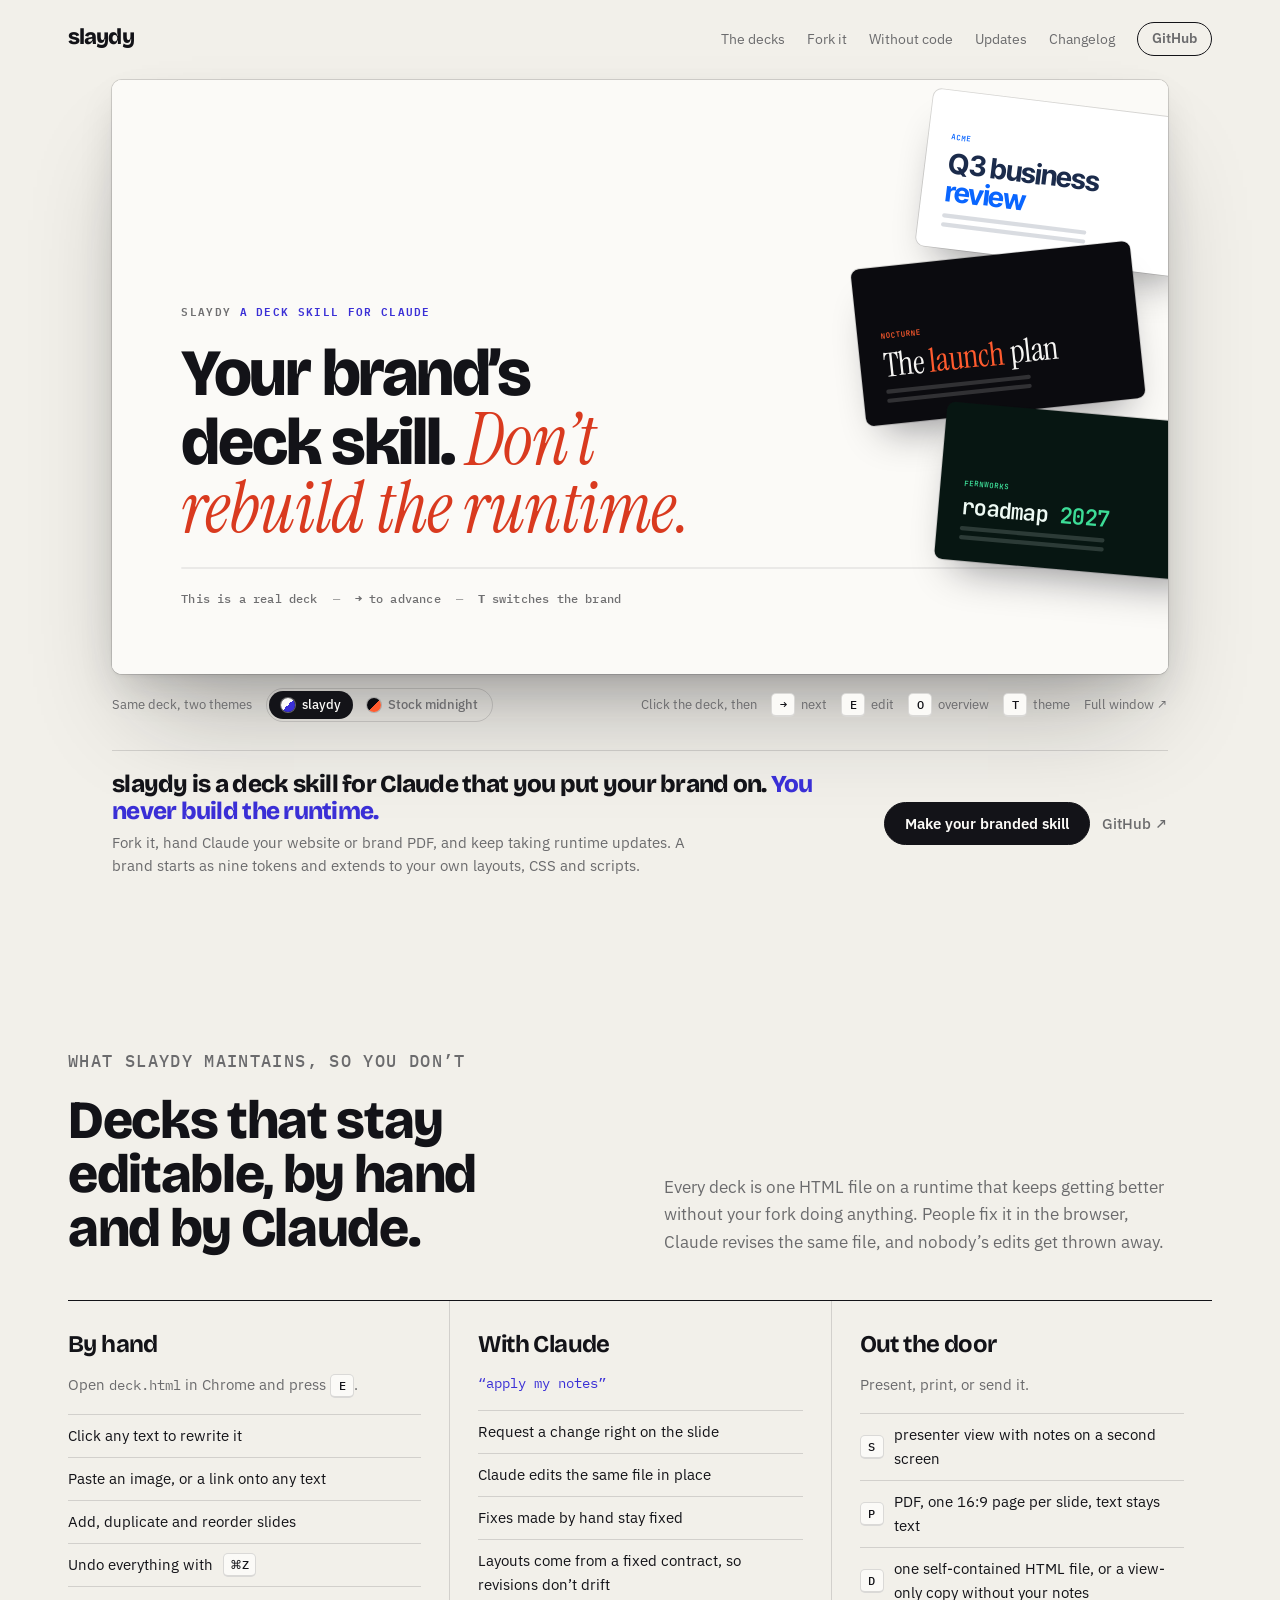
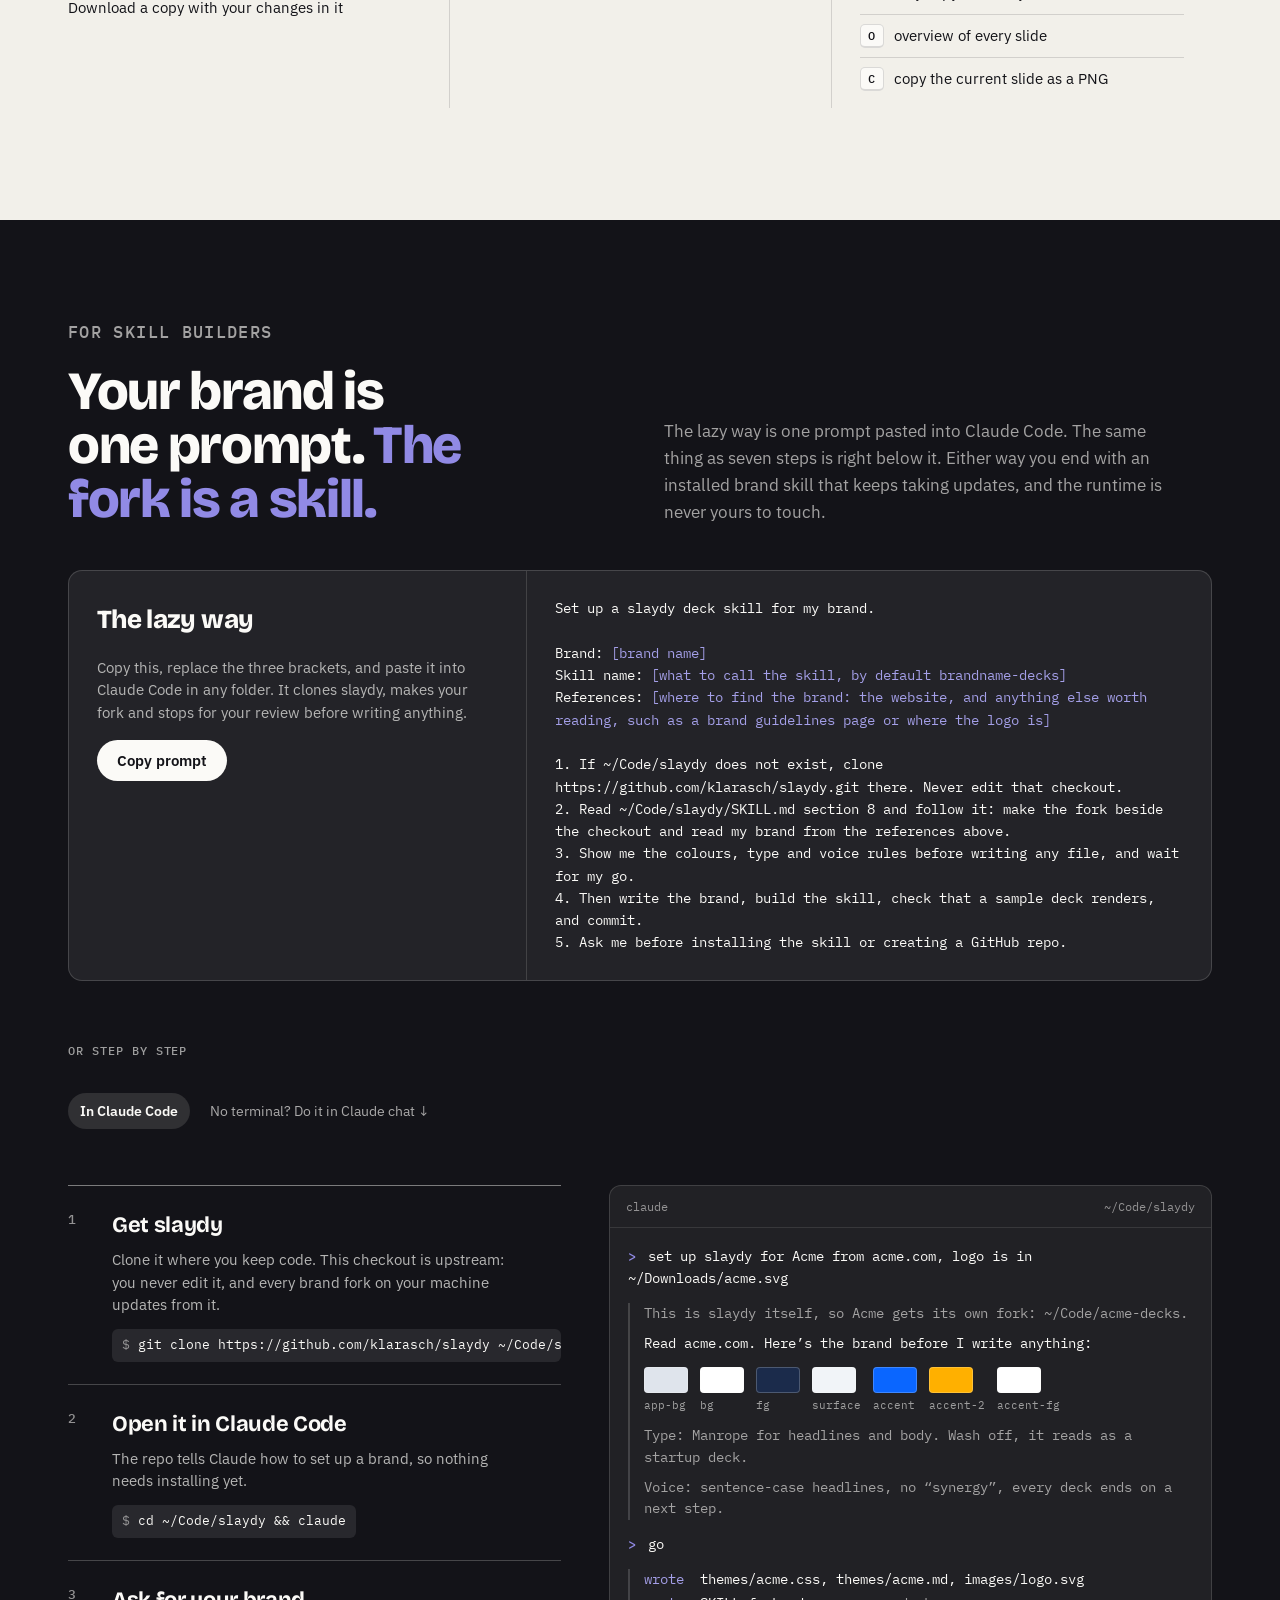
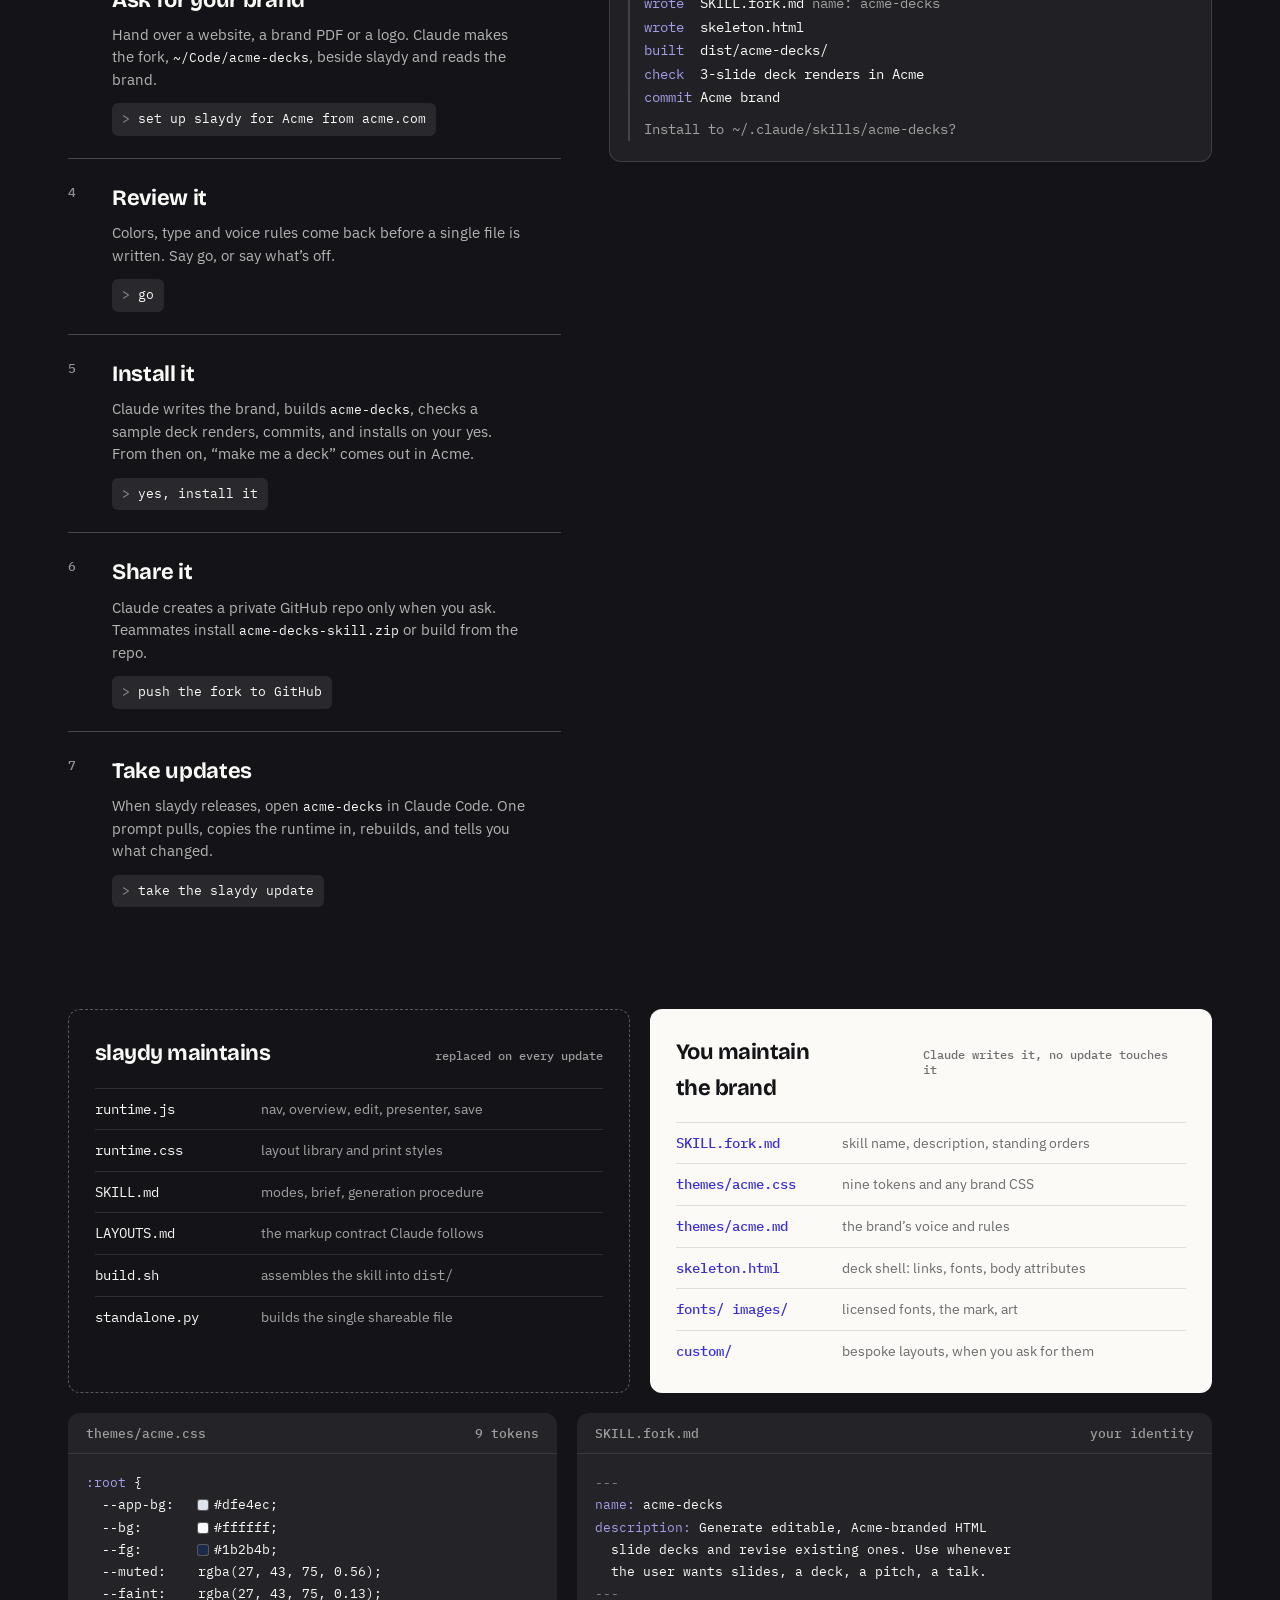
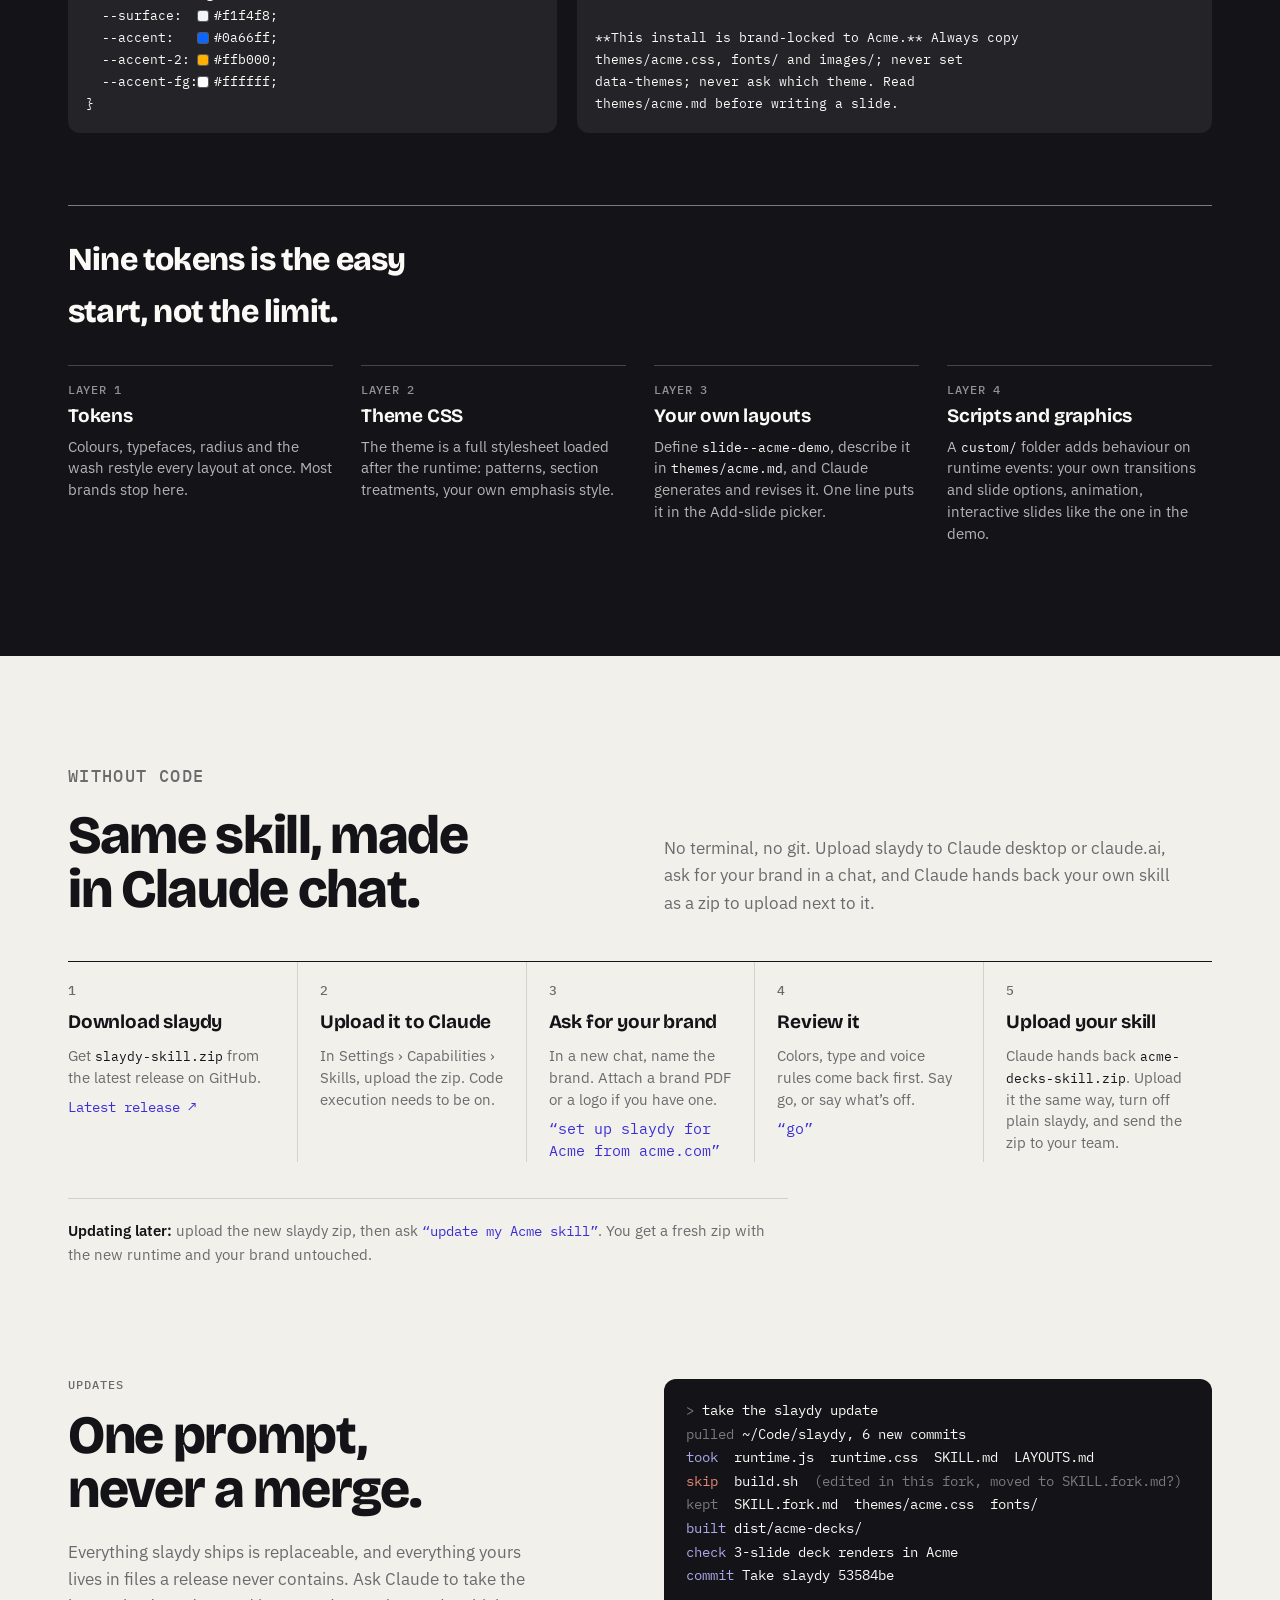
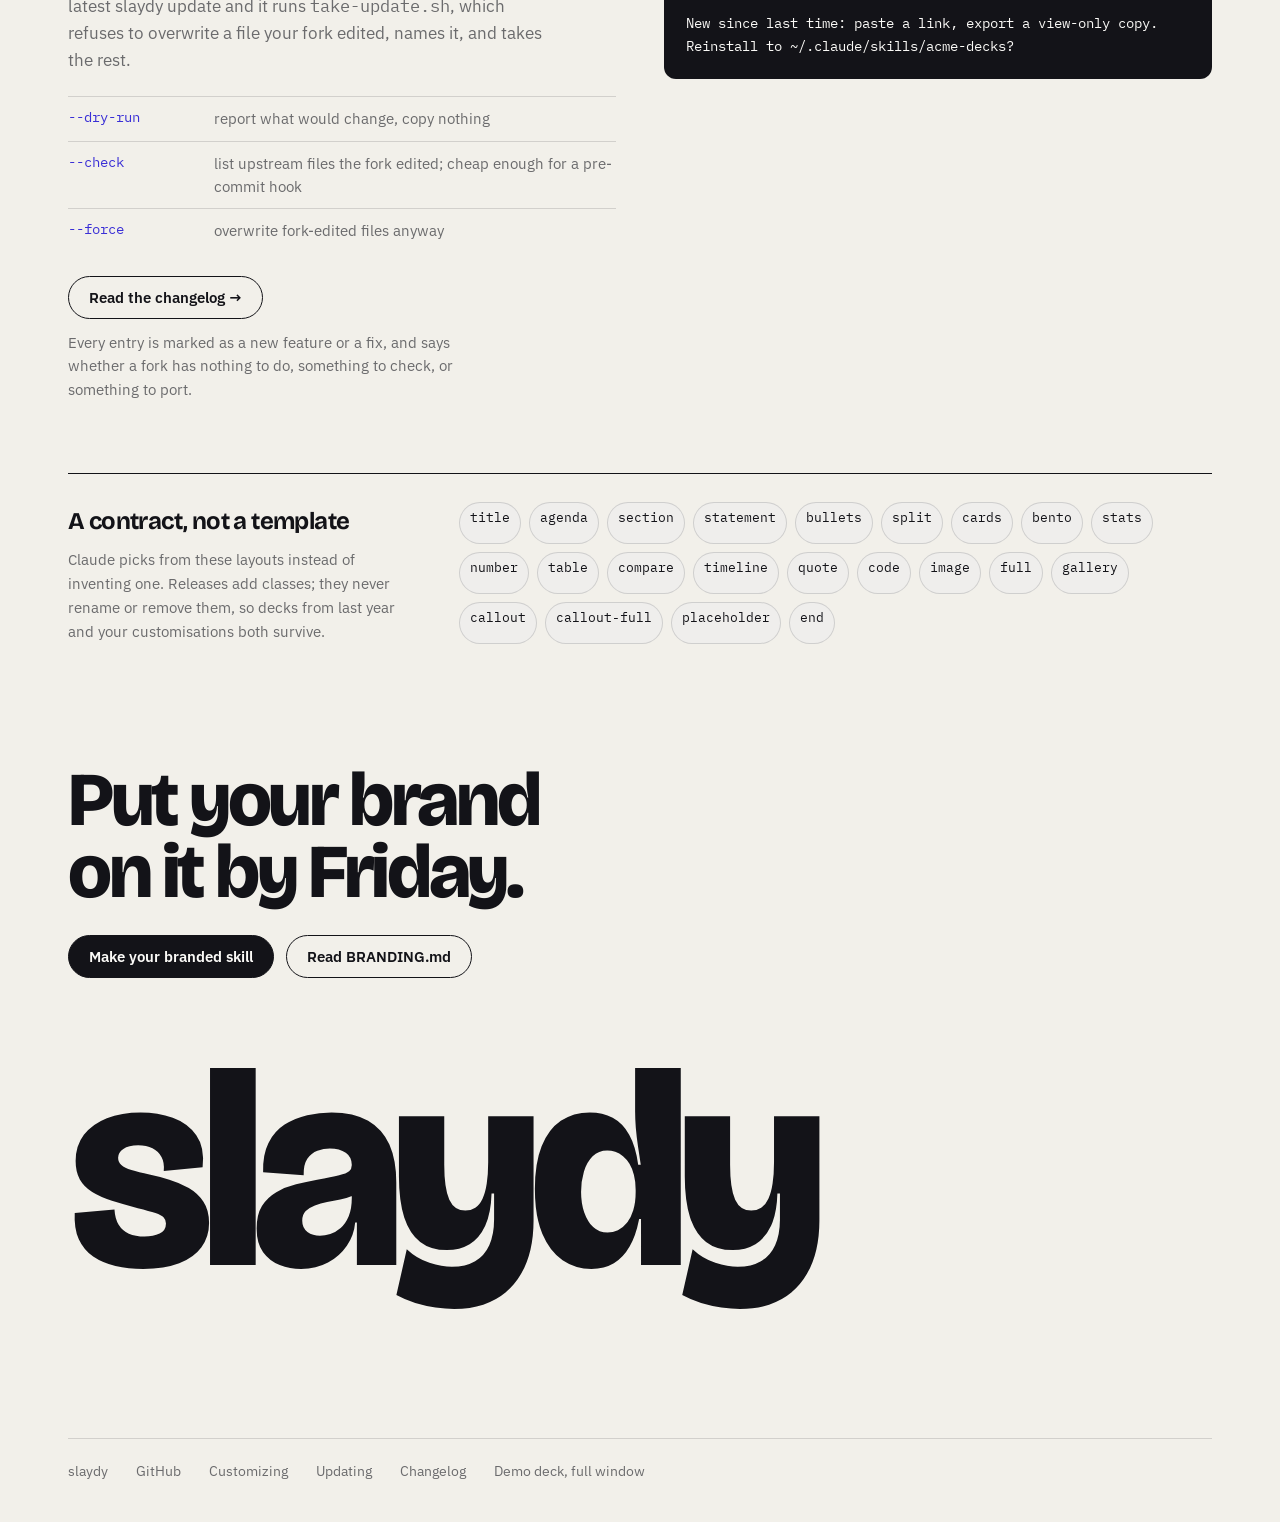
<file: site/index.html>
<!doctype html>
<html lang="en">
<head>
<meta charset="utf-8">
<meta name="viewport" content="width=device-width,initial-scale=1">
<title>slaydy — your brand's deck skill for Claude</title>
<meta name="description" content="slaydy is a Claude skill that writes decks as one HTML file your team can keep editing, by hand and with Claude. Fork it, hand Claude your brand, and keep taking runtime updates.">
<link rel="preconnect" href="https://fonts.googleapis.com">
<link rel="preconnect" href="https://fonts.gstatic.com" crossorigin>
<link rel="stylesheet" href="https://fonts.googleapis.com/css2?family=Bricolage+Grotesque:opsz,wght@12..96,400;12..96,600;12..96,800&family=IBM+Plex+Sans:wght@400;500;600&family=IBM+Plex+Mono:wght@400;500&family=Instrument+Serif:ital@1&family=Unbounded:wght@800&family=Space+Mono:wght@700&family=Fraunces:ital,opsz,wght@1,9..144,900&family=Syne:wght@800&display=swap">
<style>
:root{
  --desk:#e9e6df; --page:#f2f0ea; --paper:#fbfaf7; --ink:#131318; --accent:#3a2fd6; --mark:#d93a1f;
  --muted:color-mix(in srgb,var(--ink) 62%,var(--paper));
  --line:color-mix(in srgb,var(--ink) 14%,transparent);
  --soft:color-mix(in srgb,var(--ink) 5%,var(--paper));
  --f-display:"Bricolage Grotesque",ui-sans-serif,system-ui,sans-serif;
  --f-body:"IBM Plex Sans",ui-sans-serif,system-ui,sans-serif;
  --f-mono:"IBM Plex Mono",ui-monospace,Menlo,monospace;
  color-scheme:light;
}
*{box-sizing:border-box}
body{margin:0}
img{max-width:100%}
html{scroll-behavior:smooth}
body{background:var(--page);color:var(--ink);font:16px/1.6 var(--f-body);-webkit-font-smoothing:antialiased}
a{color:inherit}
:focus-visible{outline:2px solid var(--accent);outline-offset:3px;border-radius:3px}
.w{max-width:1200px;margin:0 auto;padding:0 28px}
code,kbd,pre,.mono{font-family:var(--f-mono)}
h1,h2,h3{font-family:var(--f-display);margin:0;text-wrap:balance;letter-spacing:-.025em}
p{margin:0}
.eyebrow{font:500 12px/1 var(--f-mono);letter-spacing:.08em;text-transform:uppercase;color:var(--muted)}

/* nav */
nav{display:flex;align-items:center;gap:28px;padding:22px 0}
.logo{font:800 22px/1 var(--f-display);letter-spacing:-.04em;text-decoration:none}

nav .links{display:flex;align-items:center;gap:22px;margin-left:auto;font-size:14px}
nav .links a{text-decoration:none;color:var(--muted)}
nav .links a:hover{color:var(--ink)}
.btn{display:inline-flex;align-items:center;gap:8px;font:600 15px/1 var(--f-body);text-decoration:none;padding:13px 20px;border-radius:99px;border:1px solid var(--ink);white-space:nowrap}
.btn--solid{background:var(--ink);color:var(--paper)}
.btn--solid:hover{background:var(--accent);border-color:var(--accent)}
.btn--sm{padding:9px 14px;font-size:13.5px}
@media (max-width:720px){nav .links a:not(.btn){display:none}}

/* hero: the deck is the hero, the pitch sits under it */
.hero{padding:2px 0 64px}
.desk{width:min(100%,max(560px,calc((100svh - 300px) * 16 / 9)));margin:0 auto;min-width:0;display:grid;gap:14px}
/* the deck snaps its scale to 16px steps: a frame on the same grid is filled exactly */
@supports (width:round(down,100px,16px)){.desk{width:round(down,min(100%,max(560px,calc((100svh - 300px) * 16 / 9))),16px)}}
@media (max-width:620px){.desk{width:100%}}
@supports (width:round(down,100px,16px)){@media (max-width:620px){.desk{width:round(down,100%,16px)}}}
.pitch{display:grid;grid-template-columns:minmax(0,1fr) auto;gap:16px 40px;align-items:center;margin-top:14px;padding-top:20px;border-top:1px solid var(--line)}
.pitch h1{font-size:clamp(20px,1.9vw,25px);line-height:1.15;font-weight:800;letter-spacing:-.03em;margin-bottom:6px;text-wrap:pretty}
.pitch h1 em{font-style:normal;color:var(--accent)}
.pitch .lede{font-size:15px;line-height:1.5;color:var(--muted);max-width:68ch}
.pitch .cta{display:flex;flex-wrap:wrap;gap:12px;align-items:center}
.pitch .cta a.link{font-weight:500;font-size:15px;text-decoration:none;color:var(--muted)}
.pitch .cta a.link:hover{color:var(--ink)}
@media (max-width:860px){.pitch{grid-template-columns:1fr}}
.desk .frame{aspect-ratio:16/9;border-radius:10px;overflow:hidden;background:var(--paper);box-shadow:0 0 0 1px var(--line),0 2px 4px color-mix(in srgb,var(--ink) 5%,transparent),0 18px 40px -8px color-mix(in srgb,var(--ink) 16%,transparent),0 60px 100px -30px color-mix(in srgb,var(--ink) 30%,transparent);transition:box-shadow .15s ease}
.desk .frame.focus{box-shadow:0 0 0 2px var(--accent),0 2px 4px color-mix(in srgb,var(--ink) 5%,transparent),0 18px 40px -8px color-mix(in srgb,var(--ink) 16%,transparent),0 60px 100px -30px color-mix(in srgb,var(--ink) 30%,transparent)}
.desk iframe{display:block;width:100%;height:100%;border:0}
.strip{display:flex;flex-wrap:wrap;gap:10px 22px;align-items:center;justify-content:space-between;font-size:13px;line-height:1.2;color:var(--muted)}
.strip .grp{display:flex;flex-wrap:wrap;gap:8px 14px;align-items:center}
.strip .sw2{display:inline-flex;gap:2px;padding:2px;border:1px solid var(--line);border-radius:99px}
.strip .sw2 button{display:inline-flex;align-items:center;gap:7px;font:500 13px/1 var(--f-body);color:var(--muted);background:none;border:0;border-radius:99px;padding:7px 12px;cursor:pointer}
.strip .sw2 button:hover{color:var(--ink)}
.strip .sw2 button[aria-checked=true]{background:var(--ink);color:var(--paper)}
.strip .chip{display:inline-block;width:14px;height:14px;border-radius:50%;box-shadow:0 0 0 1px color-mix(in srgb,currentColor 35%,transparent);flex:none}
.strip .keys button{display:inline-flex;gap:6px;align-items:center;font:400 13px/1 var(--f-body);color:var(--muted);background:none;border:0;padding:0;cursor:pointer}
.strip .keys button:hover{color:var(--ink)}
.strip a{text-decoration:none;color:var(--muted)}
.strip a:hover{color:var(--ink)}
kbd{display:inline-grid;place-items:center;min-width:24px;height:24px;padding:0 6px;border-radius:5px;background:var(--paper);color:var(--ink);border:1px solid var(--line);border-bottom-width:2px;font:500 12px var(--f-mono)}

/* sections */
section{padding:112px 0 0}
.sh{display:grid;grid-template-columns:minmax(0,1fr) minmax(0,1fr);gap:24px 48px;align-items:end;margin-bottom:44px}
.sh h2{font-size:clamp(32px,4.2vw,54px);line-height:1;font-weight:800}
.sh p{color:var(--muted);max-width:52ch;font-size:17px}
.sh .eyebrow{grid-column:1/-1}
@media (max-width:860px){.sh{grid-template-columns:1fr}}

/* modes */
.modes{display:grid;grid-template-columns:repeat(3,minmax(0,1fr));border-top:1px solid var(--ink)}
.mode{padding:24px 28px 8px 0;display:grid;gap:10px;align-content:start}
.mode + .mode{padding-left:28px;border-left:1px solid var(--line)}
.mode h3{font-size:24px;font-weight:700}
.mode .say{font:400 14px/1.5 var(--f-mono);color:var(--accent)}
.mode p{color:var(--muted);font-size:15px}
.fl{list-style:none;margin:6px 0 0;padding:0;display:grid}
.fl li{padding:9px 0;border-top:1px solid var(--line);font-size:15px;display:flex;gap:10px;align-items:center}
.mode p code{font-size:14px}
.feats{margin-top:48px;display:grid;grid-template-columns:repeat(auto-fill,minmax(260px,1fr));gap:28px 36px}
.feat{display:grid;grid-template-columns:auto 1fr;gap:4px 14px;align-items:baseline}
.feat kbd{grid-row:span 2;background:var(--soft)}
.feat h4{margin:0;font:600 15.5px/1.3 var(--f-body)}
.feat p{grid-column:2;color:var(--muted);font-size:14.5px;line-height:1.5}
@media (max-width:760px){.modes{grid-template-columns:1fr}.mode + .mode{padding-left:0;border-left:0;border-top:1px solid var(--line)}}

/* fork */
.fork{background:var(--ink);color:var(--paper);margin-top:112px;padding:104px 0 112px}
.fork section{padding-top:0}
.fork .sh p,.fork .eyebrow{color:color-mix(in srgb,var(--paper) 62%,var(--ink))}
.fork .sh h2 em{font-style:normal;color:color-mix(in srgb,var(--accent) 55%,var(--paper))}
.how{display:grid;grid-template-columns:minmax(0,.9fr) minmax(0,1.1fr);gap:48px;align-items:start}
.steps{list-style:none;margin:0;padding:0;display:grid;counter-reset:s}
.steps li{counter-increment:s;display:grid;grid-template-columns:32px 1fr;gap:6px 12px;padding:22px 0;border-top:1px solid color-mix(in srgb,var(--paper) 22%,transparent)}
.steps li:first-child{border-top-color:color-mix(in srgb,var(--paper) 45%,transparent)}
.steps li::before{content:counter(s);grid-row:span 3;font:500 13px/1.9 var(--f-mono);color:color-mix(in srgb,var(--paper) 55%,var(--ink))}
.steps h3{font-size:22px;font-weight:700;letter-spacing:-.015em}
.steps p{font-size:15px;line-height:1.5;color:color-mix(in srgb,var(--paper) 70%,var(--ink));max-width:46ch}
.steps code{font-size:13px;color:var(--paper)}
.steps .cmd::before{content:"> ";opacity:.5}
.steps .cmd.shell::before{content:"$ "}
.steps .cmd{justify-self:start;margin-top:6px;font-size:13px;padding:6px 10px;border-radius:6px;background:color-mix(in srgb,var(--paper) 9%,transparent);overflow-x:auto;max-width:100%;white-space:nowrap}
.cc{position:sticky;top:24px;border-radius:12px;background:color-mix(in srgb,var(--paper) 6%,var(--ink));border:1px solid color-mix(in srgb,var(--paper) 14%,transparent);overflow:hidden;font:400 13.5px/1.6 var(--f-mono);color:var(--paper)}
.cc-top{display:flex;justify-content:space-between;padding:11px 16px;font-size:12px;color:color-mix(in srgb,var(--paper) 55%,var(--ink));border-bottom:1px solid color-mix(in srgb,var(--paper) 10%,transparent)}
.cc-body{padding:18px 18px 20px;display:grid;gap:14px;overflow-x:auto}
.cc p{margin:0}
.cc .you b{color:color-mix(in srgb,var(--accent) 55%,var(--paper));font-weight:500;margin-right:4px}
.cc .cl{display:grid;gap:8px;padding-left:14px;border-left:2px solid color-mix(in srgb,var(--paper) 16%,transparent)}
.cc .dim{color:color-mix(in srgb,var(--paper) 62%,var(--ink))}
.cc .ok{color:color-mix(in srgb,var(--accent) 45%,var(--paper));display:inline-block;min-width:6ch}
.cc .files2{gap:2px}
.toks{display:flex;flex-wrap:wrap;gap:10px 12px;margin:4px 0}
.toks span{display:grid;gap:4px;font-size:10.5px;color:color-mix(in srgb,var(--paper) 60%,var(--ink))}
.toks i{display:block;width:44px;height:26px;border-radius:4px;box-shadow:inset 0 0 0 1px color-mix(in srgb,var(--paper) 22%,transparent)}
@media (max-width:900px){.how{grid-template-columns:1fr;gap:28px}}

.lazy{margin-bottom:64px;border-radius:14px;background:color-mix(in srgb,var(--paper) 7%,var(--ink));border:1px solid color-mix(in srgb,var(--paper) 16%,transparent);display:grid;grid-template-columns:minmax(0,.8fr) minmax(0,1.2fr)}
.lazy .ask{padding:28px;display:grid;gap:16px;align-content:start}
.lazy h3{font-size:26px;font-weight:800}
.lazy .ask p{font-size:15px;line-height:1.5;color:color-mix(in srgb,var(--paper) 70%,var(--ink))}
.lazy pre{margin:0;padding:26px 28px;border-left:1px solid color-mix(in srgb,var(--paper) 14%,transparent);font:400 13.5px/1.65 var(--f-mono);color:var(--paper);white-space:pre-wrap;overflow-wrap:anywhere;min-width:0}
.lazy pre mark{background:none;color:color-mix(in srgb,var(--accent) 45%,var(--paper))}
.lazy .copy{justify-self:start;font:600 15px/1 var(--f-body);color:var(--ink);background:var(--paper);border:0;border-radius:99px;padding:13px 20px;cursor:pointer;min-width:14ch}
.lazy .copy:hover{background:color-mix(in srgb,var(--accent) 30%,var(--paper))}
.or{grid-column:1/-1;font:500 12px/1 var(--f-mono);letter-spacing:.08em;text-transform:uppercase;color:color-mix(in srgb,var(--paper) 60%,var(--ink));margin-bottom:-28px}
@media (max-width:900px){.lazy{grid-template-columns:1fr}.lazy pre{border-left:0;border-top:1px solid color-mix(in srgb,var(--paper) 14%,transparent)}.or{margin-bottom:0}}

.split{margin-top:80px;display:grid;grid-template-columns:minmax(0,1fr) minmax(0,1fr);gap:20px}
.col{border-radius:12px;padding:26px 26px 22px;display:grid;gap:16px;align-content:start}
.col.theirs{border:1px dashed color-mix(in srgb,var(--paper) 30%,transparent)}
.col.yours{background:var(--paper);color:var(--ink)}
.col header{display:flex;justify-content:space-between;align-items:baseline;gap:12px}
.col h3{font-size:22px;font-weight:700}
.col header span{font:500 12px var(--f-mono);color:color-mix(in srgb,currentColor 60%,transparent)}
.files{list-style:none;margin:0;padding:0;display:grid}
.files li{display:grid;grid-template-columns:minmax(150px,auto) 1fr;gap:16px;padding:9px 0;border-top:1px solid color-mix(in srgb,currentColor 12%,transparent);font-size:14px;align-items:baseline}
.files code{font-size:13.5px}
.files li span{color:color-mix(in srgb,currentColor 62%,transparent)}
.yours .files code{color:var(--accent);font-weight:500}
@media (max-width:860px){.split{grid-template-columns:1fr}.files li{grid-template-columns:1fr;gap:2px}}

.code2{margin-top:20px;display:grid;grid-template-columns:minmax(0,1fr) minmax(0,1.3fr);gap:20px}
.pane{border-radius:12px;background:color-mix(in srgb,var(--paper) 7%,var(--ink));overflow:hidden}
.pane .t{display:flex;justify-content:space-between;padding:12px 18px;font:500 12.5px var(--f-mono);color:color-mix(in srgb,var(--paper) 60%,var(--ink));border-bottom:1px solid color-mix(in srgb,var(--paper) 10%,transparent)}
.pane pre{margin:0;padding:18px;overflow-x:auto;font-size:13px;line-height:1.7;color:var(--paper)}
.pane .c{color:color-mix(in srgb,var(--paper) 45%,var(--ink))}
.pane .k{color:color-mix(in srgb,var(--accent) 45%,var(--paper))}
.pane .sw{display:inline-block;width:10px;height:10px;border-radius:2px;vertical-align:-1px;margin-right:6px;box-shadow:0 0 0 1px color-mix(in srgb,var(--paper) 25%,transparent)}
@media (max-width:860px){.code2{grid-template-columns:1fr}}

.ladder{margin-top:72px;border-top:1px solid color-mix(in srgb,var(--paper) 45%,transparent);padding-top:28px;display:grid;gap:28px}
.ladder h3{font-size:clamp(24px,2.6vw,32px);font-weight:800;max-width:24ch}
.ladder ol{list-style:none;margin:0;padding:0;display:grid;grid-template-columns:repeat(4,minmax(0,1fr));gap:0 28px;counter-reset:l}
.ladder li{counter-increment:l;display:grid;gap:8px;align-content:start;padding-top:16px;border-top:1px solid color-mix(in srgb,var(--paper) 22%,transparent)}
.ladder li::before{content:"Layer " counter(l);font:500 12px var(--f-mono);letter-spacing:.06em;text-transform:uppercase;color:color-mix(in srgb,var(--paper) 55%,var(--ink))}
.ladder h4{margin:0;font:700 19px/1.2 var(--f-display);letter-spacing:-.01em}
.ladder p{font-size:14.5px;line-height:1.5;color:color-mix(in srgb,var(--paper) 70%,var(--ink))}
.ladder code{font-size:13px;color:var(--paper)}
@media (max-width:900px){.ladder ol{grid-template-columns:repeat(2,minmax(0,1fr));gap:24px 28px}}
@media (max-width:560px){.ladder ol{grid-template-columns:1fr}}

/* updates */
.upd{display:grid;grid-template-columns:minmax(0,1fr) minmax(0,1fr);gap:48px;align-items:start}
.term{background:var(--ink);color:var(--paper);border-radius:12px;padding:20px 22px;font:400 13.5px/1.75 var(--f-mono);overflow-x:auto;white-space:pre}
.term .p{color:color-mix(in srgb,var(--paper) 45%,var(--ink))}
.term .ok{color:color-mix(in srgb,var(--accent) 40%,var(--paper))}
.term .skip{color:color-mix(in srgb,var(--mark) 60%,var(--paper))}
.flags{list-style:none;margin:22px 0 0;padding:0;display:grid}
.flags li{display:grid;grid-template-columns:130px 1fr;gap:16px;padding:10px 0;border-top:1px solid var(--line);font-size:14.5px}
.flags code{font-size:13.5px;color:var(--accent)}
.flags span{color:var(--muted)}
@media (max-width:860px){.upd{grid-template-columns:1fr}}

.contract{margin-top:72px;border-top:1px solid var(--ink);padding-top:28px;display:grid;grid-template-columns:minmax(0,1fr) minmax(0,2.2fr);gap:24px 48px}
.contract h3{font-size:24px;font-weight:700;margin-bottom:8px}
.contract p{color:var(--muted);font-size:15px}
.chips{display:flex;flex-wrap:wrap;gap:8px}
.chips code{font-size:13px;padding:5px 10px;border-radius:99px;background:var(--soft);border:1px solid var(--line)}
@media (max-width:860px){.contract{grid-template-columns:1fr}}

.end{padding:120px 0 40px;display:grid;gap:26px;justify-items:start}
.end h2{font-size:clamp(40px,6vw,76px);line-height:.95;font-weight:800;letter-spacing:-.045em;max-width:14ch}
footer{border-top:1px solid var(--line);padding:22px 0 40px;display:flex;flex-wrap:wrap;gap:12px 28px;font-size:13.5px;color:var(--muted)}
footer a{text-decoration:none}
footer a:hover{color:var(--ink)}



/* paths + chat guide */
.paths{grid-column:1/-1;display:flex;flex-wrap:wrap;gap:8px 20px;align-items:center;margin-bottom:8px;font-size:14px}
.paths .on{font-weight:600;padding:7px 12px;border-radius:99px;background:color-mix(in srgb,var(--paper) 12%,transparent)}
.paths a{color:color-mix(in srgb,var(--paper) 65%,var(--ink));text-decoration:none}
.paths a:hover{color:var(--paper)}
.steps2{list-style:none;margin:0;padding:0;display:grid;grid-template-columns:repeat(5,minmax(0,1fr));counter-reset:c;border-top:1px solid var(--ink)}
.steps2 li{counter-increment:c;padding:20px 22px 0 0;display:grid;gap:8px;align-content:start}
.steps2 li + li{padding-left:22px;border-left:1px solid var(--line)}
.steps2 li::before{content:counter(c);font:500 13px var(--f-mono);color:var(--muted)}
.steps2 h3{font-size:19px;font-weight:700;letter-spacing:-.01em}
.steps2 p{font-size:14.5px;line-height:1.5;color:var(--muted)}
.steps2 code{font-size:13px;color:var(--ink)}
.say{font:400 13.5px/1.5 var(--f-mono);color:var(--accent);text-decoration:none}
.steps2 p.say{color:var(--accent)}
.later{margin-top:36px;padding-top:20px;border-top:1px solid var(--line);color:var(--muted);font-size:15px;max-width:80ch}
.later b{color:var(--ink);font-weight:600}
@media (max-width:980px){.steps2{grid-template-columns:repeat(2,minmax(0,1fr));gap:0 22px}.steps2 li + li{padding-left:0;border-left:0}.steps2 li{border-top:1px solid var(--line);padding-bottom:20px}}
@media (max-width:560px){.steps2{grid-template-columns:1fr}}
/* wordmark */
.slay{display:inline-block;transition:opacity .13s ease,filter .13s ease,transform .13s ease;will-change:opacity}
.slay.out{opacity:0;filter:blur(4px);transform:translateY(.06em)}
.logo{display:inline-flex;align-items:baseline;height:26px}
.word{font:800 clamp(96px,22vw,300px)/1 var(--f-display);letter-spacing:-.05em;margin:28px 0 0;height:1.3em;display:flex;align-items:baseline;white-space:nowrap;overflow:visible}


@media (prefers-reduced-motion:reduce){.slay{transition:none}}
@media (prefers-reduced-motion:reduce){html{scroll-behavior:auto}}
</style>
</head>
<body>

<div class="w">
  <nav>
    <a class="logo" href="#top" aria-label="slaydy"><span class="slay" data-slay="hover" style="color:inherit">slay</span>dy</a>
    <div class="links">
      <a href="#decks">The decks</a>
      <a href="#fork">Fork it</a>
      <a href="#chat">Without code</a>
      <a href="#updates">Updates</a>
      <a href="changelog.html">Changelog</a>
      <a class="btn btn--sm" href="https://github.com/klarasch/slaydy">GitHub</a>
    </div>
  </nav>

  <header class="hero" id="top">
    <div class="desk" aria-label="Live slaydy demo deck">
      <div class="frame" id="frame"><iframe id="deck" src="demo.html" title="slaydy demo deck" loading="eager"></iframe></div>
      <div class="strip">
        <div class="grp">
          <span id="theme-label">Same deck, two themes</span>
          <div class="sw2" role="radiogroup" aria-labelledby="theme-label">
            <button type="button" role="radio" aria-checked="true" data-theme="slaydy"><i class="chip" style="background:linear-gradient(135deg,#fbfaf7 50%,#3a2fd6 50%)"></i>slaydy</button>
            <button type="button" role="radio" aria-checked="false" data-theme="midnight"><i class="chip" style="background:linear-gradient(135deg,#0b0b0f 50%,#ff5b2e 50%)"></i>Stock midnight</button>
          </div>
        </div>
        <div class="grp keys">
          <span>Click the deck, then</span>
          <button type="button" data-key="ArrowRight"><kbd>→</kbd> next</button>
          <button type="button" data-key="e"><kbd>E</kbd> edit</button>
          <button type="button" data-key="o"><kbd>O</kbd> overview</button>
          <button type="button" data-key="t"><kbd>T</kbd> theme</button>
          <a href="demo.html" target="_blank" rel="noopener">Full window ↗</a>
        </div>
      </div>
      <div class="pitch">
        <div>
          <h1>slaydy is a deck skill for Claude that you put your brand on. <em>You never build the runtime.</em></h1>
          <p class="lede">Fork it, hand Claude your website or brand PDF, and keep taking runtime updates. A brand starts as nine tokens and extends to your own layouts, CSS and scripts.</p>
        </div>
        <div class="cta">
          <a class="btn btn--solid" href="#fork">Make your branded skill</a>
          <a class="link" href="https://github.com/klarasch/slaydy">GitHub ↗</a>
        </div>
      </div>
    </div>
  </header>

</div>

<div class="w">
<section id="decks">
  <div class="sh">
    <p class="eyebrow">What slaydy maintains, so you don’t</p>
    <h2>Decks that stay editable, by hand and by Claude.</h2>
    <p>Every deck is one HTML file on a runtime that keeps getting better without your fork doing anything. People fix it in the browser, Claude revises the same file, and nobody’s edits get thrown away.</p>
  </div>
  <div class="modes">
    <div class="mode">
      <h3>By hand</h3>
      <p>Open <code>deck.html</code> in Chrome and press <kbd>E</kbd>.</p>
      <ul class="fl">
        <li>Click any text to rewrite it</li>
        <li>Paste an image, or a link onto any text</li>
        <li>Add, duplicate and reorder slides</li>
        <li>Undo everything with <kbd>⌘Z</kbd></li>
        <li>Download a copy with your changes in it</li>
      </ul>
    </div>
    <div class="mode">
      <h3>With Claude</h3>
      <p class="say">“apply my notes”</p>
      <ul class="fl">
        <li>Request a change right on the slide</li>
        <li>Claude edits the same file in place</li>
        <li>Fixes made by hand stay fixed</li>
        <li>Layouts come from a fixed contract, so revisions don’t drift</li>
      </ul>
    </div>
    <div class="mode">
      <h3>Out the door</h3>
      <p>Present, print, or send it.</p>
      <ul class="fl">
        <li><kbd>S</kbd> presenter view with notes on a second screen</li>
        <li><kbd>P</kbd> PDF, one 16:9 page per slide, text stays text</li>
        <li><kbd>D</kbd> one self-contained HTML file, or a view-only copy without your notes</li>
        <li><kbd>O</kbd> overview of every slide</li>
        <li><kbd>C</kbd> copy the current slide as a PNG</li>
      </ul>
    </div>
  </div>
</section>
</div>

<div class="fork" id="fork">
<div class="w">
<section>
  <div class="sh">
    <p class="eyebrow">For skill builders</p>
    <h2>Your brand is one prompt. <em>The fork is a skill.</em></h2>
    <p>The lazy way is one prompt pasted into Claude Code. The same thing as seven steps is right below it. Either way you end with an installed brand skill that keeps taking updates, and the runtime is never yours to touch.</p>
  </div>
  <div class="lazy" id="lazy">
    <div class="ask">
      <h3>The lazy way</h3>
      <p>Copy this, replace the three brackets, and paste it into Claude Code in any folder. It clones slaydy, makes your fork and stops for your review before writing anything.</p>
      <button type="button" class="copy" id="lz-copy">Copy prompt</button>
    </div>
    <pre class="out" id="lz-prompt" tabindex="0" aria-label="Setup prompt">Set up a slaydy deck skill for my brand.

Brand: <mark>[brand name]</mark>
Skill name: <mark>[what to call the skill, by default brandname-decks]</mark>
References: <mark>[where to find the brand: the website, and anything else worth reading, such as a brand guidelines page or where the logo is]</mark>

1. If ~/Code/slaydy does not exist, clone https://github.com/klarasch/slaydy.git there. Never edit that checkout.
2. Read ~/Code/slaydy/SKILL.md section 8 and follow it: make the fork beside the checkout and read my brand from the references above.
3. Show me the colours, type and voice rules before writing any file, and wait for my go.
4. Then write the brand, build the skill, check that a sample deck renders, and commit.
5. Ask me before installing the skill or creating a GitHub repo.</pre>
  </div>
  <div class="how" id="code">
    <p class="or">Or step by step</p>
    <div class="paths"><span class="on">In Claude Code</span><a href="#chat">No terminal? Do it in Claude chat ↓</a></div>
    <ol class="steps">
      <li><h3>Get slaydy</h3><p>Clone it where you keep code. This checkout is upstream: you never edit it, and every brand fork on your machine updates from it.</p><code class="cmd shell">git clone https://github.com/klarasch/slaydy ~/Code/slaydy</code></li>
      <li><h3>Open it in Claude Code</h3><p>The repo tells Claude how to set up a brand, so nothing needs installing yet.</p><code class="cmd shell">cd ~/Code/slaydy &amp;&amp; claude</code></li>
      <li><h3>Ask for your brand</h3><p>Hand over a website, a brand PDF or a logo. Claude makes the fork, <code>~/Code/acme-decks</code>, beside slaydy and reads the brand.</p><code class="cmd">set up slaydy for Acme from acme.com</code></li>
      <li><h3>Review it</h3><p>Colors, type and voice rules come back before a single file is written. Say go, or say what’s off.</p><code class="cmd">go</code></li>
      <li><h3>Install it</h3><p>Claude writes the brand, builds <code>acme-decks</code>, checks a sample deck renders, commits, and installs on your yes. From then on, “make me a deck” comes out in Acme.</p><code class="cmd">yes, install it</code></li>
      <li><h3>Share it</h3><p>Claude creates a private GitHub repo only when you ask. Teammates install <code>acme-decks-skill.zip</code> or build from the repo.</p><code class="cmd">push the fork to GitHub</code></li>
      <li><h3>Take updates</h3><p>When slaydy releases, open <code>acme-decks</code> in Claude Code. One prompt pulls, copies the runtime in, rebuilds, and tells you what changed.</p><code class="cmd">take the slaydy update</code></li>
    </ol>
    <div class="cc" role="img" aria-label="Example Claude Code session setting up the Acme brand">
      <div class="cc-top"><span>claude</span><span>~/Code/slaydy</span></div>
      <div class="cc-body">
        <p class="you"><b>&gt;</b> set up slaydy for Acme from acme.com, logo is in ~/Downloads/acme.svg</p>
        <div class="cl">
          <p class="dim">This is slaydy itself, so Acme gets its own fork: ~/Code/acme-decks.</p>
          <p>Read acme.com. Here’s the brand before I write anything:</p>
          <div class="toks">
            <span><i style="background:#dfe4ec"></i>app-bg</span><span><i style="background:#ffffff"></i>bg</span><span><i style="background:#1b2b4b"></i>fg</span><span><i style="background:#f1f4f8"></i>surface</span><span><i style="background:#0a66ff"></i>accent</span><span><i style="background:#ffb000"></i>accent-2</span><span><i style="background:#ffffff"></i>accent-fg</span>
          </div>
          <p class="dim">Type: Manrope for headlines and body. Wash off, it reads as a startup deck.</p>
          <p class="dim">Voice: sentence-case headlines, no “synergy”, every deck ends on a next step.</p>
        </div>
        <p class="you"><b>&gt;</b> go</p>
        <div class="cl files2">
          <p><span class="ok">wrote</span> themes/acme.css, themes/acme.md, images/logo.svg</p>
          <p><span class="ok">wrote</span> SKILL.fork.md <span class="dim">name: acme-decks</span></p>
          <p><span class="ok">wrote</span> skeleton.html</p>
          <p><span class="ok">built</span> dist/acme-decks/</p>
          <p><span class="ok">check</span> 3-slide deck renders in Acme</p>
          <p><span class="ok">commit</span> Acme brand</p>
          <p class="dim" style="margin-top:8px">Install to ~/.claude/skills/acme-decks?</p>
        </div>
      </div>
    </div>
  </div>

  <div class="split">
    <div class="col theirs">
      <header><h3>slaydy maintains</h3><span>replaced on every update</span></header>
      <ul class="files">
        <li><code>runtime.js</code><span>nav, overview, edit, presenter, save</span></li>
        <li><code>runtime.css</code><span>layout library and print styles</span></li>
        <li><code>SKILL.md</code><span>modes, brief, generation procedure</span></li>
        <li><code>LAYOUTS.md</code><span>the markup contract Claude follows</span></li>
        <li><code>build.sh</code><span>assembles the skill into <code>dist/</code></span></li>
        <li><code>standalone.py</code><span>builds the single shareable file</span></li>
      </ul>
    </div>
    <div class="col yours">
      <header><h3>You maintain the brand</h3><span>Claude writes it, no update touches it</span></header>
      <ul class="files">
        <li><code>SKILL.fork.md</code><span>skill name, description, standing orders</span></li>
        <li><code>themes/acme.css</code><span>nine tokens and any brand CSS</span></li>
        <li><code>themes/acme.md</code><span>the brand’s voice and rules</span></li>
        <li><code>skeleton.html</code><span>deck shell: links, fonts, body attributes</span></li>
        <li><code>fonts/ images/</code><span>licensed fonts, the mark, art</span></li>
        <li><code>custom/</code><span>bespoke layouts, when you ask for them</span></li>
      </ul>
    </div>
  </div>

  <div class="code2">
    <div class="pane">
      <div class="t"><span>themes/acme.css</span><span>9 tokens</span></div>
<pre><span class="k">:root</span> {
  --app-bg:   <span class="sw" style="background:#dfe4ec"></span>#dfe4ec;
  --bg:       <span class="sw" style="background:#ffffff"></span>#ffffff;
  --fg:       <span class="sw" style="background:#1b2b4b"></span>#1b2b4b;
  --muted:    rgba(27, 43, 75, 0.56);
  --faint:    rgba(27, 43, 75, 0.13);
  --surface:  <span class="sw" style="background:#f1f4f8"></span>#f1f4f8;
  --accent:   <span class="sw" style="background:#0a66ff"></span>#0a66ff;
  --accent-2: <span class="sw" style="background:#ffb000"></span>#ffb000;
  --accent-fg:<span class="sw" style="background:#ffffff"></span>#ffffff;
}</pre>
    </div>
    <div class="pane">
      <div class="t"><span>SKILL.fork.md</span><span>your identity</span></div>
<pre><span class="c">---</span>
<span class="k">name:</span> acme-decks
<span class="k">description:</span> Generate editable, Acme-branded HTML
  slide decks and revise existing ones. Use whenever
  the user wants slides, a deck, a pitch, a talk.
<span class="c">---</span>

**This install is brand-locked to Acme.** Always copy
themes/acme.css, fonts/ and images/; never set
data-themes; never ask which theme. Read
themes/acme.md before writing a slide.</pre>
    </div>
  </div>
  <div class="ladder">
    <h3>Nine tokens is the easy start, not the limit.</h3>
    <ol>
      <li><h4>Tokens</h4><p>Colours, typefaces, radius and the wash restyle every layout at once. Most brands stop here.</p></li>
      <li><h4>Theme CSS</h4><p>The theme is a full stylesheet loaded after the runtime: patterns, section treatments, your own emphasis style.</p></li>
      <li><h4>Your own layouts</h4><p>Define <code>slide--acme-demo</code>, describe it in <code>themes/acme.md</code>, and Claude generates and revises it. One line puts it in the Add-slide picker.</p></li>
      <li><h4>Scripts and graphics</h4><p>A <code>custom/</code> folder adds behaviour on runtime events: your own transitions and slide options, animation, interactive slides like the one in the demo.</p></li>
    </ol>
  </div>
</section>
</div>
</div>

<div class="w">
<section id="chat">
  <div class="sh">
    <p class="eyebrow">Without code</p>
    <h2>Same skill, made in Claude chat.</h2>
    <p>No terminal, no git. Upload slaydy to Claude desktop or claude.ai, ask for your brand in a chat, and Claude hands back your own skill as a zip to upload next to it.</p>
  </div>
  <ol class="steps2">
    <li><h3>Download slaydy</h3><p>Get <code>slaydy-skill.zip</code> from the latest release on GitHub.</p><a class="say" href="https://github.com/klarasch/slaydy/releases/latest">Latest release ↗</a></li>
    <li><h3>Upload it to Claude</h3><p>In Settings › Capabilities › Skills, upload the zip. Code execution needs to be on.</p></li>
    <li><h3>Ask for your brand</h3><p>In a new chat, name the brand. Attach a brand PDF or a logo if you have one.</p><p class="say">“set up slaydy for Acme from acme.com”</p></li>
    <li><h3>Review it</h3><p>Colors, type and voice rules come back first. Say go, or say what’s off.</p><p class="say">“go”</p></li>
    <li><h3>Upload your skill</h3><p>Claude hands back <code>acme-decks-skill.zip</code>. Upload it the same way, turn off plain slaydy, and send the zip to your team.</p></li>
  </ol>
  <p class="later"><b>Updating later:</b> upload the new slaydy zip, then ask <span class="say">“update my Acme skill”</span>. You get a fresh zip with the new runtime and your brand untouched.</p>
</section>
</div>

<div class="w">
<section id="updates">
  <div class="upd">
    <div>
      <p class="eyebrow" style="margin-bottom:18px">Updates</p>
      <h2 style="font-size:clamp(32px,4.2vw,54px);line-height:1;font-weight:800;margin-bottom:22px">One prompt, never a merge.</h2>
      <p style="color:var(--muted);font-size:17px;max-width:48ch">Everything slaydy ships is replaceable, and everything yours lives in files a release never contains. Ask Claude to take the latest slaydy update and it runs <code>take-update.sh</code>, which refuses to overwrite a file your fork edited, names it, and takes the rest.</p>
      <ul class="flags">
        <li><code>--dry-run</code><span>report what would change, copy nothing</span></li>
        <li><code>--check</code><span>list upstream files the fork edited; cheap enough for a pre-commit hook</span></li>
        <li><code>--force</code><span>overwrite fork-edited files anyway</span></li>
      </ul>
      <p style="margin-top:24px"><a class="btn" href="changelog.html">Read the changelog →</a></p>
      <p style="margin-top:12px;color:var(--muted);font-size:14.5px;max-width:48ch">Every entry is marked as a new feature or a fix, and says whether a fork has nothing to do, something to check, or something to port.</p>
    </div>
    <div class="term" role="img" aria-label="Example update run in Claude Code"><span class="p">&gt;</span> take the slaydy update
<span class="p">pulled</span> ~/Code/slaydy, 6 new commits
<span class="ok">took</span>  runtime.js  runtime.css  SKILL.md  LAYOUTS.md
<span class="skip">skip</span>  build.sh  <span class="p">(edited in this fork, moved to SKILL.fork.md?)</span>
<span class="p">kept</span>  SKILL.fork.md  themes/acme.css  fonts/
<span class="ok">built</span> dist/acme-decks/
<span class="ok">check</span> 3-slide deck renders in Acme
<span class="ok">commit</span> Take slaydy 53584be

New since last time: paste a link, export a view-only copy.
Reinstall to ~/.claude/skills/acme-decks?</div>
  </div>

  <div class="contract">
    <div>
      <h3>A contract, not a template</h3>
      <p>Claude picks from these layouts instead of inventing one. Releases add classes; they never rename or remove them, so decks from last year and your customisations both survive.</p>
    </div>
    <div class="chips">
      <code>title</code><code>agenda</code><code>section</code><code>statement</code><code>bullets</code><code>split</code><code>cards</code><code>bento</code><code>stats</code><code>number</code><code>table</code><code>compare</code><code>timeline</code><code>quote</code><code>code</code><code>image</code><code>full</code><code>gallery</code><code>callout</code><code>callout-full</code><code>placeholder</code><code>end</code>
    </div>
  </div>
</section>

<div class="end">
  <h2>Put your brand on it by Friday.</h2>
  <div class="cta" style="display:flex;gap:12px;flex-wrap:wrap">
    <a class="btn btn--solid" href="#fork">Make your branded skill</a>
    <a class="btn" href="https://github.com/klarasch/slaydy/blob/master/BRANDING.md">Read BRANDING.md</a>
  </div>
  <p class="word" aria-label="slaydy"><span class="slay" data-slay="auto" aria-hidden="true">slay</span><span aria-hidden="true">dy</span></p>
</div>
<footer>
  <span>slaydy</span>
  <a href="https://github.com/klarasch/slaydy">GitHub</a>
  <a href="https://github.com/klarasch/slaydy/blob/master/CUSTOMIZING.md">Customizing</a>
  <a href="https://github.com/klarasch/slaydy/blob/master/UPDATING.md">Updating</a>
  <a href="changelog.html">Changelog</a>
  <a href="demo.html">Demo deck, full window</a>
</footer>
</div>

<script>
(() => {
  // "slay" wears a different theme every few seconds; "dy" stays put
  const LOOKS = [
    {font:"var(--f-display)", weight:800, style:"normal", color:"var(--ink)", name:"your display face"},
    {font:'"Instrument Serif",serif', weight:400, style:"italic", color:"var(--mark)", name:"Instrument Serif italic"},
    {font:'"Unbounded",sans-serif', weight:800, style:"normal", color:"var(--accent)", name:"Unbounded"},
    {font:'"Space Mono",monospace', weight:700, style:"normal", color:"var(--mark)", name:"Space Mono"},
    {font:'"Fraunces",serif', weight:900, style:"italic", color:"var(--accent)", name:"Fraunces black italic"},
    {font:'"Syne",sans-serif', weight:800, style:"normal", color:"var(--mark)", name:"Syne"}
  ];
  const reduce = matchMedia("(prefers-reduced-motion: reduce)").matches;
  function wear(el, look) {
    el.style.fontFamily = look.font; el.style.fontWeight = look.weight; el.style.fontStyle = look.style; el.style.color = look.color;
  }
  function swap(el, i, onName) {
    const look = LOOKS[i % LOOKS.length];
    if (reduce) { wear(el, look); onName && onName(look.name); return; }
    el.classList.add("out");
    setTimeout(() => { wear(el, look); onName && onName(look.name); el.classList.remove("out"); }, 130);
  }

  const big = document.querySelector('[data-slay="auto"]');
  let n = 0, visible = false;
  new IntersectionObserver(([e]) => { visible = e.isIntersecting; }).observe(big);
  if (!reduce) setInterval(() => { if (visible && !document.hidden) swap(big, ++n); }, 1100);

  const small = document.querySelector('[data-slay="hover"]');
  let h = 0, ht = null;
  const logo = small.parentElement;
  logo.addEventListener("mouseenter", () => { swap(small, ++h); ht = setInterval(() => swap(small, ++h), 900); });
  logo.addEventListener("mouseleave", () => { clearInterval(ht); h = 0; swap(small, 0); small.style.color = "inherit"; });
})();

// live deck: key hints, theme switch, focus ring (same-origin iframe, all guarded)
(() => {
  const frame = document.getElementById("frame"), ifr = document.getElementById("deck");
  const radios = [...document.querySelectorAll('.sw2 [role=radio]')];
  let mo = null;
  const doc = () => { try { return ifr.contentDocument; } catch (e) { return null; } };
  function press(key) {
    try {
      ifr.contentWindow.focus();
      const d = doc();
      if (d && d.body) d.body.dispatchEvent(new KeyboardEvent("keydown", {key, bubbles:true, cancelable:true}));
    } catch (e) {}
  }
  function current() {
    try {
      const l = doc().getElementById("theme");
      return l && (l.getAttribute("href").match(/([^/]+)\.css$/) || [])[1] || null;
    } catch (e) { return null; }
  }
  function sync() {
    const c = current();
    if (c) radios.forEach(r => r.setAttribute("aria-checked", String(r.dataset.theme === c)));
  }
  document.querySelectorAll(".keys [data-key]").forEach(b => b.addEventListener("click", () => press(b.dataset.key)));
  radios.forEach(r => r.addEventListener("click", () => {
    const c = current();
    if (c && c !== r.dataset.theme) press("t");
    else if (!c) radios.forEach(x => x.setAttribute("aria-checked", String(x === r)));
  }));
  function wire() {
    try {
      if (mo) mo.disconnect();
      sync();
      const l = doc().getElementById("theme");
      if (l) { mo = new MutationObserver(sync); mo.observe(l, {attributes:true, attributeFilter:["href"]}); }
      const w = ifr.contentWindow;
      w.addEventListener("focus", () => frame.classList.add("focus"));
      w.addEventListener("blur", () => frame.classList.remove("focus"));
    } catch (e) {}
  }
  ifr.addEventListener("load", wire);
  try { if (doc() && doc().readyState === "complete" && doc().location.href !== "about:blank") wire(); } catch (e) {}
})();

(() => {
  // the lazy way: copy the prompt as written
  const out = document.getElementById("lz-prompt"), btn = document.getElementById("lz-copy");
  if (!out || !btn) return;
  btn.addEventListener("click", async () => {
    try { await navigator.clipboard.writeText(out.textContent); btn.textContent = "Copied"; }
    catch (e) { const r = document.createRange(); r.selectNodeContents(out); const sel = getSelection(); sel.removeAllRanges(); sel.addRange(r); btn.textContent = "Press ⌘C"; }
    setTimeout(() => { btn.textContent = "Copy prompt"; }, 1800);
  });
})();
</script>

</body>
</html>
</file>
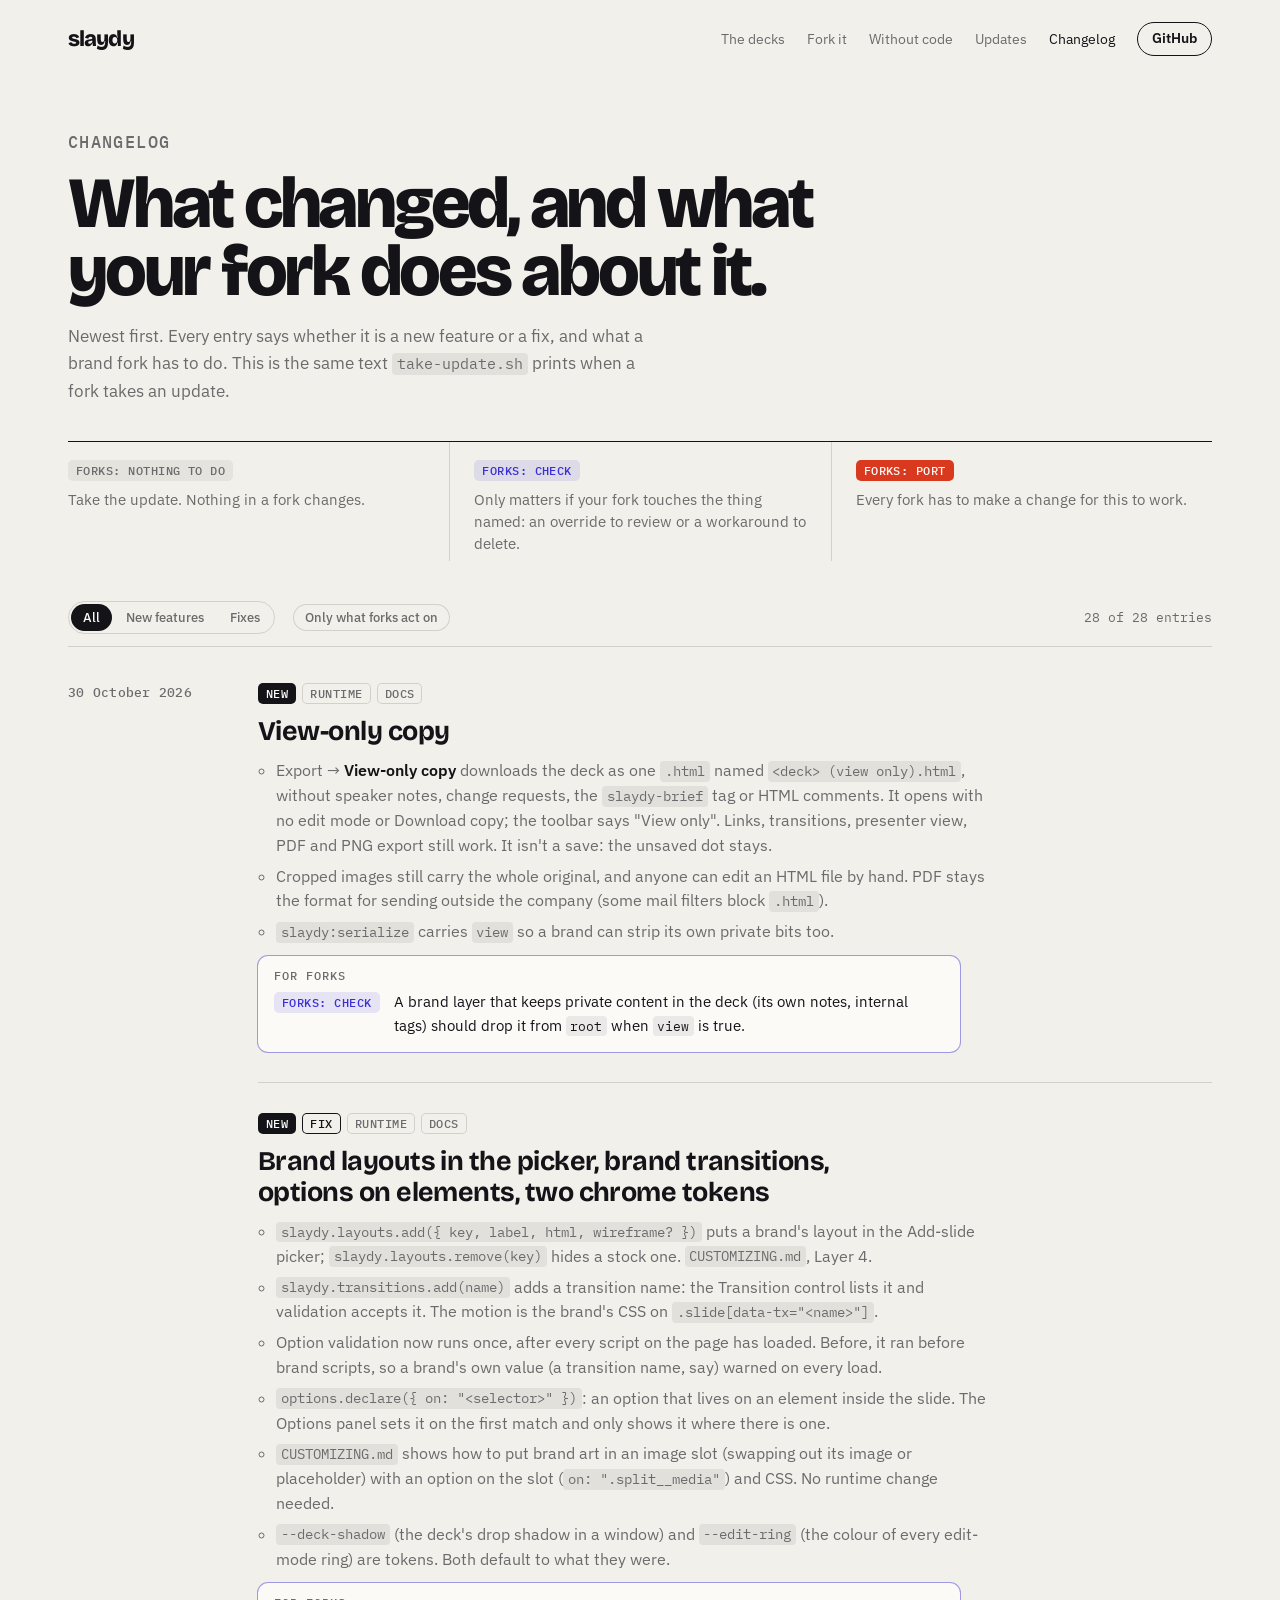
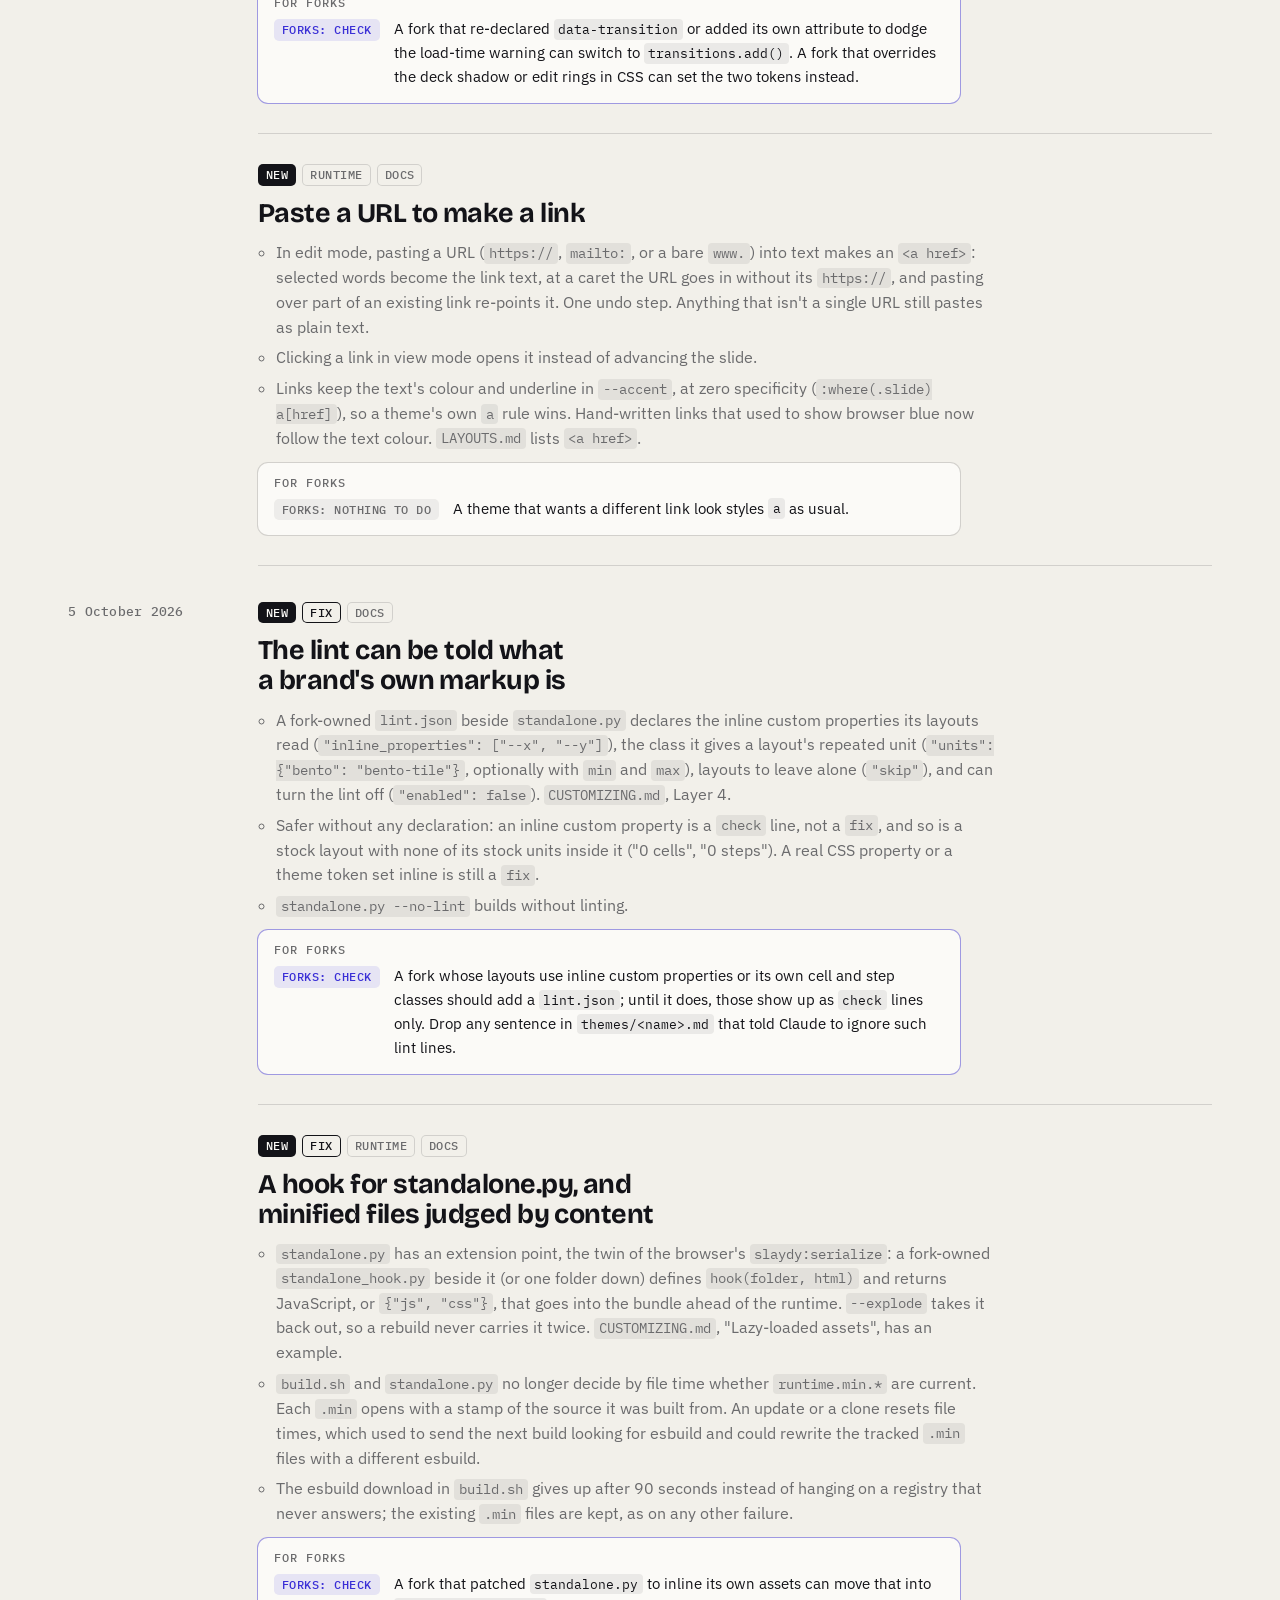
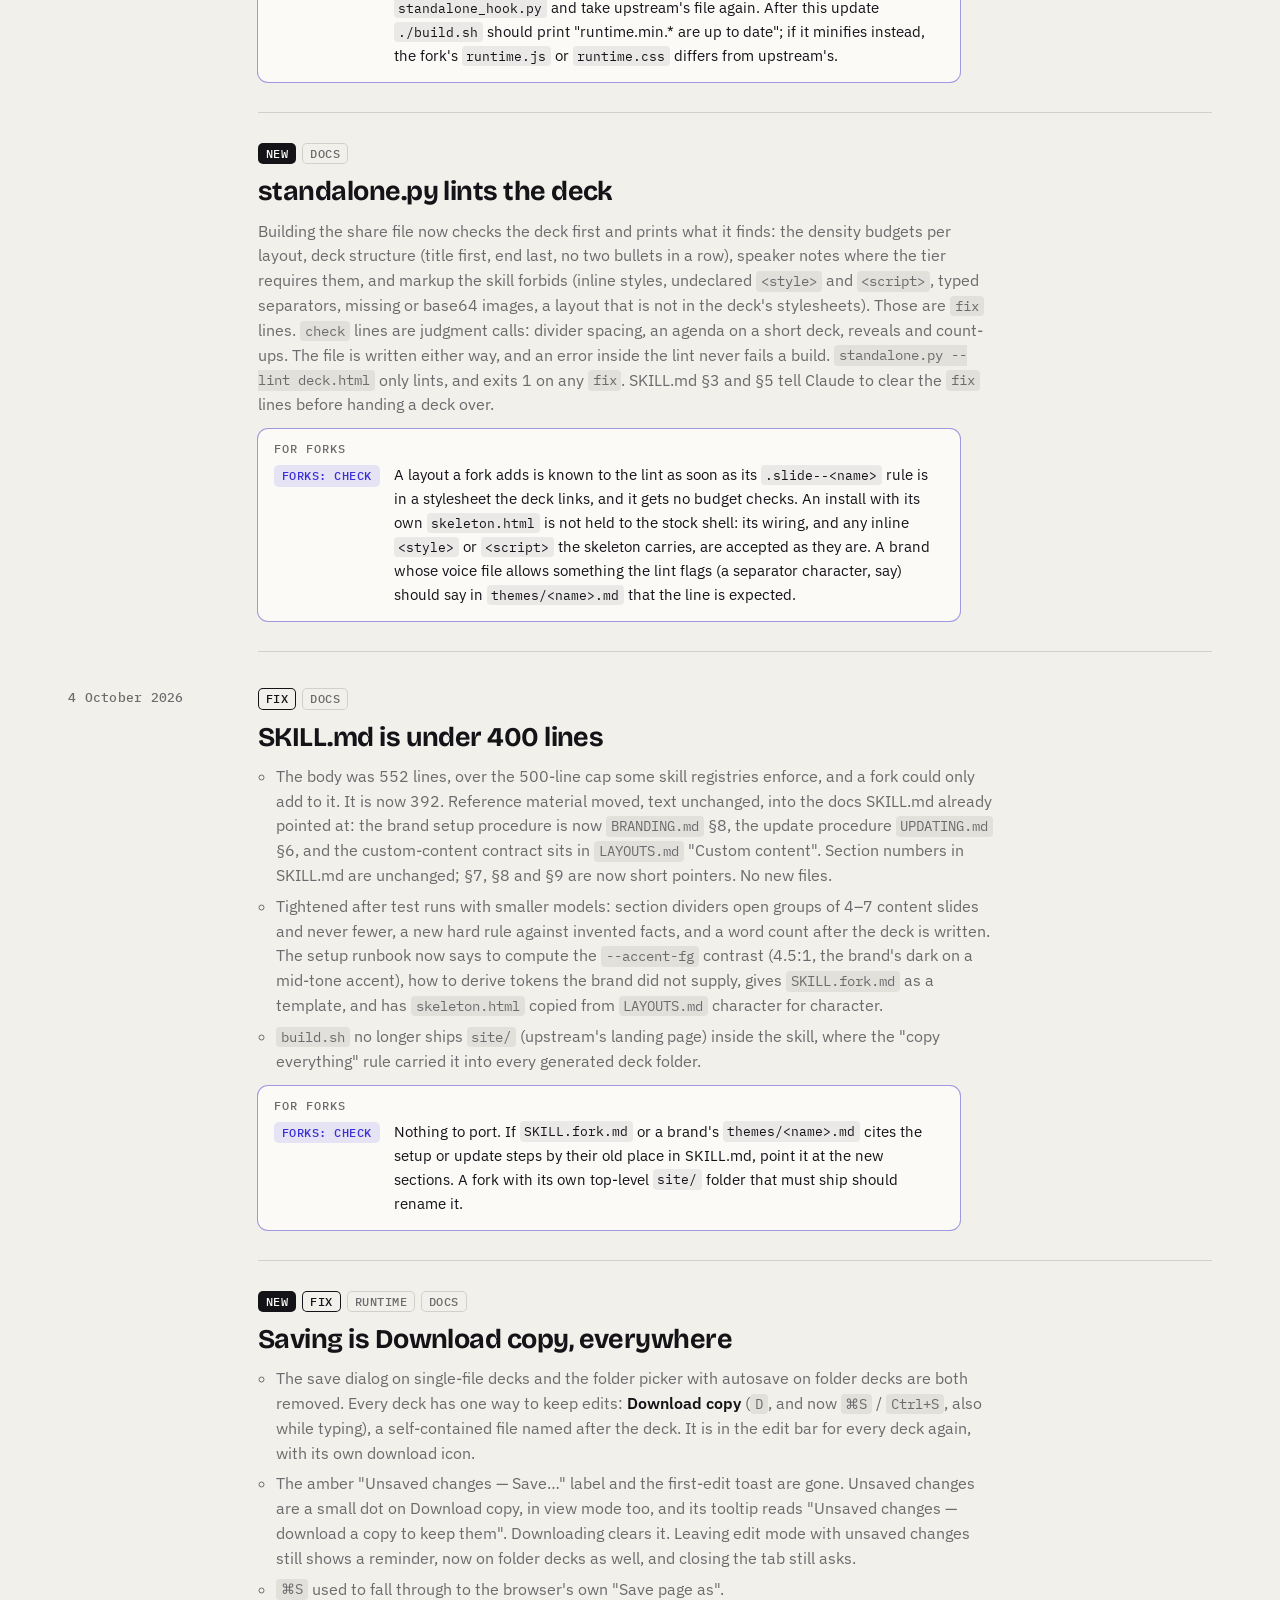
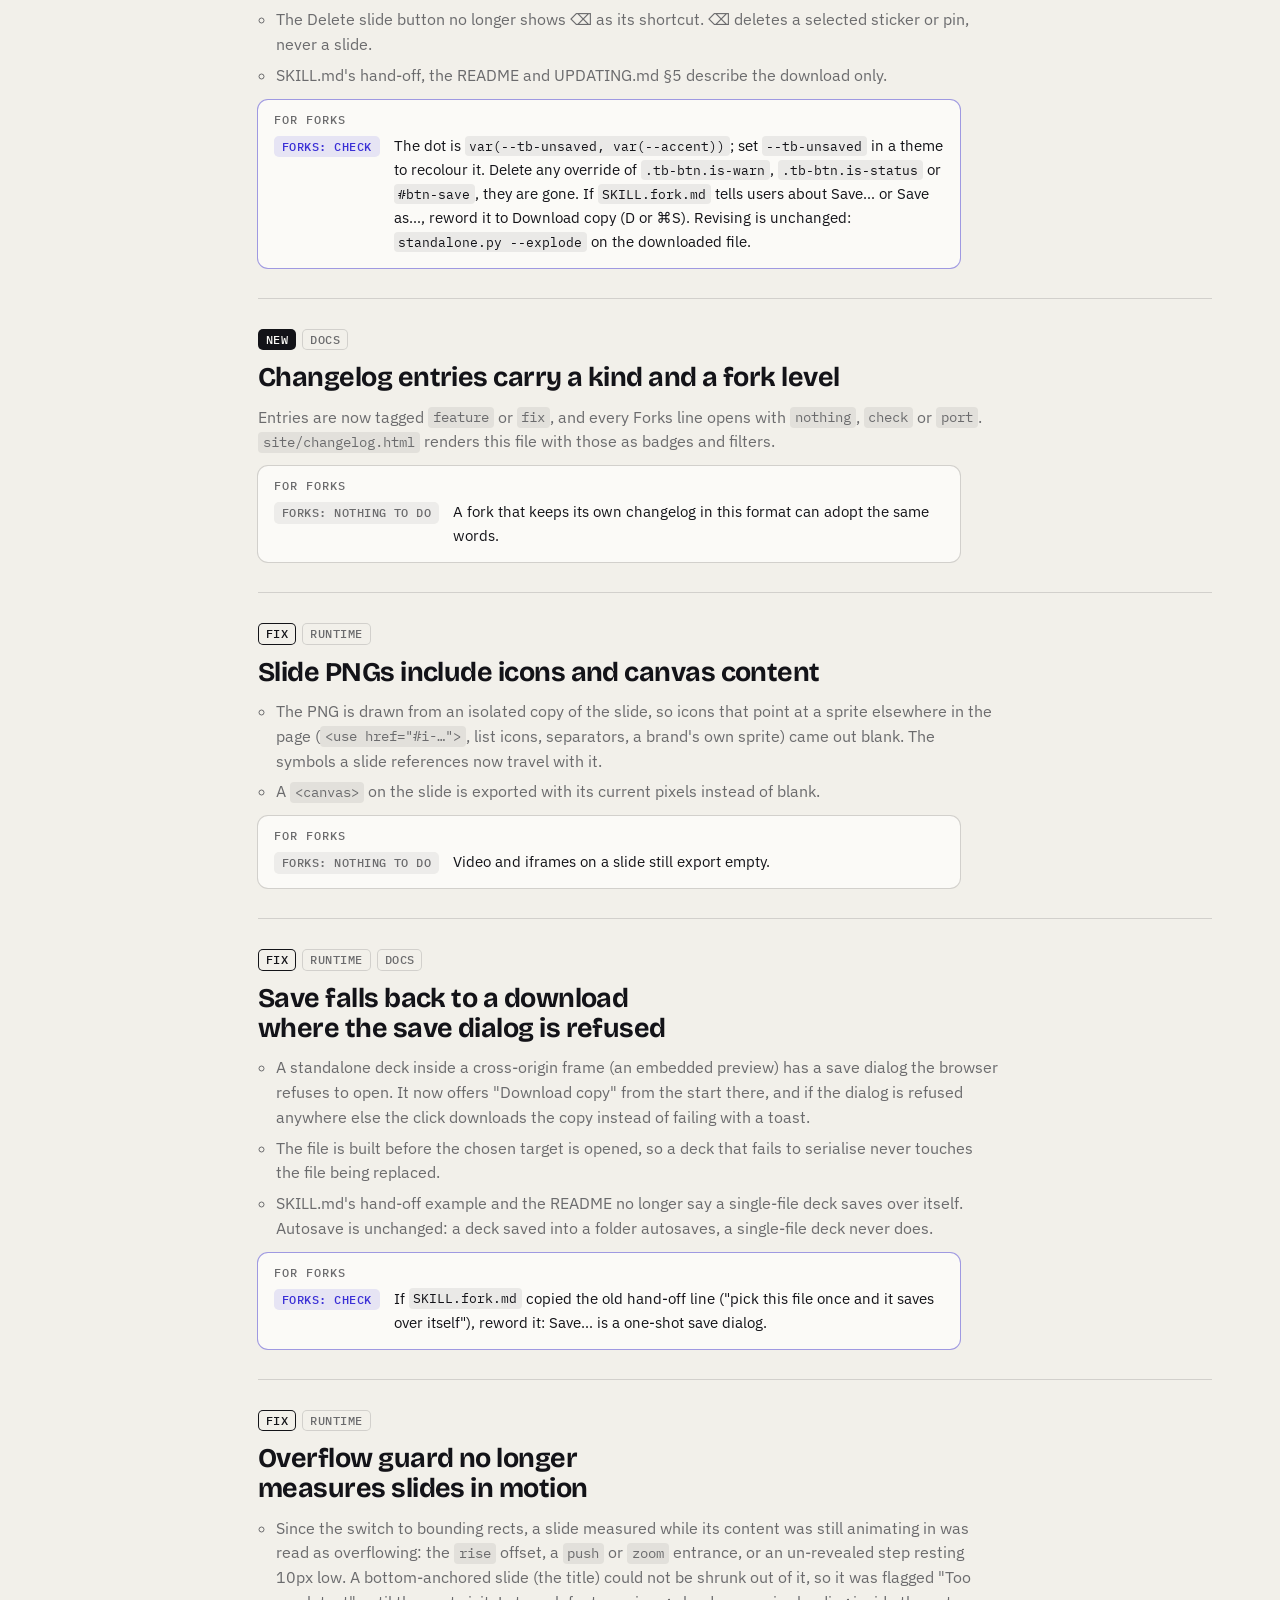
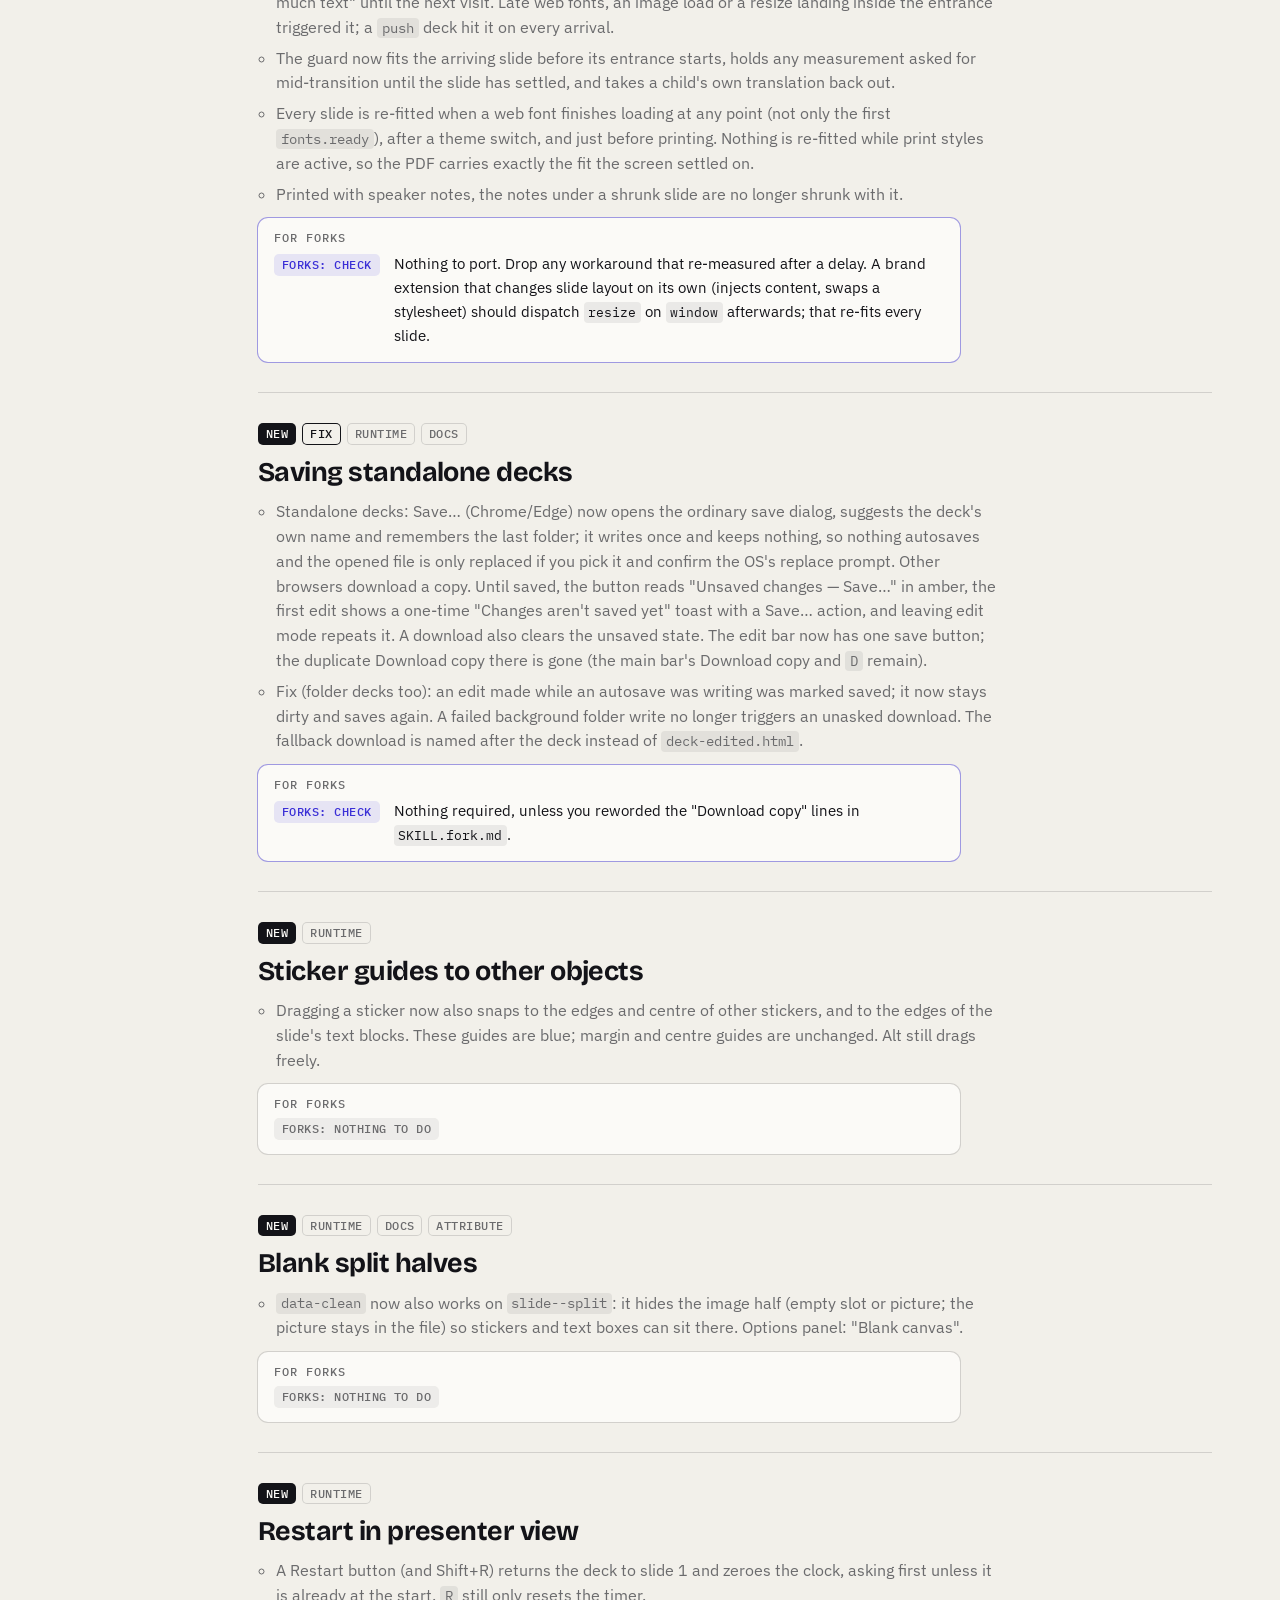
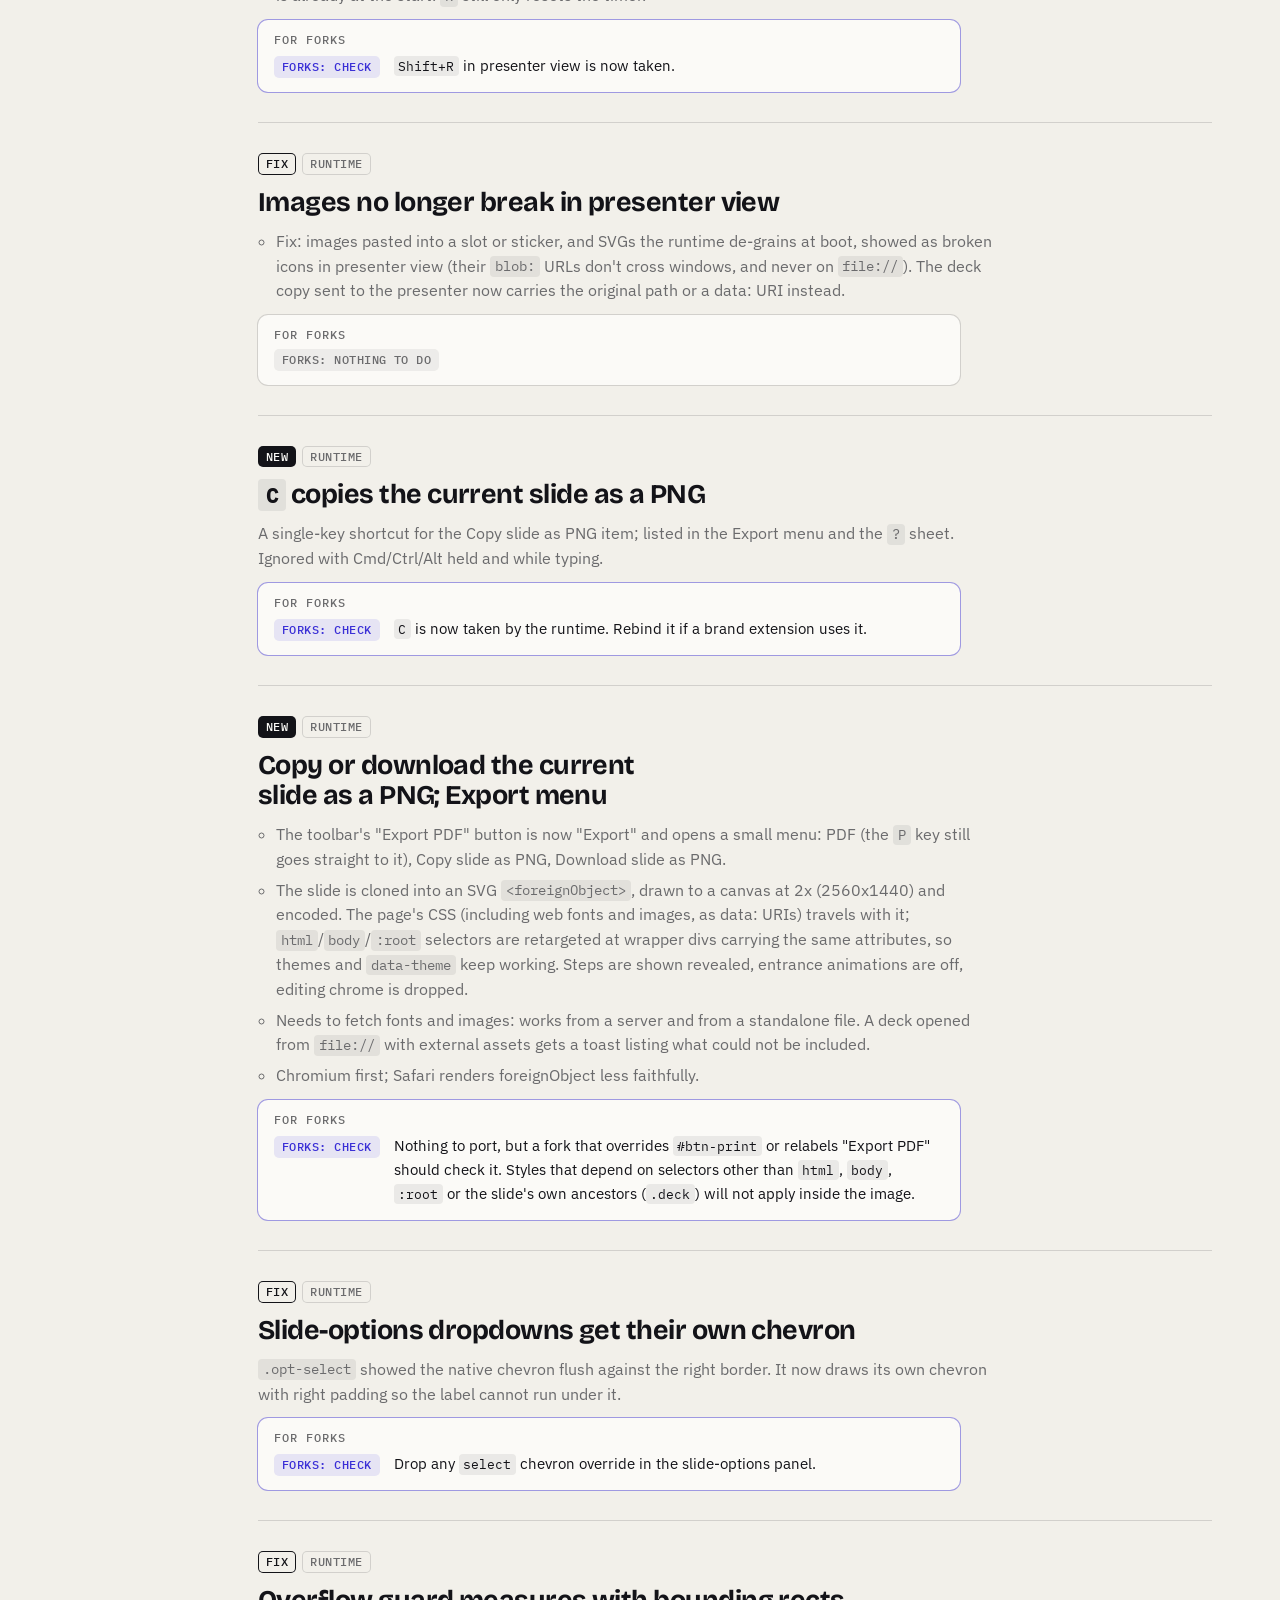
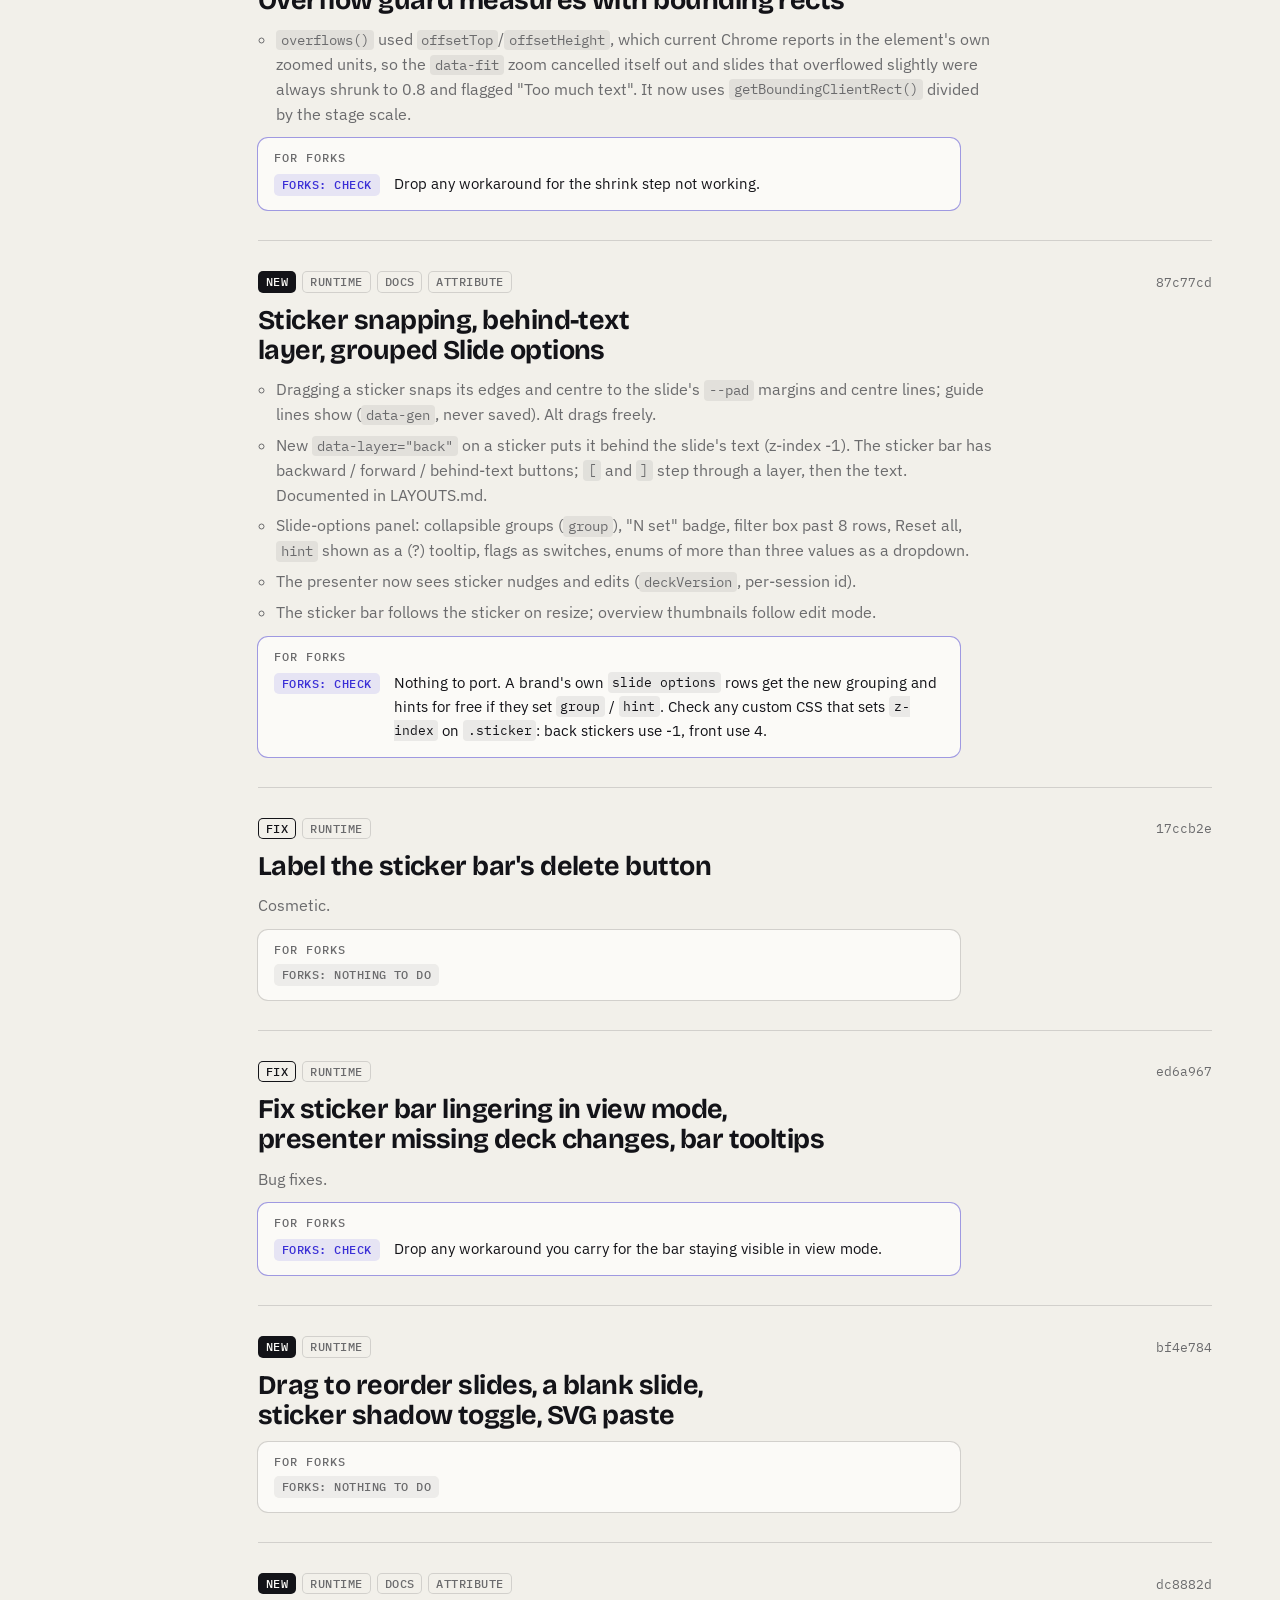
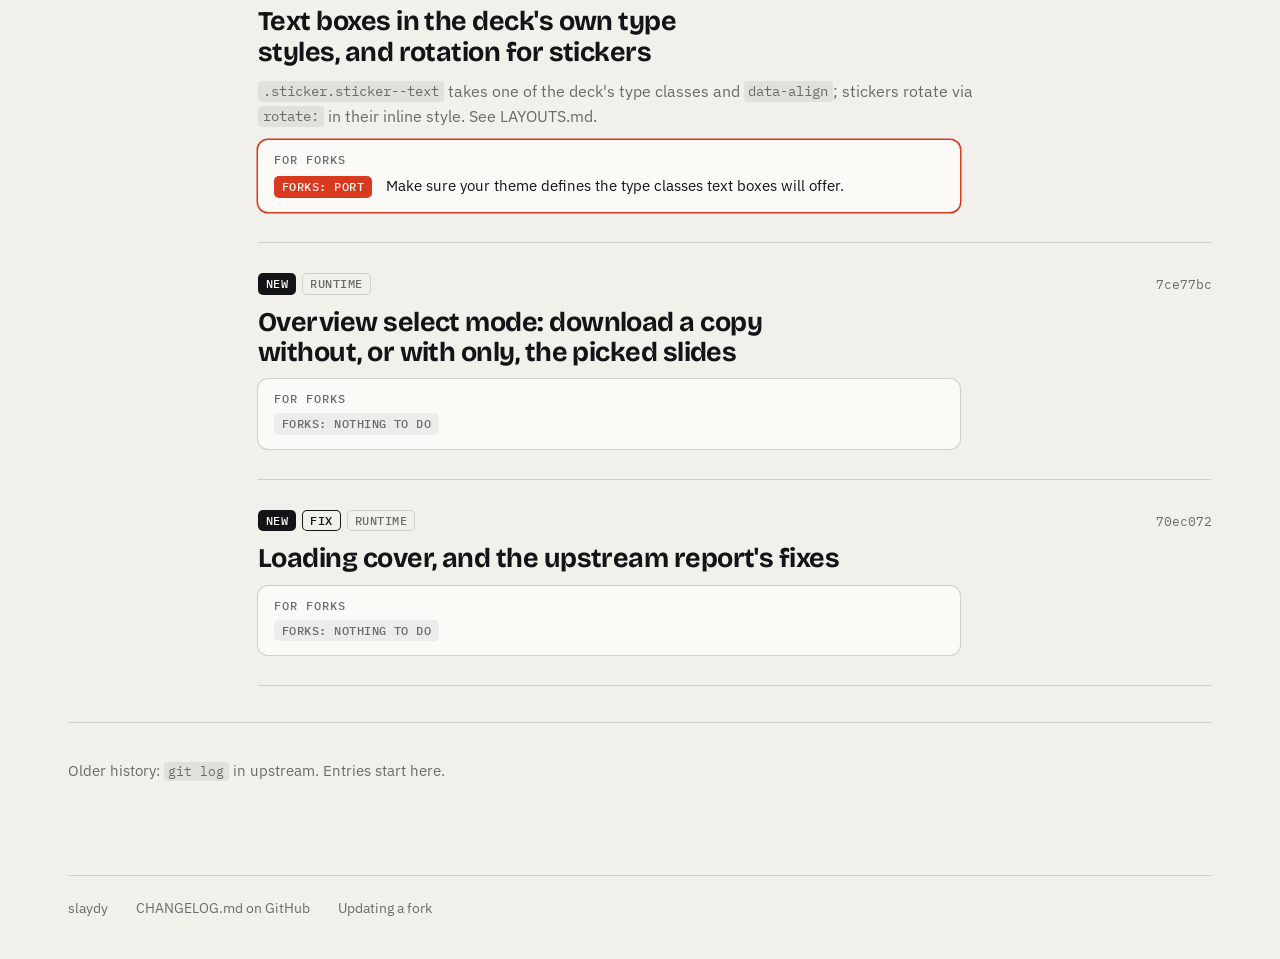
<file: site/changelog.html>
<!doctype html>
<html lang="en">
<head>
<meta charset="utf-8">
<meta name="viewport" content="width=device-width,initial-scale=1">
<title>Changelog — slaydy</title>
<meta name="description" content="What changed in slaydy, newest first: new features, fixes, and what each change means for a brand fork.">
<link rel="preconnect" href="https://fonts.googleapis.com">
<link rel="preconnect" href="https://fonts.gstatic.com" crossorigin>
<link rel="stylesheet" href="https://fonts.googleapis.com/css2?family=Bricolage+Grotesque:opsz,wght@12..96,400;12..96,600;12..96,800&amp;family=IBM+Plex+Sans:wght@400;500;600&amp;family=IBM+Plex+Mono:wght@400;500&amp;display=swap">
<style>
:root{
  --page:#f2f0ea; --paper:#fbfaf7; --ink:#131318; --accent:#3a2fd6; --mark:#d93a1f;
  --muted:color-mix(in srgb,var(--ink) 62%,var(--paper));
  --line:color-mix(in srgb,var(--ink) 14%,transparent);
  --soft:color-mix(in srgb,var(--ink) 5%,var(--paper));
  --f-display:"Bricolage Grotesque",ui-sans-serif,system-ui,sans-serif;
  --f-body:"IBM Plex Sans",ui-sans-serif,system-ui,sans-serif;
  --f-mono:"IBM Plex Mono",ui-monospace,Menlo,monospace;
  color-scheme:light;
}
*{box-sizing:border-box}
[hidden]{display:none!important}
body{margin:0;background:var(--page);color:var(--ink);font:16px/1.6 var(--f-body);-webkit-font-smoothing:antialiased}
a{color:inherit}
:focus-visible{outline:2px solid var(--accent);outline-offset:3px;border-radius:3px}
.w{max-width:1200px;margin:0 auto;padding:0 28px}
code{font-family:var(--f-mono);font-size:.88em;padding:.1em .35em;border-radius:4px;background:color-mix(in srgb,var(--ink) 7%,transparent)}
h1,h2,h3{font-family:var(--f-display);margin:0;letter-spacing:-.025em}
p{margin:0}
nav{display:flex;align-items:center;gap:28px;padding:22px 0}
.logo{font:800 22px/1 var(--f-display);letter-spacing:-.04em;text-decoration:none}
nav .links{display:flex;align-items:center;gap:22px;margin-left:auto;font-size:14px}
nav .links a{text-decoration:none;color:var(--muted)}
nav .links a:hover,nav .links a[aria-current]{color:var(--ink)}
.btn{display:inline-flex;align-items:center;font:600 13.5px/1 var(--f-body);text-decoration:none;padding:9px 14px;border-radius:99px;border:1px solid var(--ink);white-space:nowrap}
nav .links a.btn{color:var(--ink)}
@media (max-width:720px){nav .links a:not(.btn):not([aria-current]){display:none}}

.head{padding:56px 0 36px;display:grid;gap:18px;max-width:820px}
.eyebrow{font:500 12px/1 var(--f-mono);letter-spacing:.08em;text-transform:uppercase;color:var(--muted)}
.head h1{font-size:clamp(40px,6vw,72px);line-height:.95;font-weight:800;letter-spacing:-.045em}
.head p{color:var(--muted);font-size:17px;max-width:60ch}

/* badges */
.b{display:inline-flex;align-items:center;gap:6px;font:500 11.5px/1 var(--f-mono);letter-spacing:.04em;text-transform:uppercase;padding:5px 8px;border-radius:5px;white-space:nowrap}
.b--feature{background:var(--ink);color:var(--paper)}
.b--fix{box-shadow:inset 0 0 0 1px var(--ink)}
.b--area{color:var(--muted);box-shadow:inset 0 0 0 1px var(--line)}
.b--nothing{color:var(--muted);background:color-mix(in srgb,var(--ink) 6%,transparent)}
.b--check{color:var(--accent);background:color-mix(in srgb,var(--accent) 11%,transparent)}
.b--port{color:var(--paper);background:var(--mark)}

.legend{display:grid;grid-template-columns:repeat(3,minmax(0,1fr));border-top:1px solid var(--ink);margin-bottom:28px}
.legend div{padding:18px 24px 6px 0;display:grid;gap:8px;align-content:start;justify-items:start}
.legend div+div{padding-left:24px;border-left:1px solid var(--line)}
.legend p{font-size:14.5px;line-height:1.5;color:var(--muted)}
@media (max-width:760px){.legend{grid-template-columns:1fr}.legend div+div{padding-left:0;border-left:0;border-top:1px solid var(--line)}}

.bar{position:sticky;top:0;z-index:2;display:flex;flex-wrap:wrap;gap:10px 18px;align-items:center;padding:12px 0;background:color-mix(in srgb,var(--page) 92%,transparent);backdrop-filter:blur(8px);border-bottom:1px solid var(--line);font-size:13.5px}
.seg{display:inline-flex;gap:2px;padding:2px;border:1px solid var(--line);border-radius:99px}
.seg button,.tog{font:500 13px/1 var(--f-body);color:var(--muted);background:none;border:0;border-radius:99px;padding:7px 12px;cursor:pointer}
.seg button:hover,.tog:hover{color:var(--ink)}
.seg button[aria-checked=true],.tog[aria-pressed=true]{background:var(--ink);color:var(--paper)}
.tog{box-shadow:inset 0 0 0 1px var(--line)}
.tog[aria-pressed=true]{box-shadow:none}
.bar .count{margin-left:auto;color:var(--muted);font-family:var(--f-mono);font-size:12.5px}

.day{display:grid;grid-template-columns:150px minmax(0,1fr);gap:0 40px;padding-top:36px}
.day>h2{font:500 13px/1.6 var(--f-mono);letter-spacing:.02em;color:var(--muted);position:sticky;top:64px;align-self:start}
.day ol{list-style:none;margin:0;padding:0;display:grid}
.entry{display:grid;gap:12px;padding:0 0 30px;margin-bottom:30px;border-bottom:1px solid var(--line)}
.entry:last-child{margin-bottom:0}
.entry .tags{display:flex;flex-wrap:wrap;gap:6px;align-items:center}
.entry .tags a{margin-left:auto;font:400 12.5px var(--f-mono);color:var(--muted);text-decoration:none}
.entry .tags a:hover{color:var(--ink)}
.entry h3{font-size:clamp(21px,2.2vw,27px);line-height:1.12;font-weight:700;letter-spacing:-.02em;text-wrap:balance;max-width:34ch}
.entry h3 code{font-size:.8em}
.entry .body{display:grid;gap:8px;color:var(--muted);font-size:15.5px;max-width:74ch}
.entry .body ul{margin:0;padding-left:18px;display:grid;gap:6px}
.entry .body b{color:var(--ink);font-weight:600}
.forks{display:grid;grid-template-columns:auto minmax(0,1fr);gap:8px 14px;align-items:baseline;padding:14px 16px;border-radius:10px;background:var(--paper);box-shadow:0 0 0 1px var(--line);font-size:15px;max-width:78ch}
.forks .lbl{grid-column:1/-1;font:500 12px/1 var(--f-mono);letter-spacing:.08em;text-transform:uppercase;color:var(--muted)}
.forks.is-port{box-shadow:0 0 0 1.5px var(--mark)}
.forks.is-check{box-shadow:0 0 0 1px color-mix(in srgb,var(--accent) 45%,transparent)}
@media (max-width:760px){.day{grid-template-columns:1fr}.day>h2{position:static;margin-bottom:14px}.forks{grid-template-columns:1fr}}
.empty,.note{padding:36px 0;color:var(--muted)}
.note{font-size:14.5px;border-top:1px solid var(--line);margin-top:36px}
footer{border-top:1px solid var(--line);margin-top:56px;padding:22px 0 40px;display:flex;flex-wrap:wrap;gap:12px 28px;font-size:13.5px;color:var(--muted)}
footer a{text-decoration:none}
footer a:hover{color:var(--ink)}
</style>
</head>
<body>
<div class="w">
  <nav>
    <a class="logo" href="index.html" aria-label="slaydy, home">slaydy</a>
    <div class="links">
      <a href="index.html#decks">The decks</a>
      <a href="index.html#fork">Fork it</a>
      <a href="index.html#chat">Without code</a>
      <a href="index.html#updates">Updates</a>
      <a href="changelog.html" aria-current="page">Changelog</a>
      <a class="btn" href="https://github.com/klarasch/slaydy">GitHub</a>
    </div>
  </nav>

  <header class="head">
    <p class="eyebrow">Changelog</p>
    <h1>What changed, and what your fork does about it.</h1>
    <p>Newest first. Every entry says whether it is a new feature or a fix, and what a brand fork has to do. This is the same text <code>take-update.sh</code> prints when a fork takes an update.</p>
  </header>

  <div class="legend" aria-label="What the fork badges mean">
    <div><span class="b b--nothing">Forks: nothing to do</span><p>Take the update. Nothing in a fork changes.</p></div>
    <div><span class="b b--check">Forks: check</span><p>Only matters if your fork touches the thing named: an override to review or a workaround to delete.</p></div>
    <div><span class="b b--port">Forks: port</span><p>Every fork has to make a change for this to work.</p></div>
  </div>

  <div class="bar">
    <div class="seg" role="radiogroup" aria-label="Kind of change">
      <button type="button" role="radio" aria-checked="true" data-kind="all">All</button>
      <button type="button" role="radio" aria-checked="false" data-kind="feature">New features</button>
      <button type="button" role="radio" aria-checked="false" data-kind="fix">Fixes</button>
    </div>
    <button type="button" class="tog" aria-pressed="false" id="forks-only">Only what forks act on</button>
    <span class="count" id="count" aria-live="polite"></span>
  </div>

  <main id="log"><p class="empty">Loading the changelog.</p></main>

  <footer>
    <a href="index.html">slaydy</a>
    <a href="https://github.com/klarasch/slaydy/blob/master/CHANGELOG.md">CHANGELOG.md on GitHub</a>
    <a href="https://github.com/klarasch/slaydy/blob/master/UPDATING.md">Updating a fork</a>
  </footer>
</div>

<script>
(() => {
  // Renders ../CHANGELOG.md, the file take-update.sh reads, so the page cannot drift from it.
  const SRC = "../CHANGELOG.md", REPO = "https://github.com/klarasch/slaydy";
  const KINDS = { feature: "New", fix: "Fix" };
  const LEVELS = { nothing: "Forks: nothing to do", check: "Forks: check", port: "Forks: port" };
  const log = document.getElementById("log");
  const esc = t => t.replace(/[&<>"]/g, c => ({ "&": "&amp;", "<": "&lt;", ">": "&gt;", '"': "&quot;" }[c]));
  const inline = t => esc(t).replace(/`([^`]+)`/g, "<code>$1</code>").replace(/\*\*([^*]+)\*\*/g, "<b>$1</b>");
  const fmtDate = d => { const t = new Date(d + "T12:00:00"); return isNaN(t) ? d : t.toLocaleDateString("en-GB", { day: "numeric", month: "long", year: "numeric" }); };

  function parse(md) {
    const parts = md.split(/^---\s*$/m);            // preamble, entries, footer note
    const days = []; let day = null, entry = null;
    for (const line of (parts[1] || "").split("\n")) {
      let m;
      if ((m = line.match(/^## (.+)/))) { day = { date: m[1].trim(), entries: [] }; days.push(day); entry = null; }
      else if ((m = line.match(/^### (.+)/)) && day) {
        const h = m[1].match(/^(.*?)\s+—\s+`([0-9a-f]{7,40})`\s*$/);
        entry = { title: h ? h[1] : m[1], hash: h ? h[2] : "", raw: [] }; day.entries.push(entry);
      } else if (entry) entry.raw.push(line);
    }
    for (const d of days) for (const e of d.entries) {
      let text = e.raw.join("\n").trim();
      const tags = (text.match(/^\*\*([^*]+)\*\*/) || [, ""])[1].split(",").map(s => s.trim()).filter(Boolean);
      text = text.replace(/^\*\*[^*]+\*\*\s*(—\s*)?/, "");
      const [body, ...rest] = text.split("**Forks:**");
      e.kinds = tags.filter(t => KINDS[t]); e.areas = tags.filter(t => !KINDS[t]);
      e.body = body.trim(); e.forks = rest.join("").trim();
      const w = (e.forks.match(/^[a-z]+/i) || [""])[0].toLowerCase();
      e.level = LEVELS[w] ? w : "check";            // unknown wording: err on the side of looking
      // the level word is the badge: drop it from the sentence when more follows
      e.forksText = e.forks.replace(/^(nothing|check|port)[.:]?\s+(?=\S)/i, "") ;
      if (/^(nothing|check|port)\.?$/i.test(e.forks)) e.forksText = "";
    }
    return { days, note: (parts[2] || "").trim() };
  }

  function blocks(md) {            // paragraphs and "- " lists, with wrapped continuation lines
    const out = []; let list = null, para = [];
    const flushP = () => { if (para.length) out.push("<p>" + inline(para.join(" ")) + "</p>"); para = []; };
    const flushL = () => { if (list) out.push("<ul>" + list.map(i => "<li>" + inline(i) + "</li>").join("") + "</ul>"); list = null; };
    for (const line of md.split("\n")) {
      if (/^- /.test(line)) { flushP(); (list = list || []).push(line.slice(2)); }
      else if (!line.trim()) { flushP(); flushL(); }
      else if (list && /^\s+/.test(line)) list[list.length - 1] += " " + line.trim();
      else { flushL(); para.push(line.trim()); }
    }
    flushP(); flushL();
    return out.join("");
  }

  function render({ days, note }) {
    log.innerHTML = days.map(d => `<section class="day"><h2>${esc(fmtDate(d.date))}</h2><ol>` + d.entries.map(e => `
      <li class="entry" data-kinds="${e.kinds.join(" ")}" data-level="${e.level}">
        <div class="tags">
          ${e.kinds.map(k => `<span class="b b--${k}">${KINDS[k]}</span>`).join("")}
          ${e.areas.map(a => `<span class="b b--area">${esc(a)}</span>`).join("")}
          ${e.hash ? `<a href="${REPO}/commit/${e.hash}">${e.hash}</a>` : ""}
        </div>
        <h3>${inline(e.title)}</h3>
        ${e.body ? `<div class="body">${blocks(e.body)}</div>` : ""}
        <div class="forks is-${e.level}"><span class="lbl">For forks</span><span class="b b--${e.level}">${LEVELS[e.level]}</span><div>${e.forksText ? inline(e.forksText.replace(/\s*\n\s*/g, " ")) : ""}</div></div>
      </li>`).join("") + `</ol></section>`).join("") +
      `<p class="empty" id="none" hidden>Nothing matches these filters.</p>` +
      (note ? `<p class="note">${inline(note.replace(/\s*\n\s*/g, " "))}</p>` : "");
    apply();
  }

  let kind = "all", forksOnly = false;
  function apply() {
    let shown = 0; const all = log.querySelectorAll(".entry");
    all.forEach(el => {
      const ok = (kind === "all" || el.dataset.kinds.split(" ").includes(kind)) && (!forksOnly || el.dataset.level !== "nothing");
      el.hidden = !ok; shown += ok;
    });
    log.querySelectorAll(".day").forEach(d => { d.hidden = !d.querySelector(".entry:not([hidden])"); });
    const none = document.getElementById("none"); if (none) none.hidden = shown > 0;
    document.getElementById("count").textContent = all.length ? `${shown} of ${all.length} entries` : "";
  }
  document.querySelectorAll(".seg button").forEach(b => b.addEventListener("click", () => {
    kind = b.dataset.kind;
    document.querySelectorAll(".seg button").forEach(o => o.setAttribute("aria-checked", String(o === b)));
    apply();
  }));
  const tog = document.getElementById("forks-only");
  tog.addEventListener("click", () => { forksOnly = !forksOnly; tog.setAttribute("aria-pressed", String(forksOnly)); apply(); });

  fetch(SRC).then(r => { if (!r.ok) throw new Error(r.status); return r.text(); }).then(md => render(parse(md)))
    .catch(() => { log.innerHTML = `<p class="empty">The changelog could not be loaded here. Read <a href="${REPO}/blob/master/CHANGELOG.md">CHANGELOG.md on GitHub</a>.</p>`; });
})();
</script>
</body>
</html>
</file>
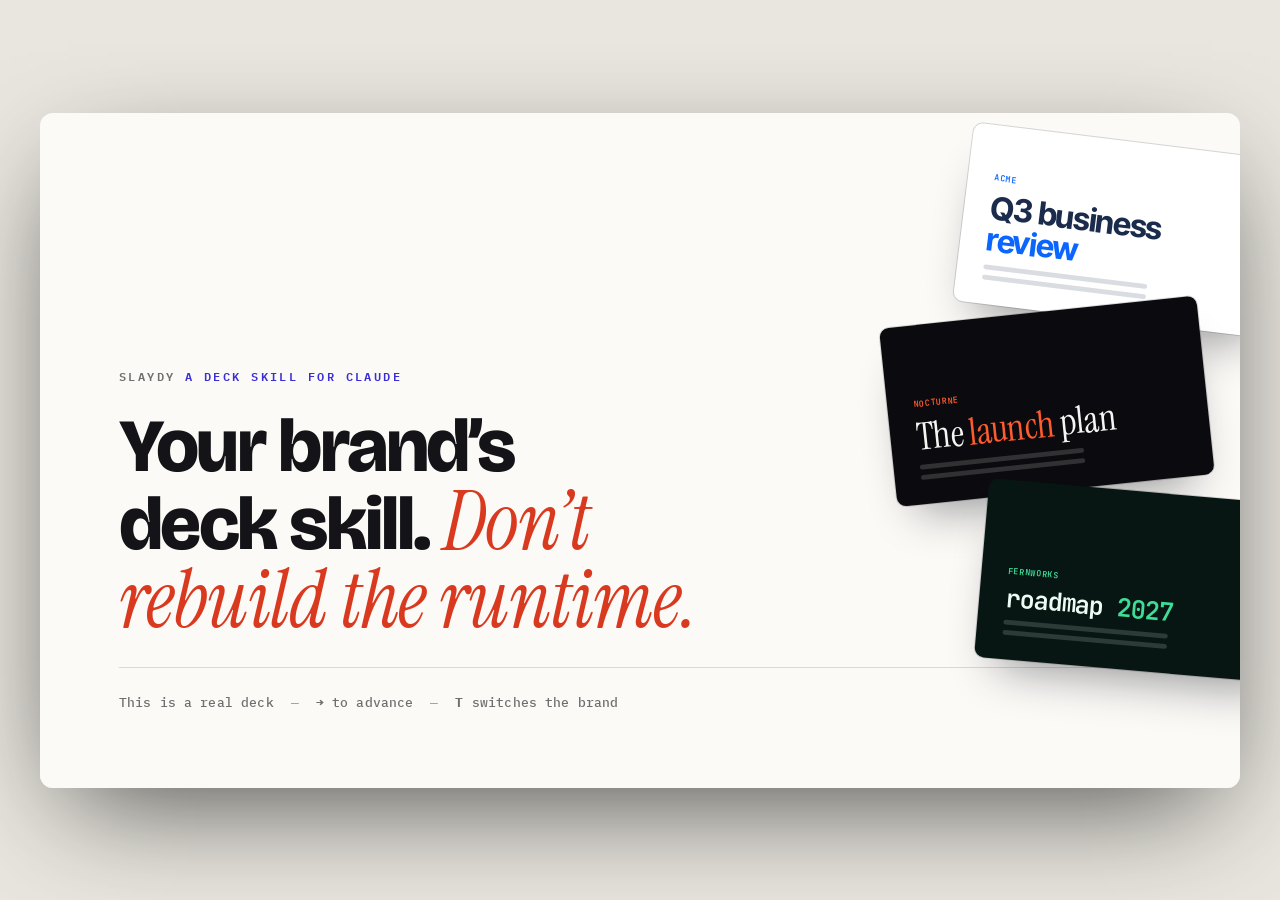
<file: site/demo.html>
<!doctype html>
<html lang="en">
<head>
<meta charset="utf-8">
<meta name="viewport" content="width=device-width, initial-scale=1">
<title>slaydy</title>
<meta name="slaydy-brief" content="occasion=landing page demo; audience=skill authors and design-system owners; minutes=5; tone=plain, confident; tier=bespoke">
<link rel="preconnect" href="https://fonts.googleapis.com">
<link rel="preconnect" href="https://fonts.gstatic.com" crossorigin>
<link href="https://fonts.googleapis.com/css2?family=Inter+Tight:wght@400;500;600;700&family=Inter:wght@400;500;600&family=Instrument+Serif:ital@0;1&family=JetBrains+Mono:wght@400;500;600&family=Bricolage+Grotesque:opsz,wght@12..96,400;12..96,600;12..96,800&family=IBM+Plex+Sans:wght@400;500;600&family=IBM+Plex+Mono:wght@400;500&display=swap" rel="stylesheet">
<link rel="stylesheet" href="../runtime.css">
<link rel="stylesheet" href="themes/slaydy.css" id="theme">
<script data-deck>
  /* framed on the landing page: fill the frame edge to edge, the page draws the card */
  if (self !== top) document.documentElement.classList.add("embed");

  /* live slide: each control writes a token on :root, so every slide follows */
  document.addEventListener("DOMContentLoaded", () => {
    const box = document.querySelector('[data-custom="playground"]');
    if (!box) return;
    const root = document.documentElement;
    const fgFor = hex => {   // readable text on the picked accent
      const [r, g, b] = [1, 3, 5].map(i => parseInt(hex.slice(i, i + 2), 16) / 255);
      return .2126 * r + .7152 * g + .0722 * b > .5 ? "#131318" : "#fbfaf7";
    };
    const press = (sel, on) => box.querySelectorAll(sel).forEach(b => b.setAttribute("aria-pressed", String(b === on)));
    box.addEventListener("click", e => {
      const b = e.target.closest("button");
      if (!b) return;
      if (b.dataset.accent) {
        root.style.setProperty("--accent", b.dataset.accent);
        root.style.setProperty("--accent-fg", fgFor(b.dataset.accent));
        press(".sw", b);
      } else if (b.dataset.face) {
        root.style.setProperty("--font-display", b.dataset.face);
        root.dataset.liveFace = b.dataset.kind || "";
        press(".face", b);
      } else {
        ["--accent", "--accent-fg", "--font-display"].forEach(t => root.style.removeProperty(t));
        delete root.dataset.liveFace;
        press(".sw, .face", null);
      }
      b.blur();   // hand the arrow keys back to the deck
    });
  });
</script>
<style data-deck>
  html.embed { --deck-pad: 1; --slide-radius: 0px; }
  html.embed .deck { box-shadow: none; }
  html.embed, html.embed body { background: var(--bg); }

  /* live slide: controls that rewrite the theme tokens for the whole deck */
  [data-style="live"] { justify-content: center; }
  [data-style="live"] .live { display: grid; grid-template-columns: 1.15fr 1fr; gap: 56px; align-items: center; }
  [data-style="live"] .lead { max-width: 30ch; }
  [data-custom="playground"] { margin: 34px 0 0; display: grid; gap: 22px; }
  [data-custom="playground"] .row { display: grid; gap: 10px; }
  [data-custom="playground"] .lbl { font: 500 12px/1 var(--font-mono); letter-spacing: .08em; text-transform: uppercase; color: var(--muted); }
  [data-custom="playground"] .opts { display: flex; flex-wrap: wrap; gap: 10px; align-items: center; }
  [data-custom="playground"] button { font: inherit; color: var(--fg); cursor: pointer; background: none; border: 0; padding: 0; }
  [data-custom="playground"] .sw { width: 44px; height: 44px; border-radius: 50%; background: var(--c); box-shadow: 0 0 0 1px var(--faint); transition: transform .15s ease; }
  [data-custom="playground"] .sw:hover { transform: scale(1.08); }
  [data-custom="playground"] .sw[aria-pressed="true"] { box-shadow: 0 0 0 3px var(--bg), 0 0 0 5px var(--fg); }
  [data-custom="playground"] .face { font-size: 22px; line-height: 1; padding: 11px 16px 12px; border-radius: 99px; box-shadow: inset 0 0 0 1px var(--faint); }
  [data-custom="playground"] .face[aria-pressed="true"] { background: var(--fg); color: var(--bg); box-shadow: none; }
  [data-custom="playground"] .reset { font: 500 13px/1 var(--font-mono); color: var(--muted); text-decoration: underline; text-underline-offset: 3px; justify-self: start; }
  [data-style="live"] .swatch {
    aspect-ratio: 4 / 3; border-radius: 14px; padding: 30px 32px; display: flex; flex-direction: column; justify-content: space-between;
    background: var(--accent); color: var(--accent-fg); transition: background .25s ease, color .25s ease;
  }
  [data-style="live"] .swatch p { margin: 0; font: 500 12px/1 var(--font-mono); letter-spacing: .08em; text-transform: uppercase; opacity: .8; }
  [data-style="live"] .swatch span { font: 800 132px/.8 var(--font-display); letter-spacing: -.05em; }
  /* Instrument Serif ships one weight: titles drop to it instead of faking bold */
  html[data-live-face="serif"] :is(.display, .h1, .h2, .h3), html[data-live-face="serif"] [data-style="live"] .swatch span { font-weight: 400; letter-spacing: -.02em; }

  /* cover: the same slide in three other brands, fanned off the right edge */
  [data-style="cover"] .display { font-size: 80px; max-width: 15ch; }
  [data-custom="brands"] { position: absolute; inset: 0; margin: 0; pointer-events: none; }
  [data-custom="brands"] .mini {
    position: absolute; width: 340px; aspect-ratio: 16 / 9; padding: 26px 28px;
    display: flex; flex-direction: column; justify-content: flex-end; gap: 10px;
    border-radius: 10px; background: var(--b); color: var(--f);
    box-shadow: 0 0 0 1px color-mix(in oklab, var(--fg) 16%, transparent), 0 30px 50px -24px rgba(10, 10, 20, .45);
  }
  [data-custom="brands"] .mini b { font: 600 9px/1 "JetBrains Mono", monospace; letter-spacing: .12em; text-transform: uppercase; color: var(--a); }
  [data-custom="brands"] .mini span { font-size: 34px; line-height: 1; letter-spacing: -.03em; }
  [data-custom="brands"] .mini em { font-style: inherit; color: var(--a); }
  [data-custom="brands"] .mini i { display: block; height: 5px; width: 62%; border-radius: 3px; background: currentColor; opacity: .16; box-shadow: 0 11px 0 currentColor; margin-bottom: 11px; }
  [data-custom="brands"] .m1 { top: 30px;  right: -44px; rotate: 7deg;  --b: #ffffff; --f: #1b2b4b; --a: #0a66ff; }
  [data-custom="brands"] .m2 { top: 212px; right: 36px;  rotate: -6deg; --b: #0b0b0f; --f: #f6f5f3; --a: #ff5b2e; }
  [data-custom="brands"] .m3 { top: 404px; right: -64px; rotate: 5deg;  --b: #071612; --f: #eefaf4; --a: #3ddc97; }
  [data-custom="brands"] .m1 span { font-family: "Inter Tight", sans-serif; font-weight: 700; }
  [data-custom="brands"] .m2 span { font-family: "Instrument Serif", serif; font-weight: 400; font-size: 40px; letter-spacing: -.015em; }
  [data-custom="brands"] .m3 span { font-family: "JetBrains Mono", monospace; font-weight: 600; font-size: 27px; letter-spacing: -.04em; }

  /* the stock theme has no section override: orange emphasis on an orange divider vanishes */
  .slide--section .display strong { color: inherit; }
</style>
</head>
<body data-deck-label="slaydy" data-themes="slaydy midnight">
  <!-- icons this deck uses, embedded from ../icons/ (LAYOUTS.md "Icons") -->
  <svg width="0" height="0" style="position:absolute" aria-hidden="true">
    <symbol id="i-check" viewBox="0 0 24 24"><path d="M5 12l5 5L20 7"/></symbol>
    <symbol id="i-x" viewBox="0 0 24 24"><path d="M6 6l12 12M18 6L6 18"/></symbol>
    <symbol id="i-message-circle" viewBox="0 0 24 24"><path d="M7.9 20A9 9 0 1 0 4 16.1L2 22z"/></symbol>
    <symbol id="i-refresh" viewBox="0 0 24 24"><path d="M20 8A8 8 0 0 0 5.5 6.5L4 8"/><path d="M4 4v4h4"/><path d="M4 16a8 8 0 0 0 14.5 1.5L20 16"/><path d="M20 20v-4h-4"/></symbol>
    <symbol id="i-eye" viewBox="0 0 24 24"><path d="M2.5 12S6 5.5 12 5.5 21.5 12 21.5 12 18 18.5 12 18.5 2.5 12 2.5 12z"/><circle cx="12" cy="12" r="3"/></symbol>
    <symbol id="i-file-text" viewBox="0 0 24 24"><path d="M14 3H7a2 2 0 0 0-2 2v14a2 2 0 0 0 2 2h10a2 2 0 0 0 2-2V8z"/><path d="M14 3v5h5M9 13h6M9 17h4"/></symbol>
    <symbol id="i-box" viewBox="0 0 24 24"><path d="M21 8l-9-5-9 5v8l9 5 9-5z"/><path d="M3 8l9 5 9-5M12 13v8"/></symbol>
    <symbol id="i-layers" viewBox="0 0 24 24"><path d="M12 3l9 5-9 5-9-5z"/><path d="M3 12.5l9 5 9-5"/><path d="M3 17l9 5 9-5"/></symbol>
    <symbol id="i-zap" viewBox="0 0 24 24"><path d="M13 2L4 14h6l-1 8 9-12h-6l1-8z"/></symbol>
    <symbol id="i-sparkles" viewBox="0 0 24 24"><path d="M12 3l1.8 5.2L19 10l-5.2 1.8L12 17l-1.8-5.2L5 10l5.2-1.8z"/><path d="M19 16l.7 2 2 .7-2 .7-.7 2-.7-2-2-.7 2-.7z"/></symbol>
  </svg>
<div class="stage">
<div class="deck">

  <!-- 01 title -->
  <section class="slide slide--title" data-bare data-style="cover" data-title="Cover">
    <figure data-custom="brands" aria-hidden="true">
      <div class="mini m1"><b>Acme</b><span>Q3 business <em>review</em></span><i></i></div>
      <div class="mini m2"><b>Nocturne</b><span>The <em>launch</em> plan</span><i></i></div>
      <div class="mini m3"><b>Fernworks</b><span>roadmap <em>2027</em></span><i></i></div>
    </figure>
    <p class="eyebrow"><b>slaydy</b> A deck skill for Claude</p>
    <h1 class="display">Your brand’s deck skill. <strong>Don’t rebuild the runtime.</strong></h1>
    <div class="meta">
      <span>This is a real deck</span>
      <span><b>→</b> to advance</span>
      <span><b>T</b> switches the brand</span>
    </div>
    <aside class="notes">
      <p>Say up front that the deck on screen is the product. It is one HTML file Claude wrote, and everything you are about to see is editable. Invite them to press T at the end of the first minute, not now.</p>
    </aside>
  </section>

  <!-- 02 statement -->
  <section class="slide slide--statement" data-title="The problem">
    <p class="eyebrow">The problem</p>
    <h2 class="display">A generated deck nobody can touch is <strong>dead on arrival.</strong></h2>
    <p class="lead">Slides you can't fix in place get thrown away and regenerated.</p>
    <aside class="notes">
      <p>Everyone in the room has been handed a one-shot deck with a typo on slide four. Pause on that. The rest of the talk is about what happens when the file stays editable.</p>
    </aside>
  </section>

  <!-- 03 compare -->
  <section class="slide slide--compare" data-title="Today versus slaydy">
    <div class="stack stack--sm">
      <p class="eyebrow">The difference</p>
      <h2 class="h1">Editable beats <strong>regenerated.</strong></h2>
    </div>
    <div class="compare">
      <article class="col">
        <svg class="glyph"><use href="#i-x"/></svg>
        <h3 class="h3">Generated slides today</h3>
        <ul>
          <li>A picture of slides, or a one-shot file.</li>
          <li>Every fix means regenerating the deck.</li>
          <li>Your hand edits get thrown away.</li>
          <li>The brand drifts from deck to deck.</li>
        </ul>
      </article>
      <article class="col col--accent">
        <svg class="glyph"><use href="#i-check"/></svg>
        <h3 class="h3">With slaydy</h3>
        <ul>
          <li>One HTML file that opens anywhere.</li>
          <li>Fix it by hand, right in the browser.</li>
          <li>Claude revises the same file in place.</li>
          <li>The brand lives in one theme file.</li>
        </ul>
      </article>
    </div>
    <aside class="notes">
      <p>Left is the experience people already know. Right is the same deck with the loop closed: you edit, Claude edits, nobody starts over. Keep the brand line for later, the demo makes it better than words.</p>
    </aside>
  </section>

  <!-- 04 bullets -->
  <section class="slide slide--bullets" data-title="Edit mode">
    <div class="stack stack--sm">
      <p class="eyebrow">Edit mode</p>
      <h2 class="h1">Press <strong>E</strong> and fix it yourself.</h2>
    </div>
    <ul>
      <li>Click any text and rewrite it. Try it on this headline.</li>
      <li>Paste an image, drag it into place, resize it from the corners.</li>
      <li>Add, duplicate and reorder slides.</li>
      <li>⌘Z undoes all of it, slide operations included.</li>
      <li>Download a copy, and your edits travel in one file.</li>
    </ul>
    <aside class="notes">
      <p>Stop talking and press E. Rewrite the headline live, then undo it with ⌘Z so they see nothing is risky. Saving writes into the deck's folder, which is what Claude reads on the next pass.</p>
    </aside>
  </section>

  <!-- 05 cards -->
  <section class="slide slide--cards" data-title="Ask Claude">
    <div class="stack stack--sm">
      <p class="eyebrow">Revise with Claude</p>
      <h2 class="h1">Or <strong>ask Claude.</strong></h2>
    </div>
    <div class="cards" data-reveal>
      <article class="card">
        <svg class="glyph"><use href="#i-message-circle"/></svg>
        <h3 class="h3">Leave a note</h3>
        <p class="body">Use Request change in edit mode. The note stays on the slide until Claude reads it.</p>
      </article>
      <article class="card">
        <svg class="glyph"><use href="#i-sparkles"/></svg>
        <h3 class="h3">Say what to do</h3>
        <p class="body">Tell Claude to apply your notes. It finds every note in the deck and works through them.</p>
      </article>
      <article class="card">
        <svg class="glyph"><use href="#i-refresh"/></svg>
        <h3 class="h3">Edited in place</h3>
        <p class="body">Claude edits the same file, so the fixes you made by hand stay fixed.</p>
      </article>
    </div>
    <aside class="notes">
      <p>Step through the three cards one keypress at a time. The point of the last card is trust: Claude never regenerates a deck that carries hand edits.</p>
    </aside>
  </section>

  <!-- 06 section -->
  <section class="slide slide--section" data-bare data-transition="wipe" data-title="Press T">
    <p class="index">01</p>
    <p class="eyebrow">Same deck, another brand</p>
    <h2 class="display">Now press <strong>T.</strong></h2>
    <aside class="notes">
      <p>This is the pivot. Press T and let the room watch the type, the colour and the emphasis change while the words stay put. Press it again to come back. Say nothing for a few seconds.</p>
    </aside>
  </section>

  <!-- 07 code -->
  <section class="slide slide--code" data-title="A brand starts at nine tokens">
    <div class="stack stack--sm">
      <p class="eyebrow">The theme file</p>
      <h2 class="h1">A brand starts at <strong>nine tokens.</strong></h2>
    </div>
    <pre data-lang="css" data-label="themes/slaydy.css">:root {
  --app-bg: #e9e6df;
  --bg: #fbfaf7;
  --fg: #131318;
  --muted: rgba(19, 19, 24, .6);
  --faint: rgba(19, 19, 24, .14);
  --surface: #f2efe8;
  --accent: #3a2fd6;
  --accent-2: #d93a1f;
  --accent-fg: #fbfaf7;
}</pre>
    <aside class="notes">
      <p>This is the file that was just on screen. Colours are tokens, and fonts and the emphasis style sit below them in a few commented lines. Midnight, the other theme in the switcher, is the stock one with nothing added.</p>
    </aside>
  </section>

  <!-- live: a slide a .pptx cannot be -->
  <section class="slide slide--blank" data-style="live" data-title="Live slide">
    <div class="live">
      <div>
        <div class="stack stack--sm">
          <p class="eyebrow">This slide is live</p>
          <h2 class="h1">Go on, <strong>change them.</strong></h2>
        </div>
        <figure data-custom="playground">
          <div class="row">
            <span class="lbl">Accent</span>
            <div class="opts">
              <button type="button" class="sw" style="--c:#3a2fd6" data-accent="#3a2fd6" aria-label="Indigo" aria-pressed="false"></button>
              <button type="button" class="sw" style="--c:#ff5b2e" data-accent="#ff5b2e" aria-label="Orange" aria-pressed="false"></button>
              <button type="button" class="sw" style="--c:#0f9d6b" data-accent="#0f9d6b" aria-label="Green" aria-pressed="false"></button>
              <button type="button" class="sw" style="--c:#e0338a" data-accent="#e0338a" aria-label="Pink" aria-pressed="false"></button>
              <button type="button" class="sw" style="--c:#f5b700" data-accent="#f5b700" aria-label="Yellow" aria-pressed="false"></button>
            </div>
          </div>
          <div class="row">
            <span class="lbl">Headline face</span>
            <div class="opts">
              <button type="button" class="face" style="font-family:'Bricolage Grotesque',sans-serif;font-weight:800" data-face='"Bricolage Grotesque", sans-serif' aria-pressed="false">Grotesk</button>
              <button type="button" class="face" style="font-family:'Inter Tight',sans-serif;font-weight:600" data-face='"Inter Tight", sans-serif' aria-pressed="false">Neutral</button>
              <button type="button" class="face" style="font-family:'Instrument Serif',serif" data-face='"Instrument Serif", serif' data-kind="serif" aria-pressed="false">Serif</button>
            </div>
          </div>
          <button type="button" class="reset">Reset to the theme</button>
        </figure>
      </div>
      <div class="swatch" aria-hidden="true">
        <p>Every slide follows</p>
        <span>Aa</span>
      </div>
    </div>
    <aside class="notes">
      <p>This is the part a .pptx cannot do. A deck is a web page, so a slide can hold working controls. Each button writes a theme token, and every slide in the deck follows. Pick a colour and a face, then flip back through what you have already seen.</p>
    </aside>
  </section>

  <!-- beyond tokens -->
  <section class="slide slide--bullets" data-title="Beyond tokens">
    <div class="stack stack--sm">
      <p class="eyebrow">When tokens are not enough</p>
      <h2 class="h1">Tokens are the floor, <strong>not the ceiling.</strong></h2>
    </div>
    <ul>
      <li>Tokens set colours, typefaces, radius and the wash. Most brands stop here.</li>
      <li>A theme is a full stylesheet. This deck’s serif emphasis is six lines.</li>
      <li>Add your own layouts, and Claude generates and revises them like the stock ones.</li>
      <li>Scripts hook into the runtime for graphics and behaviour, like the last slide.</li>
      <li>A voice file tells Claude how the brand writes and what it never uses.</li>
    </ul>
    <aside class="notes">
      <p>Answer the worry that a token theme means a plain deck. The layers are tokens, theme CSS, custom layouts, custom scripts and the voice file. All of them live in the fork, and no runtime update touches them.</p>
    </aside>
  </section>

  <!-- 08 timeline -->
  <section class="slide slide--timeline" data-title="Brand setup">
    <div class="stack stack--sm">
      <p class="eyebrow">Brand setup</p>
      <h2 class="h1">Your brand is <strong>one prompt.</strong></h2>
    </div>
    <div class="timeline">
      <div class="step">
        <p class="caption">Ask</p>
        <h3 class="h3">One sentence</h3>
        <p class="body">Set up slaydy for Acme from acme.com.</p>
      </div>
      <div class="step">
        <p class="caption">Review</p>
        <h3 class="h3">Check the draft</h3>
        <p class="body">Colours, type and voice come back first.</p>
      </div>
      <div class="step">
        <p class="caption">Install</p>
        <h3 class="h3">Claude builds it</h3>
        <p class="body">It builds acme-decks and installs it.</p>
      </div>
      <div class="step">
        <p class="caption">Use</p>
        <h3 class="h3">Request a deck</h3>
        <p class="body">Make me a deck. It arrives in Acme.</p>
      </div>
    </div>
    <aside class="notes">
      <p>The input can be a website, a brand PDF or a logo. Stress the review step: nothing is written until the tokens and voice rules have been shown and approved. The install itself waits for a yes.</p>
    </aside>
  </section>

  <!-- 09 stats -->
  <section class="slide slide--stats" data-transition="zoom" data-title="Small on purpose">
    <div class="stack stack--sm">
      <p class="eyebrow">The footprint</p>
      <h2 class="h1">A small core <strong>you can extend.</strong></h2>
    </div>
    <div class="stats">
      <div class="stat">
        <p class="stat__num" data-animate="count">22</p>
        <p class="body">layouts in the contract, plus any you add.</p>
      </div>
      <div class="stat">
        <p class="stat__num" data-animate="count">9</p>
        <p class="body">tokens to start a brand.</p>
      </div>
      <div class="stat">
        <p class="stat__num" data-animate="count">1</p>
        <p class="body">HTML file per deck.</p>
      </div>
    </div>
    <aside class="notes">
      <p>The contract is small enough for Claude to follow exactly, which is why the output is predictable. Claude only writes slide markup. It never writes CSS or JS, so a runtime update cannot break an existing deck.</p>
    </aside>
  </section>

  <!-- 10 bento -->
  <section class="slide slide--bento" data-title="Output">
    <div class="stack stack--sm">
      <p class="eyebrow">Output</p>
      <h2 class="h1">Out <strong>the door.</strong></h2>
    </div>
    <div class="bento">
      <article class="cell cell--wide">
        <svg class="glyph"><use href="#i-eye"/></svg>
        <h3 class="h3">S presenter view</h3>
        <p class="body">Your speaker notes, the next slide and a clock, in a second window.</p>
      </article>
      <article class="cell">
        <svg class="glyph"><use href="#i-file-text"/></svg>
        <h3 class="h3">P PDF</h3>
        <p class="body">Real, selectable text.</p>
      </article>
      <article class="cell">
        <svg class="glyph"><use href="#i-box"/></svg>
        <h3 class="h3">D one file</h3>
        <p class="body">Self-contained, to send as is.</p>
      </article>
      <article class="cell">
        <svg class="glyph"><use href="#i-zap"/></svg>
        <h3 class="h3">C PNG</h3>
        <p class="body">Copy the current slide as an image.</p>
      </article>
      <article class="cell cell--accent">
        <svg class="glyph"><use href="#i-layers"/></svg>
        <h3 class="h3">O overview</h3>
        <p class="body">Every slide at a glance.</p>
      </article>
    </div>
    <aside class="notes">
      <p>Each tile is a single key. Press S, then C, while you talk. The one-file export is what you attach to an email, and the PDF keeps text selectable instead of flattening it to pictures.</p>
    </aside>
  </section>

  <!-- 11 table -->
  <section class="slide slide--table" data-title="Updates">
    <div class="stack stack--sm">
      <p class="eyebrow">Staying current</p>
      <h2 class="h1">Updates are <strong>one prompt,</strong> never a merge.</h2>
    </div>
    <table data-key="3">
      <thead><tr><th>File</th><th>slaydy maintains</th><th>You maintain</th></tr></thead>
      <tbody>
        <tr><td>Engine</td><td>runtime.js, runtime.css</td><td>—</td></tr>
        <tr><td>Instructions</td><td>SKILL.md, LAYOUTS.md</td><td>SKILL.fork.md</td></tr>
        <tr><td>Brand</td><td>—</td><td>themes/acme.css</td></tr>
        <tr><td>Voice</td><td>—</td><td>themes/acme.md</td></tr>
        <tr><td>Assets</td><td>—</td><td>Fonts and images</td></tr>
        <tr><td>On update</td><td>Replaced every time</td><td>Never touched</td></tr>
      </tbody>
    </table>
    <aside class="notes">
      <p>Every file is wholly slaydy's or wholly yours, so an update is a copy and never a merge. A script shows what changed since your last update and skips anything you edited. That is the answer to the question about keeping a brand through upgrades.</p>
    </aside>
  </section>

  <!-- 12 end -->
  <section class="slide slide--end" data-bare data-title="Get started">
    <p class="eyebrow">Get started</p>
    <h2 class="display">Put your brand on it <strong>by Friday.</strong></h2>
    <p class="lead">github.com/klarasch/slaydy</p>
    <aside class="notes">
      <p>Close on the ask: one prompt to train a brand. Leave the address on screen and take questions with the deck still open, so anyone can press E and poke at it.</p>
    </aside>
  </section>

</div>
</div>
<script src="../runtime.js"></script>
</body>
</html>
</file>
<file: runtime.css>
/* =========================================================================
   slaydy — runtime.css
   Fixed asset. Never regenerated per-deck. Themes override tokens only.

   UPSTREAM-OWNED. Every update replaces this file whole, and an edit here
   is skipped by take-update.sh from then on (UPDATING.md §1). Restyle from
   your theme or custom.css instead — they load after this file and win at
   equal specificity — and prefer the tokens (--slide-bg, --section-fg,
   --wash-base, --deck-pad, --sep, --marker-*, --code-*) to selector
   overrides. A rule you cannot reach that way is a gap to report upstream.
   ========================================================================= */

/* ---------- defaults (themes override) ---------- */
:root {
  --slide-w: 1280px;
  --slide-h: 720px;
  --pad: 84px;
  --slide-radius: 14px;
  --deck-pad: 0.94;   /* windowed inset around the deck card; 1 = edge-to-edge (fullscreen forces 1) */

  --font-display: "Inter Tight", "Inter", system-ui, sans-serif;
  --font-body: "Inter", system-ui, sans-serif;
  --font-serif: "Instrument Serif", Georgia, serif;
  --font-mono: "JetBrains Mono", ui-monospace, monospace;

  --ease: cubic-bezier(0.2, 0.8, 0.2, 1);
  --tx-dur: 450ms;

  /* fallback theme tokens */
  --app-bg: #08080a;
  --bg: #0b0b0f;
  --fg: #f5f4f2;
  --muted: rgba(245, 244, 242, 0.56);
  --faint: rgba(245, 244, 242, 0.13);
  --surface: #15151c;
  --accent: #ff5b2e;
  --accent-2: #7c5cff;
  --accent-fg: #ffffff;

  /* divider drawn between meta items — an em dash, never a middle dot.
     Override in a theme, per deck via <body data-sep>, or with data-sep-text. */
  --sep: "\2014";

  /* code tokens — derived, so a theme only overrides one if it wants to */
  --code-kw: var(--accent);
  --code-str: color-mix(in oklab, var(--accent-2) 78%, var(--fg));
  --code-num: var(--accent-2);
  --code-lit: var(--accent-2);
  --code-key: color-mix(in oklab, var(--accent) 55%, var(--fg));
  --code-fn: color-mix(in oklab, var(--fg) 82%, var(--accent-2));
  --code-attr: color-mix(in oklab, var(--accent) 45%, var(--fg));
  --code-com: color-mix(in oklab, var(--muted) 80%, transparent);
  --code-punc: color-mix(in oklab, var(--fg) 52%, transparent);
}

* { box-sizing: border-box; }
html, body { height: 100%; margin: 0; }

body {
  background: var(--app-bg);
  color: var(--fg);
  font-family: var(--font-body);
  overflow: hidden;
  -webkit-font-smoothing: antialiased;
  text-rendering: optimizeLegibility;
}

/* ---------- stage / scaling ---------- */
.stage {
  position: fixed;
  inset: 0;
  display: grid;
  place-items: center;
}

.deck {
  /* absolute positioning: a grid track would size to 1280px and push the centre off-screen
     on narrow / portrait viewports. fit() computes --deck-x/--deck-y as whole pixels (the
     notes-drawer gutter folded in) and snaps --scale so both scaled dimensions are integers —
     a fractional transform puts every glyph off the device pixel grid and visibly softens
     text on large displays. Integer translate must come BEFORE scale, from origin 0 0. */
  position: absolute;
  left: 0;
  top: 0;
  width: var(--slide-w);
  height: var(--slide-h);
  transform: translate(var(--deck-x, 0px), var(--deck-y, 0px)) scale(var(--scale, 1));
  transform-origin: 0 0;
  border-radius: var(--slide-radius);
  /* --deck-shadow: the drop shadow under the deck in a window. --edit-ring: the colour
     of every edit-mode ring (deck, focused text, image slot, selected sticker). A theme
     sets either on :root; both default to what they always were. */
  box-shadow: var(--deck-shadow, 0 40px 120px -30px rgba(0, 0, 0, 0.7));
}

/* presenting: edge-to-edge, no card, black surround regardless of theme */
html:fullscreen { --slide-radius: 0; background: #000; }
html:fullscreen body { background: #000; }
html:fullscreen .deck { box-shadow: none; }

.slide {
  position: absolute;
  inset: 0;
  padding: var(--pad);
  /* --slide-bg lets a theme compose a per-slide surface (gradient, panel)
     without re-declaring this rule */
  background: var(--slide-bg, var(--bg));
  color: var(--fg);
  border-radius: var(--slide-radius);
  overflow: hidden;
  display: flex;
  flex-direction: column;
  opacity: 0;
  visibility: hidden;
  /* establishes a stacking context so .slide__wash (z-index: -1) stays behind
     this slide's own content without falling behind the slide's *background*
     or bleeding under a sibling slide */
  isolation: isolate;
}

.slide.is-active { opacity: 1; visibility: visible; transform: none; z-index: 2; }
/* the leaving slide sits ON TOP of the entering one and fades out alone —
   see the transitions block for why (single-sided fade, no background blink) */
.slide.is-leaving { visibility: visible; z-index: 3; }

/* Before the runtime boots — and wherever scripts never run (Quick Look,
   preview panes) — show the title slide, fitted to the viewport, so a
   shared file previews as its cover rather than a blank page. Quick Look
   imposes its own canvas aspect, so paint the whole page in the slide's
   background and drop the card corners/shadow: any crop reads as a
   full-bleed cover instead of a small card on a tall document. */
body:not(.is-ready) { background: var(--bg); }
body:not(.is-ready) .deck .slide:first-child { opacity: 1; visibility: visible; border-radius: 0; }
body:not(.is-ready) .deck {
  left: 50%; top: 50%;
  transform: translate(-50%, -50%) scale(min(100vw / 1280px, 100vh / 720px));
  transform-origin: center center;
  border-radius: 0; box-shadow: none;
}

/* loading cover. Where scripts run, hold the page behind a plain cover with a
   thin progress bar until the runtime adds html.is-loaded (theme, fonts and
   extensions settled), so a brand never shows as the default theme first.
   (scripting: enabled) keeps it out of Quick Look and preview panes, which
   keep the cover-slide preview above. If the runtime itself never runs, the
   cover lifts on its own after 6s rather than hiding the deck for good. */
@media screen and (scripting: enabled) {
  html::before {
    content: ""; position: fixed; inset: 0; z-index: 1000;
    background: var(--bg); pointer-events: none;
    transition: opacity .2s linear;
  }
  html.is-loaded::before { opacity: 0; }
  html:not(.is-loaded)::before { animation: cover-lift 0s linear 6s forwards; }
  html:not(.is-loaded)::after {
    content: ""; position: fixed; left: 50%; top: 50%; z-index: 1001;
    width: min(220px, 40vw); height: 3px; margin: -1px 0 0 calc(min(220px, 40vw) / -2);
    border-radius: 3px; pointer-events: none; opacity: 0;
    background: linear-gradient(var(--accent), var(--accent)) no-repeat -60% 0 / 40% 100%, var(--faint);
    /* a fast load never shows the bar; only a slow one does */
    animation: cover-bar 1.1s var(--ease) .25s infinite, cover-in .2s linear .25s forwards, cover-lift 0s linear 6s forwards;
  }
}
@keyframes cover-bar { from { background-position: -60% 0, 0 0; } to { background-position: 160% 0, 0 0; } }
@keyframes cover-in { to { opacity: 1; } }
@keyframes cover-lift { to { opacity: 0; visibility: hidden; } }
@media (prefers-reduced-motion: reduce) {
  html:not(.is-loaded)::after { background: var(--accent); animation: cover-in .2s linear .25s forwards, cover-lift 0s linear 6s forwards; }
}

/* subtle entrance stagger — "rise" transition only */
@keyframes rise {
  from { opacity: 0; transform: translateY(14px); }
  to   { opacity: 1; transform: none; }
}
body:not(.is-editing):not(.is-overview) .slide[data-tx="rise"].is-active > *:not(.slide__chrome):not(.slide__wash) {
  animation: rise .5s var(--ease) backwards;
}
.slide.is-active > *:nth-child(2) { animation-delay: .06s; }
.slide.is-active > *:nth-child(3) { animation-delay: .12s; }
.slide.is-active > *:nth-child(4) { animation-delay: .18s; }
.slide.is-active > *:nth-child(5) { animation-delay: .24s; }

/* =========================================================================
   Slide transitions — data-transition on <body> (deck default) or a
   <section> (per-slide override). Computed effective value lands on
   [data-tx] (derived, stripped on save). Direction follows body[data-dir].

   Motion is applied to slide CONTENT (direct children, minus chrome and
   wash), never to the slide box: a theme may paint imagery behind
   translucent slides, and a travelling box drags its background edge
   across the frame as a visible seam.

   Only ONE layer ever fades: the leaving slide sits on top (z-index 3)
   and fades out over the already fully-opaque entering slide. A symmetric
   cross-fade of two identical backgrounds dips to ~75% coverage at its
   midpoint and reads as a blink; fading one layer over an opaque twin is
   pixel-identical throughout, so between same-surface slides only the
   content appears to change. Wipe instead clips the leaving slide away
   (keyframes), revealing the entering slide beneath — same property, no fade.
   ========================================================================= */
/* fade: a pure dissolve — the old slide fades away over the new one */
.slide[data-tx="fade"].is-leaving { transition: opacity var(--tx-dur) var(--ease); opacity: 0; }

/* rise: entry motion is the child stagger animation above; leaving drifts up as it fades */
.slide[data-tx="rise"].is-leaving { transition: opacity var(--tx-dur) var(--ease); opacity: 0; }
.slide[data-tx="rise"].is-leaving > *:not(.slide__chrome):not(.slide__wash) {
  transition: transform var(--tx-dur) var(--ease); transform: translateY(-10px);
}

/* [data-step] is excluded: the reveal system owns opacity/transform on steps,
   and this rule's higher specificity would force unrevealed steps visible */
.slide[data-tx="zoom"].is-entering > *:not(.slide__chrome):not(.slide__wash):not([data-step]) { opacity: 0; transform: scale(.92); }
.slide[data-tx="zoom"].is-entering.is-active > *:not(.slide__chrome):not(.slide__wash):not([data-step]) {
  transition: opacity var(--tx-dur) var(--ease), transform var(--tx-dur) var(--ease);
  opacity: 1; transform: none;
}
.slide[data-tx="zoom"].is-leaving { transition: opacity var(--tx-dur) var(--ease); opacity: 0; }
.slide[data-tx="zoom"].is-leaving > *:not(.slide__chrome):not(.slide__wash) {
  transition: transform var(--tx-dur) var(--ease); transform: scale(1.06);
}

/* push: content travels a full slide width; the surfaces never move */
.slide[data-tx="push"].is-entering > *:not(.slide__chrome):not(.slide__wash) { transform: translateX(var(--slide-w)); }
body[data-dir="back"] .slide[data-tx="push"].is-entering > *:not(.slide__chrome):not(.slide__wash) { transform: translateX(calc(-1 * var(--slide-w))); }
.slide[data-tx="push"].is-entering.is-active > *:not(.slide__chrome):not(.slide__wash) {
  transition: transform var(--tx-dur) var(--ease); transform: none;
}
.slide[data-tx="push"].is-leaving { transition: opacity var(--tx-dur) var(--ease); opacity: 0; }
.slide[data-tx="push"].is-leaving > *:not(.slide__chrome):not(.slide__wash) {
  transition: transform var(--tx-dur) var(--ease); transform: translateX(calc(-1 * var(--slide-w)));
}
body[data-dir="back"] .slide[data-tx="push"].is-leaving > *:not(.slide__chrome):not(.slide__wash) { transform: translateX(var(--slide-w)); }

/* wipe: the leaving slide clips away (boundary travels right to left, new content on the right).
   The entering slide is never clipped and stays at z-index 2, directly above whatever the theme
   painted, so translucent slide backgrounds composite against the backdrop, not the old slide.
   A keyframes animation, not a transition: show() sets [data-tx] and adds .is-leaving in the
   same tick, so a clip-path transition would have no rendered from-state. opacity: 1 is kept
   because .is-leaving only restores visibility; the slide has just lost the .is-active that
   held opacity up. Thumbnails and print clear clip-path and animation (see those blocks). */
@keyframes wipe-out      { from { clip-path: inset(0 0 0 0); } to { clip-path: inset(0 100% 0 0); } }
@keyframes wipe-out-back { from { clip-path: inset(0 0 0 0); } to { clip-path: inset(0 0 0 100%); } }
.slide[data-tx="wipe"].is-leaving {
  opacity: 1;
  animation: wipe-out var(--tx-dur) var(--ease) both;
}
body[data-dir="back"] .slide[data-tx="wipe"].is-leaving { animation-name: wipe-out-back; }

/* =========================================================================
   Progressive reveal — data-reveal on a container marks its direct children
   as steps ([data-step], derived); a lone element becomes one step itself.

   --step-dim sets how an un-revealed step looks. 0 (default): hidden, and it rises 10px
   into place. A nonzero value (e.g. .28): the step sits dimmed at that opacity with no rise,
   so the audience still sees the shape of the list and that more is coming. A static contrast
   step survives projection and video compression better than a 10px rise. A theme sets it on
   :root or .slide, e.g. --step-dim: .28.
   ========================================================================= */
body:not(.is-editing):not(.is-overview) [data-step] {
  opacity: var(--step-dim, 0);
  transform: translateY(calc(10px * (1 - min(1, var(--step-dim, 0) * 1000))));
  transition: opacity .3s var(--ease), transform .3s var(--ease);
}
body:not(.is-editing):not(.is-overview) [data-step].is-revealed { opacity: 1; transform: none; }

/* =========================================================================
   Content animations
   ========================================================================= */
@keyframes kenburns { from { transform: scale(1); } to { transform: scale(1.08); } }
body:not(.is-editing):not(.is-overview) .slide.is-active figure[data-kenburns] img {
  animation: kenburns 10s linear forwards;
  transform-origin: center center;
}

@media (prefers-reduced-motion: reduce) {
  [data-step] { transition: none !important; }
  figure[data-kenburns] img { animation: none !important; }
}

/* atmospheric wash — one hairline of polish, purely decorative.
   z-index: -1 keeps it below in-flow content (headings, eyebrow) that has no
   z-index of its own — see .slide's `isolation: isolate`, which is what keeps
   this from falling behind the slide's own background instead.
   --wash is a plain custom property, not a selector override: a theme sets
   it directly (and its print counterpart, --wash-print, below) instead of
   fighting this rule's specificity. Fallback here is the stock two-radial
   screen wash, unchanged from before this was made themeable. */
.slide__wash {
  position: absolute;
  inset: 0;
  z-index: -1;
  pointer-events: none;
  background: var(--wash,
    radial-gradient(90% 70% at 88% -12%, color-mix(in oklab, var(--accent) 22%, transparent), transparent 62%),
    radial-gradient(70% 60% at -8% 108%, color-mix(in oklab, var(--accent-2) 18%, transparent), transparent 60%));
  opacity: var(--wash-opacity, 1);
}

/* per-slide footer, injected by runtime, not part of source markup */
.slide__chrome {
  position: absolute;
  left: var(--pad);
  right: var(--pad);
  bottom: 34px;
  display: flex;
  align-items: center;
  justify-content: space-between;
  font: 500 12px/1 var(--font-mono);
  letter-spacing: .06em;
  color: var(--muted);
  pointer-events: none;
}
.slide[data-bare] .slide__chrome { display: none; }

/* =========================================================================
   Typography primitives
   ========================================================================= */
.eyebrow {
  font: 600 13px/1 var(--font-mono);
  letter-spacing: .16em;
  text-transform: uppercase;
  color: var(--accent);
  margin: 0;
}
/* the divided form: wrap the number/tag in <b> — it goes neutral while the
   text keeps the accent. No middle-dot separators; the color shift is the division. */
.eyebrow b { color: var(--muted); font-weight: inherit; margin-inline-end: .45em; }
.eyebrow b:last-child { margin-inline-end: 0; margin-inline-start: .45em; }
.eyebrow b:only-child { margin-inline: 0; }

/* content icons — <svg class="glyph"><use href="#i-name"/></svg>, referencing
   symbols the deck embeds (LAYOUTS.md "Icons"). The icons/ folder ships
   24×24 stroke sources; this rule is the single place their rendering
   contract lives, so a brand swapping in filled icons adjusts it here. */
.glyph {
  width: 26px; height: 26px; flex: none;
  fill: none; stroke: currentColor; stroke-width: 2;
  stroke-linecap: round; stroke-linejoin: round;
  color: var(--accent);
}
.slide--bento .cell .glyph { width: 22px; height: 22px; }
.slide--bento .cell--accent .glyph { color: var(--accent-fg); }
.slide--stats .stat .glyph { width: 24px; height: 24px; }
.slide--compare .col .glyph { width: 22px; height: 22px; }
/* bullets: a glyph in the marker column replaces that item's counter/dot */
.slide--bullets li > .glyph {
  position: absolute; left: 0; top: 6px;
  width: 21px; height: 21px;
}
.slide--bullets li:has(> .glyph)::before { content: none; }
.display {
  font-family: var(--font-display);
  font-size: 92px;
  line-height: .96;
  letter-spacing: -.035em;
  font-weight: 600;
  margin: 0;
  text-wrap: balance;
}
.h1 {
  font-family: var(--font-display);
  font-size: 62px;
  line-height: 1.02;
  letter-spacing: -.03em;
  font-weight: 600;
  margin: 0;
  text-wrap: balance;
}
.h2 {
  font-family: var(--font-display);
  font-size: 40px;
  line-height: 1.1;
  letter-spacing: -.02em;
  font-weight: 600;
  margin: 0;
}
.h3 {
  font-family: var(--font-display);
  font-size: 24px;
  line-height: 1.2;
  letter-spacing: -.01em;
  font-weight: 600;
  margin: 0;
}
.lead {
  font-size: 25px;
  line-height: 1.45;
  letter-spacing: -.011em;
  color: var(--muted);
  margin: 0;
  max-width: 22ch;
  text-wrap: pretty;
}
.body {
  font-size: 19px;
  line-height: 1.6;
  color: var(--muted);
  margin: 0;
  text-wrap: pretty;
}
.caption {
  font: 500 13px/1.4 var(--font-mono);
  letter-spacing: .04em;
  color: var(--muted);
  margin: 0;
}
.serif {
  font-family: var(--font-serif);
  font-weight: 400;
  letter-spacing: -.015em;
}
code {
  font: 500 .88em/1 var(--font-mono);
  padding: .2em .45em;
  border-radius: 5px;
  background: color-mix(in oklab, var(--fg) 9%, transparent);
  color: var(--fg);
}
/* a link (paste a URL in edit mode) keeps the text's colour and underlines
   in the accent. :where() keeps it at zero specificity, so a theme's own
   `a` rule wins without a fight. */
:where(.slide) a[href] {
  color: inherit;
  text-decoration: underline;
  text-decoration-color: var(--accent);
  text-decoration-thickness: .07em;
  text-underline-offset: .18em;
}
.accent { color: var(--accent); }
.dim { color: var(--muted); }

/* <strong> emphasis (⌘B in edit mode): context decides rendering, one
   toggle. Body scale gets weight — 600 matches the deck's own semibold,
   stated explicitly rather than trusting the UA default of 700. Title
   scale is already heavy (600) so weight would do nothing; accent color
   carries the emphasis there instead. .accent stays the explicit color
   primitive regardless of context. */
strong { font-weight: 600; }
h1 strong, h2 strong, h3 strong,
.display strong, .h1 strong, .h2 strong, .h3 strong {
  font-weight: inherit;
  color: var(--accent);
}

.stack { display: flex; flex-direction: column; }
.stack--xs { gap: 8px; }
.stack--sm { gap: 16px; }
.stack--md { gap: 26px; }
.stack--lg { gap: 40px; }
.grow { flex: 1; }
.rule { height: 1px; background: var(--faint); border: 0; margin: 0; }

.chip {
  display: inline-flex;
  align-items: center;
  gap: 8px;
  padding: 7px 14px;
  border: 1px solid var(--faint);
  border-radius: 999px;
  font: 500 13px/1 var(--font-mono);
  letter-spacing: .04em;
  color: var(--muted);
}

/* media / image slots */
.media {
  position: relative;
  margin: 0;
  overflow: hidden;
  border-radius: 12px;
  background: var(--surface);
  min-height: 60px;
}
.media img {
  display: block;
  width: 100%;
  height: 100%;
  object-fit: cover;
}
/* authored per-slot override, toggled from the hover chip. The doubled
   attribute lifts specificity over layout defaults like
   .slide--callout .callout__media img { object-fit: contain } */
.media[data-crop="cover"][data-crop] img { object-fit: cover; }
.media[data-crop="contain"][data-crop] img { object-fit: contain; }
/* Grain the runtime stripped out of an SVG asset (degrainImages) comes back
   as this screen-only overlay — same turbulence recipe, but living in CSS so
   @media print can drop it. Baked-in grain rasterizes at print DPI into
   megabytes of incompressible noise per page. z-index 1: above the image,
   below pins (4) and the hover chrome (3). */
.media[data-grain]::after {
  content: "";
  position: absolute; inset: 0; z-index: 1;
  pointer-events: none;
  background: url('data:image/svg+xml,%3Csvg xmlns="http://www.w3.org/2000/svg" width="240" height="240"%3E%3Cfilter id="g"%3E%3CfeTurbulence type="fractalNoise" baseFrequency="0.8" numOctaves="3"/%3E%3CfeColorMatrix type="saturate" values="0"/%3E%3C/filter%3E%3Crect width="240" height="240" filter="url(%23g)"/%3E%3C/svg%3E');
  opacity: .17;
}

.media:empty::after,
.media[data-empty]::after {
  content: "＋  image";
  position: absolute;
  inset: 0;
  display: grid;
  place-items: center;
  font: 500 14px/1 var(--font-mono);
  letter-spacing: .08em;
  color: var(--muted);
  border: 1px dashed var(--faint);
  border-radius: 12px;
}
/* a <figcaption> turns the slot into picture-over-caption: the figure stops
   being the rounded box (the image becomes it) so the caption sits outside
   the crop rather than under it. Excluded are the slots where a caption has
   nowhere to live or would shift a coordinate frame — bleeds run to the slide
   edge, and callout pins are positioned against the whole figure. */
.media:has(> figcaption):not(.bleed, .split__media, .callout__media) {
  display: grid; grid-template-rows: minmax(0, 1fr) auto; gap: 12px;
  overflow: visible; background: none; border-radius: 0;
}
.media:has(> figcaption):not(.bleed, .split__media, .callout__media) > img {
  border-radius: 12px; background: var(--surface);
}
.media:has(> figcaption):not(.bleed, .split__media, .callout__media) > figcaption {
  grid-row: 2;                         /* an empty slot has no img to hold row 1 open */
  font: 500 13px/1.4 var(--font-mono);
  letter-spacing: .04em;
  color: var(--muted);
  text-wrap: pretty;
}
/* the empty-slot placeholder and the edit-mode overlay belong to the picture,
   not the caption — grid placement keeps both absolute boxes in the first row */
.media:has(> figcaption):not(.bleed, .split__media, .callout__media)::after,
.media:has(> figcaption):not(.bleed, .split__media, .callout__media) .media-hover {
  grid-row: 1; border-radius: 12px;
}

body.is-editing .media { cursor: pointer; outline-offset: 3px; }
body.is-editing .media:hover { outline: 2px solid var(--edit-ring, var(--accent)); }

.media-hover {
  position: absolute; inset: 0; z-index: 3;
  display: none;
  align-content: center; justify-items: center; gap: 10px;
  background: rgba(11, 11, 15, .55);
  border-radius: inherit;
}
body.is-editing .media:not([data-empty]):hover .media-hover { display: grid; }
.media-hover span {
  display: flex; gap: 8px; align-items: center;
  padding: 10px 14px; border-radius: 10px;
  background: rgba(20, 20, 26, .9);
  border: 1px solid rgba(255, 255, 255, .14);
  font: 500 13px/1 var(--font-body);
  color: #fff; white-space: nowrap;
}
.media-hover .icon { width: 16px; height: 16px; }

/* =========================================================================
   Layouts  (these are the "master slides")
   ========================================================================= */

/* --- title --- */
.slide--title { justify-content: flex-end; gap: 30px; }
.slide--title .display { font-size: 94px; max-width: 16ch; }
.slide--title .meta {
  display: flex;
  gap: 18px;                 /* the generated separator supplies the rest */
  align-items: center;
  padding-top: 30px;
  border-top: 1px solid var(--faint);
  font: 500 14px/1 var(--font-mono);
  letter-spacing: .05em;
  color: var(--muted);
}

/* Meta separators are generated by the runtime (bare <span>s in the markup,
   an <i class="meta__sep"> between each pair), so a deck file never carries a
   hand-typed divider. The glyph is a token: a theme sets --sep once, a deck
   picks a named value with data-sep, or supplies its own with data-sep-text /
   data-sep-icon. Both attributes work on <body> (deck-wide) or one .slide. */
.meta__sep {
  font-style: normal;
  color: color-mix(in oklab, var(--muted) 62%, transparent);
  user-select: none;
}
.meta__sep::before { content: var(--sep); }
.meta__sep:has(.glyph)::before { content: none; }
.meta__sep .glyph { display: block; width: 13px; height: 13px; }

[data-sep="dash"]    { --sep: "\2014"; }   /* — em dash (default) */
[data-sep="en-dash"] { --sep: "\2013"; }   /* – en dash */
[data-sep="slash"]   { --sep: "/"; }
[data-sep="pipe"]    { --sep: "\2502"; }   /* │ box-drawing bar, lighter than | */
[data-sep="colon"]   { --sep: ":"; }
[data-sep="none"] .meta__sep { display: none; }   /* the runtime also skips generating them */

/* Marker style for every list layout — the bullets list and the compare
   columns read the same tokens, so one data-list on <body> harmonises them.
   Left unset, each layout keeps its own default (numbers / dash). Values go on
   <body> deck-wide, on a slide, or come from data-list-text / data-list-icon. */
[data-list="numbers"] {
  --marker: counter(li, decimal-leading-zero);
  --marker-w: auto; --marker-h: auto; --marker-bg: none; --marker-top: 8px;
}
[data-list="dots"] {
  --marker: ""; --marker-w: 8px; --marker-h: 8px;
  --marker-radius: 999px; --marker-bg: var(--accent);
  --marker-shift: 13px; --marker-top: 10px;
}
[data-list="square"] {
  --marker: ""; --marker-w: 8px; --marker-h: 8px;
  --marker-radius: 2px; --marker-bg: var(--accent);
  --marker-shift: 13px; --marker-top: 10px;
}
[data-list="dash"] {
  --marker: ""; --marker-w: 14px; --marker-h: 2px;
  --marker-bg: var(--accent);
  --marker-shift: 15px; --marker-top: 13px;
}
[data-list="chevron"] {
  --marker: "\203A";                        /* › */
  --marker-w: auto; --marker-h: auto; --marker-bg: none; --marker-top: 8px;
}
[data-list="none"] {
  --marker: ""; --marker-w: 0; --marker-h: 0; --marker-bg: none;
}

/* --- section divider --- */
.slide--section {
  justify-content: center;
  gap: 22px;
  background: var(--slide-bg, var(--accent));
  color: var(--section-fg, var(--accent-fg));
}
.slide--section .eyebrow { color: color-mix(in oklab, var(--section-fg, var(--accent-fg)) 70%, transparent); }
.slide--section .eyebrow b { color: inherit; }   /* accent-on-accent would vanish */
.slide--section .display { font-size: 108px; }
.slide--section .slide__wash { opacity: .25; }
.slide--section .index {
  font: 600 15px/1 var(--font-mono);
  letter-spacing: .16em;
  opacity: .7;
}

/* --- statement / big idea --- */
.slide--statement { justify-content: center; align-items: flex-start; gap: 28px; }
.slide--statement .display { font-size: 86px; max-width: 17ch; }

/* --- quote --- */
.slide--quote { justify-content: center; gap: 40px; }
.slide--quote blockquote {
  margin: 0;
  font-family: var(--font-serif);
  font-size: 62px;
  line-height: 1.12;
  letter-spacing: -.02em;
  max-width: 20ch;
}
.slide--quote figcaption { display: flex; gap: 14px; align-items: center; }
.slide--quote .avatar {
  width: 46px; height: 46px; border-radius: 999px;
  object-fit: cover; background: var(--surface);
}

/* --- bullets --- */
.slide--bullets { gap: 40px; }
.slide--bullets ul { margin: 0; padding: 0; list-style: none; display: grid; gap: 22px; }
/* the marker is absolutely positioned rather than a grid/flex track: an
   editable item must stay a plain inline flow, or an <strong> the user adds
   with cmd+B would become a grid item of its own and break the line apart */
.slide--bullets li {
  position: relative;
  padding-left: 48px;                  /* 30px marker column + 18px gutter */
  font-size: 25px;
  line-height: 1.4;
  letter-spacing: -.01em;
  padding-bottom: 22px;
  border-bottom: 1px solid var(--faint);
}
.slide--bullets li:last-child { border-bottom: 0; padding-bottom: 0; }
.slide--bullets li::before {
  content: var(--marker, counter(li, decimal-leading-zero));
  counter-increment: li;
  position: absolute; left: 0; top: 0;
  width: var(--marker-w, auto); height: var(--marker-h, auto);
  background: var(--marker-bg, none);
  border-radius: var(--marker-radius, 0);
  margin-top: var(--marker-shift, 0);
  font: 600 14px/1.9 var(--font-mono);
  color: var(--accent);
  letter-spacing: .04em;
}
.slide--bullets ul { counter-reset: li; }

/* chevron is a real glyph, not a fixed-size box: match the body text's font
   metrics so its line box lines up exactly with the li's first line instead
   of floating at the small marker font size used by the other list styles */
[data-list="chevron"] .slide--bullets li::before,
.slide--bullets[data-list="chevron"] li::before {
  font: 600 1em/1.4 var(--font-mono);
  top: 0;
  margin-top: 0;
}

/* --- agenda (two column index) --- */
.slide--agenda { gap: 38px; }
.slide--agenda ol {
  margin: 0; padding: 0; list-style: none;
  display: grid; grid-template-columns: 1fr 1fr;
  gap: 0 64px;
}
.slide--agenda li {
  display: flex; justify-content: space-between; align-items: baseline; gap: 20px;
  padding: 18px 0;
  border-bottom: 1px solid var(--faint);
  font-size: 22px;
  letter-spacing: -.01em;
}
.slide--agenda li span { font: 500 13px/1 var(--font-mono); color: var(--muted); }

/* --- split (image bleeding off one edge + text) --- */
.slide--split {
  display: grid;
  grid-template-columns: 1fr 1fr;
  gap: 64px;
  align-items: center;
  padding-left: 0;                       /* media bleeds off the left edge */
}
.slide--split .split__media {
  margin: calc(var(--pad) * -1) 0;
  height: var(--slide-h);
  border-radius: 0;
}
.slide--split .split__body { display: flex; flex-direction: column; gap: 24px; }
.slide--split.is-flipped { padding-left: var(--pad); padding-right: 0; }
.slide--split.is-flipped .split__media { order: 2; }

/* --- callout: annotated image — numbered pins keyed to a notes list --- */
.slide--callout {
  display: grid;
  grid-template-columns: 1.55fr 1fr;
  gap: 56px;
  align-items: center;
}
.slide--callout .callout__media {
  align-self: stretch;
  min-height: 0;
  background: var(--surface);
}
.slide--callout .callout__media img { object-fit: contain; }   /* screenshots must never crop */
.slide--callout.is-flipped { grid-template-columns: 1fr 1.55fr; }
.slide--callout.is-flipped .callout__media { order: 2; }
.slide--callout .callout__body { display: flex; flex-direction: column; gap: 22px; min-width: 0; }
.callout__notes {
  margin: 0; padding: 0; list-style: none;
  display: grid; gap: 14px;
  counter-reset: cnote;
}
.callout__notes li {
  position: relative;
  padding-left: 38px;                  /* 26px marker + 12px gutter */
  font-size: 17px; line-height: 1.5; color: var(--muted);
}
.callout__notes li::before {
  content: counter(cnote); counter-increment: cnote;
  position: absolute; left: 0; top: 0;
  width: 26px; height: 26px; border-radius: 50%;
  background: color-mix(in oklab, var(--accent) 16%, transparent);
  border: 1px solid color-mix(in oklab, var(--accent) 50%, transparent);
  color: var(--accent);
  font: 600 12px/24px var(--font-mono); text-align: center;
}

/* --- callout-full: the annotated image IS the slide; notes live in a
   floating box (add callout__box--left to dock it left) --- */
.slide--callout-full { padding: 0; }
.slide--callout-full .callout__media {
  position: absolute; inset: 0;
  border-radius: 0;
  background: var(--surface);
}
.slide--callout-full .callout__media img { object-fit: contain; }
.slide--callout-full .callout__box {
  position: absolute; right: 44px; bottom: 44px; z-index: 5;
  width: 360px; max-height: calc(100% - 88px); overflow: hidden;
  background: color-mix(in srgb, var(--bg) 80%, transparent);
  backdrop-filter: blur(14px);
  border: 1px solid var(--faint);
  border-radius: 16px;
  padding: 24px 26px;
  display: flex; flex-direction: column; gap: 14px;
}
.slide--callout-full .callout__box--left { left: 44px; right: auto; }
.slide--callout-full .callout__box .h3 { margin: 0; }
.slide--callout-full .callout__notes { gap: 12px; }
.slide--callout-full .callout__notes li { font-size: 15px; line-height: 1.45; }

/* numbered pins — position is the ONLY inline style a deck may carry
   (left/top in % of the media box); numbering is a CSS counter, so
   add / delete / reorder renumber themselves */
.media { counter-reset: pin; }
.media .pin {
  position: absolute; z-index: 4;
  width: 34px; height: 34px; margin: -17px 0 0 -17px;   /* centred on the stored point */
  border-radius: 50%;
  background: var(--accent); color: var(--accent-fg);
  font: 600 15px/34px var(--font-mono); font-style: normal; text-align: center;
  box-shadow: 0 0 0 4px color-mix(in oklab, var(--accent) 30%, transparent), 0 6px 18px rgba(0, 0, 0, .35);
  counter-increment: pin;
}
.media .pin::before { content: counter(pin); }
body.is-editing .pin { cursor: grab; }
body.is-editing .pin:active { cursor: grabbing; }
body.is-editing .pin.is-sel { outline: 2px solid #fff; outline-offset: 2px; }

/* on a callout media the hover overlay must not swallow pin drags or the
   double-click-to-add gesture — only its buttons stay clickable */
.callout__media .media-hover { pointer-events: none; }
.callout__media .media-hover span { pointer-events: auto; }
.media-hover .media-hover__crop {
  font: 500 12px/1 var(--font-mono);
  letter-spacing: .04em;
  padding: 7px 11px;
  cursor: pointer;
}
.media-hover .media-hover__crop:hover { border-color: rgba(255, 255, 255, .4); }
.media-hover .media-hover__hint {
  font: 500 12px/1 var(--font-mono);
  color: rgba(255, 255, 255, .75);
  background: rgba(20, 20, 26, .75);
  border: 0;
  padding: 7px 10px;
}

/* --- three-up cards --- */
.slide--cards { gap: 44px; }
.slide--cards .cards { display: grid; grid-template-columns: repeat(3, 1fr); gap: 22px; flex: 1; }
.slide--cards .card {
  background: var(--surface);
  border: 1px solid var(--faint);
  border-radius: 16px;
  padding: 30px;
  display: flex; flex-direction: column; gap: 12px;
}
.slide--cards .card .num {
  font: 600 13px/1 var(--font-mono);
  letter-spacing: .14em;
  color: var(--accent);
}

/* --- stats --- */
.slide--stats { gap: 44px; }
.slide--stats .stats { display: grid; grid-template-columns: repeat(3, 1fr); gap: 0; flex: 1; align-items: center; }
.slide--stats .stat { padding: 0 40px; border-left: 1px solid var(--faint); display: flex; flex-direction: column; gap: 12px; }
.slide--stats .stat:first-child { border-left: 0; padding-left: 0; }
.slide--stats .stat__num {
  font-family: var(--font-display);
  font-size: 88px; line-height: .9; letter-spacing: -.045em; font-weight: 600;
}

/* --- full bleed image --- */
.slide--full { padding: 0; justify-content: flex-end; }
.slide--full .bleed { position: absolute; inset: 0; border-radius: 0; }
.slide--full .bleed::after {
  content: ""; position: absolute; inset: 0;
  background: linear-gradient(to top, color-mix(in oklab, var(--bg) 92%, transparent) 8%, transparent 62%);
}
.slide--full .overlay { position: relative; z-index: 1; padding: var(--pad); display: flex; flex-direction: column; gap: 18px; }

/* --- bento grid: 3×2 tile mosaic; span cells with .cell--wide / .cell--tall --- */
.slide--bento { gap: 34px; }
.slide--bento .bento {
  flex: 1; min-height: 0;
  display: grid;
  grid-template-columns: repeat(3, 1fr);
  grid-auto-rows: 1fr;
  gap: 16px;
}
.slide--bento .cell {
  background: var(--surface);
  border: 1px solid var(--faint);
  border-radius: 16px;
  padding: 24px 26px;
  display: flex; flex-direction: column; gap: 8px;
  justify-content: flex-end;
  position: relative; overflow: hidden;
  min-height: 0;
}
.slide--bento .cell--wide { grid-column: span 2; }
.slide--bento .cell--tall { grid-row: span 2; }
.slide--bento .cell--accent { background: var(--accent); border-color: transparent; color: var(--accent-fg); }
.slide--bento .cell--accent .body,
.slide--bento .cell--accent .caption { color: color-mix(in oklab, var(--accent-fg) 78%, transparent); }
.slide--bento .cell .stat__num {
  font-family: var(--font-display);
  font-size: 54px; line-height: .95; letter-spacing: -.03em; font-weight: 600;
  margin: 0;
}
.slide--bento .cell--media { padding: 0; }
.slide--bento .cell--media .media { position: absolute; inset: 0; border-radius: 0; min-height: 0; }

/* --- number: one hero figure --- */
.slide--number { justify-content: center; gap: 24px; }
.slide--number .stat__num {
  font-family: var(--font-display);
  font-size: 210px; line-height: .88; letter-spacing: -.05em; font-weight: 600;
  margin: 0;
}
.slide--number .lead { max-width: 30ch; }

/* --- compare: two panels side by side --- */
.slide--compare { gap: 36px; }
.slide--compare .compare { flex: 1; min-height: 0; display: grid; grid-template-columns: 1fr 1fr; gap: 20px; }
.slide--compare .col {
  background: var(--surface); border: 1px solid var(--faint); border-radius: 16px;
  padding: 30px; display: flex; flex-direction: column; gap: 18px; min-height: 0;
}
.slide--compare .col--accent {
  border-color: color-mix(in oklab, var(--accent) 55%, transparent);
  background: color-mix(in oklab, var(--accent) 9%, var(--surface));
}
.slide--compare .col ul { margin: 0; padding: 0; list-style: none; display: grid; gap: 14px; align-content: start; }
.slide--compare .col li {
  position: relative; padding-left: 24px;
  font-size: 19px; line-height: 1.5; color: var(--muted);
}
.slide--compare .col ul { counter-reset: li; }
.slide--compare .col li::before {
  content: var(--marker, "");
  counter-increment: li;
  position: absolute; left: 0; top: var(--marker-top, 13px);
  width: var(--marker-w, 12px); height: var(--marker-h, 2px);
  background: var(--marker-bg, var(--accent));
  border-radius: var(--marker-radius, 0);
  font: 600 12px/1 var(--font-mono);
  color: var(--accent);
  letter-spacing: .04em;
}
.slide--compare .col li > .glyph {
  position: absolute; left: 0; top: .25em;
  width: 15px; height: 15px; margin: 0;
}
.slide--compare .col li:has(> .glyph)::before { content: none; }

/* a panel may hold a picture instead of a list — before/after screenshots,
   two directions side by side. The slot takes the leftover column height. */
.slide--compare .col > .media { flex: 1; min-height: 0; }

/* --- table: a matrix of short cells — pricing, feature grid, RACI.
   Hairline rows and no vertical rules; the first column reads as the row
   label. data-key="N" on the <table> tints the Nth column end to end, which
   is how you point at the plan you are arguing for. --- */
.slide--table { gap: 34px; }
.slide--table table {
  width: 100%; border-collapse: collapse; table-layout: fixed;
}
.slide--table th,
.slide--table td {
  text-align: left; vertical-align: top;
  padding: 15px 16px;
  border-bottom: 1px solid var(--faint);
  font-size: 18px; line-height: 1.4; color: var(--muted);
}
.slide--table thead th {
  font: 600 13px/1.4 var(--font-mono);
  letter-spacing: .06em; text-transform: uppercase;
  color: var(--accent);
  border-bottom-color: color-mix(in oklab, var(--fg) 22%, transparent);
}
.slide--table tbody tr:last-child > * { border-bottom: 0; }
.slide--table tbody th,
.slide--table tbody td:first-child { color: var(--fg); font-weight: 500; }
.slide--table .glyph { width: 19px; height: 19px; margin: 0; }
/* one tinted column. CSS cannot read an attribute into :nth-child, so the
   five a table can hold are spelled out. */
.slide--table table[data-key="1"] tr > :nth-child(1),
.slide--table table[data-key="2"] tr > :nth-child(2),
.slide--table table[data-key="3"] tr > :nth-child(3),
.slide--table table[data-key="4"] tr > :nth-child(4),
.slide--table table[data-key="5"] tr > :nth-child(5) {
  background: color-mix(in oklab, var(--accent) 9%, transparent);
}
/* --- timeline: horizontal steps on a hairline --- */
.slide--timeline { gap: 56px; }
.slide--timeline .timeline {
  flex: 1; min-height: 0;
  display: grid; grid-auto-flow: column; grid-auto-columns: 1fr;
  gap: 32px; align-content: start;
  padding-top: 34px; position: relative;
}
.slide--timeline .timeline::before {
  content: ""; position: absolute; top: 5px; left: 6px; right: 6px;
  height: 2px; background: var(--faint);
}
.slide--timeline .step { position: relative; display: flex; flex-direction: column; gap: 8px; }
.slide--timeline .step::before {
  content: ""; position: absolute; top: -34px; left: 0;
  width: 12px; height: 12px; border-radius: 50%;
  background: var(--accent);
  box-shadow: 0 0 0 4px color-mix(in oklab, var(--accent) 25%, transparent);
}
.slide--timeline .step .caption { color: var(--accent); }

/* --- image: the picture IS the slide; optional .credit bottom-right --- */
.slide--image { padding: 0; justify-content: flex-end; align-items: flex-end; }
.slide--image .bleed { position: absolute; inset: 0; border-radius: 0; }
.slide--image .credit {
  position: relative; z-index: 1; margin: 0 34px 30px 0;
  font: 500 12px/1.4 var(--font-mono); letter-spacing: .04em;
  color: #fff; padding: 8px 12px; border-radius: 8px;
  background: rgba(10, 10, 14, .55); backdrop-filter: blur(8px);
}
.slide--image .credit:empty { display: none; }

/* --- gallery: a grid of images (3 across; .gallery--2 / .gallery--4 for 2 across) --- */
.slide--gallery { gap: 34px; }
.slide--gallery .gallery {
  flex: 1; min-height: 0;
  display: grid; grid-template-columns: repeat(3, 1fr); grid-auto-rows: 1fr;
  gap: 16px;
}
.slide--gallery .gallery--2,
.slide--gallery .gallery--4 { grid-template-columns: repeat(2, 1fr); }
.slide--gallery .media { min-height: 0; }

/* --- code / mono block ---
   The <pre> paints itself as a small terminal window: a title bar with three
   monochrome rings (deliberately not the traffic-light colours — this should
   read as "a terminal", not "macOS"), an optional data-label caption, and the
   code below. All of it is ::before/::after, so the saved markup stays a bare
   <pre> and edit mode has nothing extra to trip over. */
.slide--code { gap: 34px; }
.slide--code pre {
  position: relative;
  margin: 0; flex: 1; overflow: hidden;
  background: var(--surface);
  border: 1px solid var(--faint);
  border-radius: 14px;
  padding: 62px 34px 30px;
  font: 400 17px/1.65 var(--font-mono);
  color: var(--fg);
  white-space: pre-wrap;
  box-shadow: 0 24px 60px -34px rgba(0, 0, 0, .55),
              inset 0 1px 0 color-mix(in oklab, var(--fg) 6%, transparent);
}
/* title bar — carries the optional caption, centred like a window title */
.slide--code pre::before {
  content: attr(data-label);
  position: absolute; inset: 0 0 auto 0; height: 42px;
  display: flex; align-items: center; justify-content: center;
  padding: 0 92px;
  font: 500 12px/1 var(--font-mono);
  letter-spacing: .07em;
  color: color-mix(in oklab, var(--muted) 85%, transparent);
  white-space: nowrap; overflow: hidden; text-overflow: ellipsis;
  background: color-mix(in oklab, var(--fg) 4%, transparent);
  border-bottom: 1px solid var(--faint);
  border-radius: 13px 13px 0 0;
}
/* three hollow rings, one gradient each — monochrome, so the window belongs
   to no particular OS and takes the theme's ink instead of a fixed palette */
.slide--code pre::after {
  content: "";
  position: absolute; left: 20px; top: 16px;
  width: 46px; height: 10px;
  --ring: color-mix(in oklab, var(--fg) 34%, transparent);
  background:
    radial-gradient(circle at 5px 5px,  transparent 0 2.6px, var(--ring) 2.6px 4.1px, transparent 4.3px),
    radial-gradient(circle at 23px 5px, transparent 0 2.6px, var(--ring) 2.6px 4.1px, transparent 4.3px),
    radial-gradient(circle at 41px 5px, transparent 0 2.6px, var(--ring) 2.6px 4.1px, transparent 4.3px);
}
/* data-chrome="none" drops the window and goes back to a plain fill */
.slide--code pre[data-chrome="none"] { padding-top: 30px; box-shadow: none; }
.slide--code pre[data-chrome="none"]::before,
.slide--code pre[data-chrome="none"]::after { display: none; }

/* syntax tokens. Derived from the theme's own accents so any brand gets a
   coherent scheme for free; a theme can override any --code-* it dislikes. */
.slide--code pre .tok--com  { color: var(--code-com); font-style: italic; }
.slide--code pre .tok--str  { color: var(--code-str); }
.slide--code pre .tok--key  { color: var(--code-key); }
.slide--code pre .tok--num  { color: var(--code-num); }
.slide--code pre .tok--lit  { color: var(--code-lit); }
.slide--code pre .tok--kw   { color: var(--code-kw); font-weight: 500; }
.slide--code pre .tok--fn   { color: var(--code-fn); }
.slide--code pre .tok--tag  { color: var(--code-kw); font-weight: 500; }
.slide--code pre .tok--attr { color: var(--code-attr); }
.slide--code pre .tok--punc { color: var(--code-punc); }

/* --- end card --- */
.slide--end { justify-content: center; align-items: center; text-align: center; gap: 26px; }
.slide--end .display { font-size: 96px; }
.slide--end .lead { max-width: 34ch; }

/* --- placeholder: a slide left for a later Claude pass --- */
.slide--placeholder {
  justify-content: center; align-items: center; text-align: center;
  border: 2px dashed var(--faint);
  border-radius: var(--slide-radius);
}
.slide--placeholder .slide__wash { display: none; }
/* data-clean (the "Blank canvas" option): a placeholder used as a surface to
   stack stickers on — prompt and dashed frame get out of the way */
.slide--placeholder[data-clean] { border-color: transparent; }
.slide--placeholder[data-clean] .slide__placeholder-note { display: none; }
/* ...and on a split slide it blanks the image half: the picture (or its empty
   slot) is hidden but kept in the file, so the option can be switched back off.
   The column stays, so the text doesn't jump. */
.slide--split[data-clean] .split__media { visibility: hidden; pointer-events: none; }
.slide__placeholder-note {
  display: flex; flex-direction: column; align-items: center; gap: 10px;
  max-width: 32ch;
  font: 500 22px/1.5 var(--font-display);
  color: var(--muted);
}
.slide__placeholder-note .icon { width: 22px; height: 22px; opacity: .6; }
.slide__placeholder-note.has-note .icon { display: none; }
body.is-editing .slide__placeholder-note {
  cursor: pointer; padding: 18px 22px; border-radius: 14px;
  transition: background-color .15s, outline-color .15s;
  outline: 2px solid transparent; outline-offset: 6px;
}
body.is-editing .slide__placeholder-note:hover {
  background: rgba(124, 92, 255, .08); outline-color: rgba(124, 92, 255, .4);
}
body.is-editing .slide__placeholder-note:not(.has-note) { color: #cdbfff; }

/* --- deck logo (data-logo), replaces the text label in the footer --- */
.slide__logo { display: block; height: 18px; width: auto; object-fit: contain; }

/* =========================================================================
   Runtime chrome (never serialized — all marked [data-runtime])
   ========================================================================= */
.icon { width: 16px; height: 16px; fill: none; stroke: currentColor; stroke-width: 1.8; stroke-linecap: round; stroke-linejoin: round; flex: none; }

/* --- toolbar: fades after 1s of stillness (body.is-idle, set in JS);
   hovering the bottom edge of the window brings it back and pins it.
   Edit mode pins it unconditionally. --- */
.toolbar {
  --tb-h: 36px;   /* button height; icon-only and collapsed buttons are square on it */
  position: fixed; z-index: 45;
  bottom: 22px; left: 50%; transform: translateX(-50%);
  display: flex; align-items: center; gap: 2px;
  padding: 6px;
  background: rgba(16, 16, 20, .84);
  backdrop-filter: blur(18px);
  border: 1px solid rgba(255, 255, 255, .1);
  border-radius: 14px;
  box-shadow: 0 16px 48px -8px rgba(0, 0, 0, .6);
  white-space: nowrap;
  transition: opacity .25s var(--ease), transform .25s var(--ease);
  /* safety net at every width: the pill would rather scroll its own
     contents than push past the viewport edge */
  max-width: calc(100vw - 16px);
  overflow-x: auto;
}
body.is-idle:not(.is-editing) .toolbar {
  opacity: 0; pointer-events: none;
  transform: translateX(-50%) translateY(8px);
}
html:fullscreen body.is-idle { cursor: none; }

.tb-btn {
  display: inline-flex; align-items: center; gap: 8px;
  height: var(--tb-h); padding: 0 12px; border: 0; border-radius: 9px;
  background: none; color: rgba(246, 245, 243, .84);
  font: 500 13px/1 var(--font-body); cursor: pointer;
  transition: background .15s, color .15s;
}
.tb-btn.icon-only { width: var(--tb-h); padding: 0; justify-content: center; }
.tb-btn:hover { background: rgba(255, 255, 255, .08); color: #fff; }
.tb-btn.is-on { background: rgba(255, 255, 255, .1); color: #fff; }
.tb-btn.is-disabled { opacity: .35; pointer-events: none; }
.tb-btn.primary { background: var(--accent); color: var(--accent-fg); }
.tb-btn.primary .icon { stroke: var(--accent-fg); }
/* unsaved changes: a dot on Download copy, never a colour change. --tb-unsaved recolours it */
.tb-btn.has-unsaved { position: relative; }
.tb-btn.has-unsaved::after {
  content: ""; position: absolute; top: 5px; right: 5px;
  width: 6px; height: 6px; border-radius: 50%;
  background: var(--tb-unsaved, var(--accent));
}
.tb-count {
  font: 500 13px/1 var(--font-mono); font-variant-numeric: tabular-nums;
  min-width: 66px; text-align: center; color: rgba(246, 245, 243, .7);
}
.tb-sep { width: 1px; height: 20px; background: rgba(255, 255, 255, .12); margin: 0 5px; }
.tb-tag { font: 500 12px/1 var(--font-body, system-ui); color: rgba(255, 255, 255, .55); padding: 0 10px; white-space: nowrap; }

/* --- narrow viewports: the edit-mode bar is the widest (restart, prev,
   counter, next, sep, add slide, dup, del, sep, options, request change,
   speaker notes, sep, undo, download, sep, done — ~1010px of buttons+gaps+
   padding at 13px/500 body type). Icon-collapse labelled buttons first;
   tooltips (data-tip) still name every button, so nothing is lost. --- */
@media (max-width: 1080px) {
  .tb-btn:not(.icon-only) > span { display: none; }
  .tb-btn:not(.icon-only) { width: var(--tb-h); padding: 0; justify-content: center; }
  .tb-count { min-width: 52px; }
}
@media (max-width: 480px) {
  .toolbar { padding: 4px; gap: 0; }
  .tb-sep { margin: 0 2px; }
  .tb-count { min-width: 40px; }
}

/* --- tooltips: replace native title="" on every bar button --- */
.tip {
  position: fixed; z-index: 70;
  display: flex; gap: 10px; align-items: center;
  padding: 7px 10px; border-radius: 8px;
  background: #f6f5f3; color: #0b0b0f;
  font: 500 12px/1 var(--font-body);
  width: max-content; max-width: 260px; line-height: 1.4;   /* long hints wrap */
  box-shadow: 0 8px 24px rgba(0, 0, 0, .4);
  pointer-events: none;
}
.tip[data-below]::after { display: none; }
.tip kbd { font: 500 11px/1 var(--font-mono); padding: 3px 6px; border-radius: 5px; background: rgba(11, 11, 15, .1); }
.tip::after {
  content: ""; position: absolute; left: calc(50% + var(--ax, 0px)); bottom: -5px;
  width: 10px; height: 10px; background: #f6f5f3;
  transform: translateX(-50%) rotate(45deg);
}

/* --- shortcuts sheet (?) --- */
.sheet {
  position: fixed; inset: 0; z-index: 65;
  background: rgba(8, 8, 11, .7); backdrop-filter: blur(6px);
  display: flex; align-items: center; justify-content: center;
}
.sheet__card {
  width: min(560px, 90vw); max-height: 80vh; overflow: auto;
  background: #15151b; border: 1px solid rgba(255, 255, 255, .12);
  border-radius: 16px; padding: 24px 26px; color: #f6f5f3;
  box-shadow: 0 30px 80px -20px rgba(0, 0, 0, .7);
}
.sheet__head { display: flex; align-items: center; justify-content: space-between; margin-bottom: 16px; }
.sheet__head h3 { margin: 0; font: 600 18px/1.2 var(--font-display); letter-spacing: -.01em; }
.icon-btn {
  width: 32px; height: 32px; display: grid; place-items: center;
  border: 0; border-radius: 8px; background: rgba(255, 255, 255, .06);
  color: rgba(246, 245, 243, .7); cursor: pointer;
}
.icon-btn:hover { background: rgba(255, 255, 255, .12); color: #fff; }
.sheet__grid { display: grid; grid-template-columns: 1fr 1fr; gap: 6px 24px; }
.sheet__row { display: flex; align-items: center; gap: 12px; padding: 6px 0; font-size: 13.5px; color: rgba(246, 245, 243, .85); }
.sheet__row kbd {
  min-width: 60px; text-align: center; font: 500 12px/1 var(--font-mono);
  padding: 4px 8px; border-radius: 6px; background: rgba(255, 255, 255, .08); color: rgba(246, 245, 243, .9);
}

/* --- toast: top-centre, optional action button + key hint --- */
.toast {
  position: fixed; top: 22px; left: 50%; transform: translateX(-50%) translateY(-10px);
  z-index: 60; pointer-events: none;
  display: flex; align-items: center; gap: 14px;
  padding: 10px 10px 10px 16px; border-radius: 12px;
  background: rgba(16, 16, 20, .9);
  border: 1px solid rgba(255, 255, 255, .12);
  backdrop-filter: blur(14px);
  color: #f6f5f3; font: 500 13px/1.4 var(--font-body);
  max-width: min(460px, calc(100vw - 24px));
  opacity: 0; transition: opacity .25s, transform .25s var(--ease);
}
.toast.is-shown { opacity: 1; transform: translateX(-50%); pointer-events: auto; }
.toast__action {
  height: 28px; padding: 0 10px; border-radius: 7px; border: 0;
  background: rgba(255, 255, 255, .1); color: #fff;
  font: 600 12px/1 var(--font-body); cursor: pointer; flex: none;
}
.toast kbd { font: 500 11px/1 var(--font-mono); color: rgba(246, 245, 243, .5); flex: none; }

/* --- popovers: request-change, add-slide picker --- */
.pop-layer { position: fixed; inset: 0; z-index: 55; pointer-events: none; }
.pop-layer .pop { pointer-events: auto; }
.pop {
  position: fixed; transform: translateX(-50%);
  background: #15151b; border: 1px solid rgba(255, 255, 255, .12);
  border-radius: 14px; box-shadow: 0 24px 60px -10px rgba(0, 0, 0, .7);
  color: #f6f5f3; padding: 18px 18px 16px; width: min(420px, calc(100vw - 24px));
}
.pop h4 { margin: 0; font: 600 15px/1.2 var(--font-display); letter-spacing: -.01em; }
.pop__sub { color: rgba(246, 245, 243, .5); font-size: 12.5px; margin: 4px 0 0; }
.pop__ta {
  display: block; width: 100%; min-height: 92px; margin-top: 14px; resize: vertical;
  padding: 12px 14px; border-radius: 10px; border: 1px solid rgba(255, 255, 255, .12);
  background: #0e0e13; color: #f6f5f3; font: 400 14px/1.5 var(--font-body);
}
.pop__row { display: flex; justify-content: space-between; align-items: center; gap: 10px; margin-top: 14px; }
/* the options popover is wider than the base .pop so common rows fit on
   one line. Options live in collapsible groups under a pinned heading; the
   list scrolls, so a brand registry can declare any number of options and
   nothing is cropped. Rows wrap as the structural guarantee. */
#opts-pop { width: min(560px, calc(100vw - 32px)); max-height: var(--pop-max, calc(100vh - 110px)); display: flex; flex-direction: column; }
.opt-head { margin-top: 0; }
.opt-head .btn { height: 28px; padding: 0 10px; font-size: 12px; }
.opt-find {
  display: block; width: 100%; margin-top: 12px; height: 32px; padding: 0 12px; box-sizing: border-box;
  border-radius: 8px; border: 1px solid rgba(255, 255, 255, .12); background: #0e0e13; color: #f6f5f3; font: 400 13px/1 var(--font-body);
}
.opt-find::placeholder { color: rgba(246, 245, 243, .4); }
.opt-rows { display: flex; flex-direction: column; gap: 4px; margin-top: 12px; min-width: 340px; min-height: 0; overflow-y: auto; overscroll-behavior: contain; }
.opt-group[hidden], .opt-row[hidden], .opt-empty[hidden] { display: none; }
.opt-group + .opt-group { border-top: 1px solid rgba(255, 255, 255, .08); }
.opt-group__head {
  display: flex; align-items: center; gap: 6px; width: 100%; padding: 8px 2px; border: 0; background: none; cursor: pointer;
  color: rgba(246, 245, 243, .55); font: 600 11px/1 var(--font-body); letter-spacing: .08em; text-transform: uppercase; text-align: left;
}
.opt-group__head:hover { color: #fff; }
.opt-group__head .icon { width: 12px; height: 12px; transition: transform .15s; }
.opt-group.is-open > .opt-group__head .icon { transform: rotate(90deg); }
.opt-group__head small { margin-left: auto; font: 500 11px/1 var(--font-body); letter-spacing: 0; text-transform: none; color: var(--accent); }
.opt-group__rows { display: none; flex-direction: column; gap: 12px; padding: 4px 2px 14px; }
.opt-group.is-open > .opt-group__rows { display: flex; }
.opt-row { display: flex; align-items: center; justify-content: space-between; gap: 8px 18px; }
.opt-row__text { display: flex; align-items: center; gap: 7px; min-width: 0; flex: 1 1 180px; }
.opt-row__label { font-size: 13px; color: rgba(246, 245, 243, .88); }
.opt-help {
  flex: none; width: 16px; height: 16px; padding: 0; border: 1px solid rgba(255, 255, 255, .22); border-radius: 50%; cursor: help;
  background: none; color: rgba(246, 245, 243, .5); font: 600 10px/1 var(--font-body);
}
.opt-help:hover, .opt-help:focus-visible { color: #fff; border-color: rgba(255, 255, 255, .6); outline: none; }
.opt-empty { margin: 8px 2px; font-size: 12.5px; color: rgba(246, 245, 243, .5); }
.opt-row__seg { display: flex; flex-wrap: wrap; gap: 3px; background: rgba(255, 255, 255, .06); border-radius: 8px; padding: 3px; }
.opt-select {
  appearance: none; -webkit-appearance: none;
  background-image: url("data:image/svg+xml,%3Csvg xmlns='http://www.w3.org/2000/svg' width='10' height='6' fill='none' stroke='%23f6f5f3' stroke-opacity='.7' stroke-width='1.5' stroke-linecap='round' stroke-linejoin='round'%3E%3Cpath d='M1 1l4 4 4-4'/%3E%3C/svg%3E");
  background-repeat: no-repeat; background-position: right 10px center;
  height: 30px; padding: 0 28px 0 10px; border: 0; border-radius: 7px; cursor: pointer; max-width: 55%;
  background-color: rgba(255, 255, 255, .08); color: rgba(246, 245, 243, .92); font: 500 12px/1 var(--font-body);
}
.opt-switch {
  position: relative; flex: none; width: 34px; height: 20px; padding: 0; border: 0; border-radius: 10px; cursor: pointer;
  background: rgba(255, 255, 255, .16); transition: background .15s;
}
.opt-switch i { position: absolute; left: 2px; top: 2px; width: 16px; height: 16px; border-radius: 50%; background: #fff; transition: transform .15s; }
.opt-switch.is-on { background: var(--accent); }
.opt-switch.is-on i { transform: translateX(14px); }
.opt {
  border: 0; background: transparent; color: rgba(246, 245, 243, .6);
  font: 500 12px/1 var(--font-body); padding: 6px 10px; border-radius: 6px; cursor: pointer;
}
.opt:hover { color: #fff; }
.opt.is-on { background: rgba(255, 255, 255, .16); color: #fff; }
.pop__actions { display: flex; justify-content: flex-end; gap: 10px; margin-top: 16px; }
.pop__row small { color: rgba(246, 245, 243, .45); font-size: 12px; }
.pop::after {
  content: ""; position: absolute; left: 50%; bottom: -7px; width: 13px; height: 13px;
  background: #15151b; border-right: 1px solid rgba(255, 255, 255, .12); border-bottom: 1px solid rgba(255, 255, 255, .12);
  transform: translateX(-50%) rotate(45deg);
}
.pop--menu { padding: 6px; width: auto; min-width: 230px; }
.menu-item {
  display: flex; align-items: center; gap: 10px; width: 100%; height: 36px; padding: 0 10px; border: 0; border-radius: 8px;
  background: none; color: #f6f5f3; font: 500 13px/1 var(--font-body); text-align: left; cursor: pointer;
}
.menu-item:hover, .menu-item:focus-visible { background: rgba(255, 255, 255, .08); outline: none; }
.menu-item .icon { width: 16px; height: 16px; opacity: .7; }
.menu-item kbd { margin-left: auto; opacity: .45; font: 500 11px/1 var(--font-body); }
.btn {
  height: 34px; padding: 0 14px; border-radius: 9px; border: 1px solid rgba(255, 255, 255, .14);
  background: none; color: #f6f5f3; font: 500 13px/1 var(--font-body); cursor: pointer;
}
.btn--primary { background: var(--accent); border-color: var(--accent); color: var(--accent-fg); font-weight: 600; }
.btn--quiet { border-color: transparent; color: rgba(246, 245, 243, .6); }
.btn--ghost { border-color: rgba(124, 92, 255, .6); color: #cdbfff; }

/* the picker grows upward from the toolbar, so it is the one popover that
   can outgrow the viewport. positionPopover sets --pop-max to the room
   above the toolbar; the heading and the describe row stay pinned while
   only the grid scrolls, so a brand fork can register any number of
   layouts and nothing is ever cropped. Six columns keep the common case
   (~20 layouts) at four rows, which fits a 13" laptop without scrolling. */
.picker {
  width: min(720px, calc(100vw - 32px)); padding: 20px;
  max-height: var(--pop-max, calc(100vh - 110px));
  display: flex; flex-direction: column;
}
.picker__grid {
  display: grid; grid-template-columns: repeat(6, 1fr); gap: 8px; margin-top: 16px;
  flex: 1 1 auto; min-height: 0; overflow-y: auto; overscroll-behavior: contain;
}
@media (max-width: 640px) { .picker__grid { grid-template-columns: repeat(4, 1fr); } }
.tile {
  appearance: none; text-align: left; cursor: pointer;
  border: 1px solid rgba(255, 255, 255, .1); border-radius: 9px; padding: 6px 6px 7px; background: #0e0e13;
}
.tile:hover { border-color: var(--accent); background: color-mix(in oklab, var(--accent) 8%, transparent); }
.tile .wf {
  --tile-card: #22222b;
  aspect-ratio: 16 / 9; border-radius: 4px; background: #17171e;
  position: relative; overflow: hidden; margin-bottom: 7px;
}
.tile .wf i { position: absolute; background: rgba(246, 245, 243, .55); border-radius: 2px; }
.tile .wf i.a { background: var(--accent); }
.tile .wf i.img { background: linear-gradient(135deg, rgba(124, 92, 255, .7), rgba(255, 91, 46, .7)); }
.tile span { display: block; font: 500 12px/1 var(--font-body); color: rgba(246, 245, 243, .85); white-space: nowrap; overflow: hidden; text-overflow: ellipsis; }
.describe {
  margin-top: 14px; display: flex; align-items: center; gap: 12px; padding: 12px 14px;
  border-radius: 10px; border: 1px dashed rgba(124, 92, 255, .6); background: rgba(124, 92, 255, .08);
}
.describe .icon { stroke: #cdbfff; }
.describe__input { flex: 1; background: none; border: 0; color: #f6f5f3; font-size: 14px; outline: none; }
.describe__input::placeholder { color: rgba(246, 245, 243, .45); }

/* --- short viewports (13" laptops with browser chrome are ~790px tall):
   the whole chrome comes down a notch — toolbar hugs the edge, buttons and
   popover padding tighten — so the bar plus an open picker leave the slide
   visible. Widths are untouched; the toolbar's icon-collapse handles those. --- */
@media (max-height: 860px) {
  .toolbar { --tb-h: 32px; bottom: 12px; padding: 5px; }
  .tb-btn { font-size: 12.5px; }
  .tb-count { font-size: 12.5px; }
  .pop { padding: 14px 14px 12px; }
  .pop h4 { font-size: 14px; }
  .pop__sub { font-size: 12px; }
  .picker { padding: 16px; }
  .picker__grid { margin-top: 12px; gap: 7px; }
  .tile { padding: 5px 5px 6px; }
  .tile .wf { margin-bottom: 6px; }
  .describe { margin-top: 12px; padding: 9px 12px; }
  .btn { height: 30px; }
  .drawer { bottom: 64px; }
}

/* --- speaker notes drawer --- */
.drawer {
  position: fixed; right: 0; top: 0; bottom: 84px; z-index: 46; width: min(340px, 100vw);
  background: #101015; border-left: 1px solid rgba(255, 255, 255, .1);
  border-radius: 0 0 0 14px;
  padding: 24px; display: flex; flex-direction: column; gap: 12px;
  box-shadow: -20px 0 60px -20px rgba(0, 0, 0, .5);
}
.drawer h4 { margin: 0; font: 600 15px/1.2 var(--font-display); display: flex; justify-content: space-between; align-items: center; color: #f6f5f3; }
.drawer h4 small { font: 500 11px/1 var(--font-mono); letter-spacing: .06em; color: rgba(246, 245, 243, .45); }
.drawer__body {
  flex: 1; overflow: auto; outline: none; white-space: pre-wrap;
  font: 400 14.5px/1.55 var(--font-body); color: rgba(246, 245, 243, .85);
}
.drawer__body:empty::before { content: "Speaker notes…"; color: rgba(246, 245, 243, .3); }
.drawer__hint { font-size: 12px; color: rgba(246, 245, 243, .4); }
body.has-notes-drawer .stage { padding-right: var(--notes-gutter, 340px); } /* the deck offset lives in .deck left */

/* --- overview / table of contents --- */
.overview {
  position: fixed; inset: 0; z-index: 50;
  /* opaque, no backdrop blur: re-blurring the deck on every scroll made
     keyboard navigation feel laggy */
  background: #08080b;
  overflow: auto; padding: 60px 56px 90px;
  display: none;
}
body.is-overview { overflow: auto; }
body.is-overview .overview { display: block; }
.overview__head {
  display: flex; align-items: baseline; justify-content: space-between;
  gap: 20px; margin-bottom: 32px;
}
.overview__head h2 { font: 600 22px/1 var(--font-display); letter-spacing: -.02em; margin: 0; color: #fff; }
.overview__head span { font: 500 12px/1 var(--font-mono); letter-spacing: .1em; color: rgba(255,255,255,.4); }
.overview__head .ov-hint { margin-left: auto; text-transform: none; letter-spacing: .04em; }
.overview__head .ov-hint kbd {
  font: inherit; color: rgba(255,255,255,.7);
  border: 1px solid rgba(255,255,255,.2); border-radius: 4px; padding: 2px 5px;
}
.overview__grid { display: grid; grid-template-columns: repeat(auto-fill, minmax(280px, 1fr)); gap: 26px; }
.thumb { cursor: pointer; }
.thumb__frame {
  position: relative; width: 100%; aspect-ratio: 16 / 9;
  overflow: hidden; border-radius: 10px;
  border: 1px solid rgba(255, 255, 255, .14);
  contain: content;                       /* thumbs never paint outside their frame */
  transition: border-color .2s, transform .2s var(--ease);
}
.thumb:hover .thumb__frame { border-color: var(--accent); transform: translateY(-3px); }
.thumb.is-current .thumb__frame { border-color: var(--accent); box-shadow: 0 0 0 2px var(--accent); }
/* keyboard cursor — ring only, no transitioned properties, so it lands the
   same frame the key is pressed (the hover lift animates; this must not) */
.thumb.is-selected .thumb__frame {
  transition: none;
  border-color: var(--accent);
  box-shadow: 0 0 0 2px var(--accent), 0 14px 34px -14px rgba(0, 0, 0, .7);
}
.thumb__check { display: none; }
.thumb__scaler { pointer-events: none; }
body.is-editing .thumb { cursor: grab; }
.thumb { position: relative; }
.thumb.is-dragging { opacity: .35; }
.thumb.is-drop-before::before, .thumb.is-drop-after::before {
  content: ""; position: absolute; top: -6px; bottom: 26px; width: 4px; border-radius: 2px;
  background: var(--accent); z-index: 4; pointer-events: none;
}
.thumb.is-drop-before::before { left: -15px; }
.thumb.is-drop-after::before { right: -15px; }
.ov-btn {
  font: 500 12px/1 var(--font-body, system-ui); letter-spacing: .02em; color: rgba(255,255,255,.85);
  background: rgba(255,255,255,.08); border: 1px solid rgba(255,255,255,.18);
  border-radius: 8px; padding: 9px 13px; cursor: pointer; white-space: nowrap;
}
.ov-btn:hover { background: rgba(255,255,255,.14); color: #fff; }
.ov-btn.is-on, .ov-btn.primary { background: var(--accent); border-color: var(--accent); color: #fff; }
.ov-btn.is-disabled { opacity: .35; pointer-events: none; }
.ov-bar {
  position: fixed; left: 50%; bottom: 22px; transform: translateX(-50%);
  display: none; align-items: center; gap: 10px; padding: 10px 12px 10px 18px;
  background: #17171d; border: 1px solid rgba(255,255,255,.16); border-radius: 12px;
  box-shadow: 0 18px 40px -12px rgba(0,0,0,.7); z-index: 2;
}
.ov-bar span { font: 500 12px/1 var(--font-mono); letter-spacing: .06em; color: rgba(255,255,255,.6); margin-right: 8px; white-space: nowrap; }
body.is-picking .ov-bar { display: flex; }
body.is-picking .overview { padding-bottom: 120px; }
body.is-picking .thumb__frame { opacity: .55; }
body.is-picking .thumb.is-picked .thumb__frame { opacity: 1; border-color: var(--accent); box-shadow: 0 0 0 2px var(--accent); }
body.is-picking .thumb__check {
  display: block; position: absolute; top: 10px; left: 10px; width: 22px; height: 22px;
  border-radius: 6px; border: 2px solid rgba(255,255,255,.7); background: rgba(0,0,0,.45);
  z-index: 3; box-sizing: border-box;
}
body.is-picking .thumb.is-picked .thumb__check {
  background: var(--accent) url("data:image/svg+xml,%3Csvg xmlns='http://www.w3.org/2000/svg' viewBox='0 0 24 24' fill='none' stroke='white' stroke-width='3.5' stroke-linecap='round' stroke-linejoin='round'%3E%3Cpath d='M5 12.5l4.5 4.5L19 7.5'/%3E%3C/svg%3E") center / 14px no-repeat;
  border-color: var(--accent);
}
.thumb__scaler {
  position: absolute; top: 0; left: 0;
  width: var(--slide-w); height: var(--slide-h);
  transform-origin: top left;
}
.thumb__scaler .slide {
  opacity: 1 !important; visibility: visible !important;
  transform: none !important; transition: none !important;
  border-radius: 0;
}
.thumb__scaler .slide { clip-path: none !important; animation: none !important; }
.thumb__scaler .slide * { animation: none !important; }
/* thumbnails (overview + presenter) are their own scale context: ignore the
   live slide's data-fit zoom and overflow badge, both already baked into scale */
.thumb__scaler .slide[data-fit] > *,
.presenter .slide[data-fit] > * { zoom: 1 !important; }
.thumb__scaler .slide__overflow-badge,
.presenter .slide__overflow-badge,
.thumb__scaler .media-hover,
.presenter .media-hover,
.thumb__scaler .handle,
.presenter .handle { display: none !important; }
.thumb__label {
  margin-top: 10px; display: flex; gap: 10px; align-items: baseline;
  font: 500 12px/1.3 var(--font-mono); letter-spacing: .04em;
  color: rgba(255, 255, 255, .5);
}
.thumb__label b { color: rgba(255, 255, 255, .85); font-weight: 500; }

/* --- edit mode: editable affordances --- */
body.is-editing .deck { box-shadow: 0 0 0 2px var(--edit-ring, var(--accent)), var(--deck-shadow, 0 40px 120px -30px rgba(0,0,0,.7)); }
[contenteditable="true"], [contenteditable="plaintext-only"] {
  outline: 1px dashed transparent;
  outline-offset: 6px;
  border-radius: 4px;
  transition: outline-color .15s, background .15s;
}
body.is-editing [contenteditable]:hover { outline-color: var(--faint); cursor: text; }
body.is-editing [contenteditable]:focus {
  position: relative; z-index: 3;
  outline: 2px solid var(--edit-ring, var(--accent)); outline-offset: 6px;
  background: color-mix(in oklab, var(--edit-ring, var(--accent)) 8%, transparent);
}

/* pasted / dropped images, freely positioned, with corner resize handles */
.sticker {
  position: absolute;
  z-index: 4;
  border-radius: 8px;
  box-shadow: 0 20px 50px -18px rgba(0, 0, 0, .55);
  user-select: none;
}
.sticker img { display: block; width: 100%; height: auto; border-radius: inherit; -webkit-user-drag: none; pointer-events: none; }
body.is-editing .sticker { cursor: grab; }
body.is-editing .sticker:active { cursor: grabbing; }
body.is-editing .sticker.is-sel { outline: 2px solid var(--edit-ring, var(--accent)); outline-offset: 3px; }
/* behind text: below the slide's in-flow content, above its wash (which is
   first in the DOM at the same z-index). Selected or not, it stays behind —
   what the editor shows is what the slide is. */
.sticker[data-layer="back"] { z-index: -1; }

/* drag guides: snap lines for margins (--pad) and centre, drawn only while dragging */
.guide { position: absolute; z-index: 6; pointer-events: none; background: #ff3d8b; opacity: .9; }
.guide[data-axis="x"] { top: 0; bottom: 0; width: 1px; margin-left: -.5px; }
.guide[data-axis="y"] { left: 0; right: 0; height: 1px; margin-top: -.5px; }
.guide.is-centre { background: var(--accent); }
.guide.is-object { background: #35c8ff; }   /* aligned with another object on the slide, not the slide itself */
@media print { .guide { display: none; } }
.handle {
  position: absolute; width: 12px; height: 12px; z-index: 5;
  background: #fff; border: 1.5px solid #0b0b0f; border-radius: 3px;
  display: none;
}
body.is-editing .sticker.is-sel .handle { display: block; }
.handle[data-c="nw"] { left: -6px; top: -6px; cursor: nwse-resize; }
.handle[data-c="ne"] { right: -6px; top: -6px; cursor: nesw-resize; }
.handle[data-c="sw"] { left: -6px; bottom: -6px; cursor: nesw-resize; }
.handle[data-c="se"] { right: -6px; bottom: -6px; cursor: nwse-resize; }

/* text box: a sticker whose body is a <p> wearing one of the deck's own type
   classes (display, h1…eyebrow). It carries no font, size or colour of its own. */
.sticker--text {
  box-shadow: none; border-radius: 4px; padding: 2px 6px;
  user-select: text;
}
.sticker--text > p { outline: none; overflow-wrap: anywhere; min-height: 1.3em; max-width: none; }
.sticker--text[data-align="center"] { text-align: center; }
.sticker--text[data-align="right"]  { text-align: right; }
body.is-editing .sticker--text { cursor: text; }
body.is-editing .sticker--text > p:empty::before { content: "Type something"; opacity: .4; }
.handle--grip { top: -30px; left: 50%; margin-left: -24px; width: 48px; height: 18px; border-radius: 9px; cursor: grab; }
.handle--grip:active { cursor: grabbing; }
.handle--rot {
  left: 50%; bottom: -34px; margin-left: -8px; width: 16px; height: 16px; border-radius: 50%;
  background: var(--accent); border-color: #fff; cursor: grab;
}
.handle--rot::before {              /* stem back to the box */
  content: ""; position: absolute; left: 50%; bottom: 100%; width: 1.5px; height: 18px;
  margin-left: -.75px; background: var(--accent);
}
.handle--rot:active { cursor: grabbing; }
.tbx-bar select {
  height: 30px; padding: 0 8px; border: 0; border-radius: 7px; cursor: pointer;
  background: rgba(255,255,255,.08); color: rgba(246,245,243,.92); font: 600 12px/1 var(--font-body);
}
.tbx-bar {
  position: fixed; z-index: 60; display: none; align-items: center; gap: 2px; padding: 4px;
  background: #17171d; border: 1px solid rgba(255,255,255,.16); border-radius: 10px;
  box-shadow: 0 14px 34px -12px rgba(0,0,0,.7);
}
.tbx-bar.is-shown { display: flex; }
.tbx-bar[data-kind="image"] [data-for="text"], .tbx-bar[data-kind="text"] [data-for="image"] { display: none; }
.sticker[data-shadow="off"] { box-shadow: none; }
.tbx-bar button {
  min-width: 30px; height: 30px; padding: 0 6px; border: 0; border-radius: 7px; cursor: pointer;
  display: inline-grid; place-items: center;
  background: none; color: rgba(246,245,243,.84); font: 600 12px/1 var(--font-body);
}
.tbx-bar button:hover { background: rgba(255,255,255,.1); color: #fff; }
.tbx-bar button.is-on { background: rgba(255,255,255,.16); color: #fff; }
.tbx-bar svg { width: 15px; height: 15px; fill: none; stroke: currentColor; stroke-width: 1.6; stroke-linecap: round; stroke-linejoin: round; }
.tbx-bar i { width: 1px; height: 18px; margin: 0 4px; background: rgba(255,255,255,.16); }
body.is-presenter .tbx-bar, body.is-overview .tbx-bar { display: none !important; }
@media print { .tbx-bar { display: none !important; } }

/* --- badges: request-change chip + overflow warning, edit-mode only --- */
.badge {
  position: absolute; top: 28px; right: 28px; z-index: 5;
  display: none; align-items: center; gap: 8px; height: 28px;
  padding: 0 12px 0 10px; border-radius: 8px;
  font: 500 12px/1 var(--font-body);
}
body.is-editing .badge.req, body.is-overview .badge.req { display: flex; }
.badge.req {
  background: rgba(124, 92, 255, .16); border: 1px solid rgba(124, 92, 255, .5);
  color: #cdbfff; max-width: 420px;
}
.badge.req span { white-space: nowrap; overflow: hidden; text-overflow: ellipsis; }

.slide__overflow-badge {
  position: absolute; top: 28px; right: 28px; z-index: 6;
  display: none; align-items: center; gap: 8px; height: 28px;
  padding: 0 12px 0 10px; border-radius: 8px;
  background: color-mix(in oklab, var(--accent) 16%, #1a1a1a);
  border: 1px solid color-mix(in oklab, var(--accent) 50%, transparent);
  color: var(--accent);
  font: 500 12px/1 var(--font-body);
}
body.is-editing .slide[data-overflow] .slide__overflow-badge { display: flex; }
.slide[data-note][data-overflow] .slide__overflow-badge { top: 66px; }

/* =========================================================================
   Overflow guard — data-fit / data-overflow are derived, stripped on save
   ========================================================================= */
.slide[data-fit="0.95"] > :not(.slide__wash):not(.slide__chrome):not(.sticker):not(.guide) { zoom: .95; }
.slide[data-fit="0.9"]  > :not(.slide__wash):not(.slide__chrome):not(.sticker):not(.guide) { zoom: .9; }
.slide[data-fit="0.85"] > :not(.slide__wash):not(.slide__chrome):not(.sticker):not(.guide) { zoom: .85; }
.slide[data-fit="0.8"]  > :not(.slide__wash):not(.slide__chrome):not(.sticker):not(.guide) { zoom: .8; }

/* =========================================================================
   Speaker notes — hidden by default; only shown in print with ?notes.
   Edited through the right-hand drawer (#notes-drawer) in edit mode.
   ========================================================================= */
.notes { display: none; }

/* =========================================================================
   Presenter view — a second window opened with ?presenter
   ========================================================================= */
body.is-presenter .stage, body.is-presenter .toolbar, body.is-presenter .toast,
body.is-presenter .overview, body.is-presenter .drawer, body.is-presenter .pop-layer,
body.is-presenter .sheet, body.is-presenter .tip { display: none !important; }
body.is-presenter { background: #000; }

body.is-black::after { content: ""; position: fixed; inset: 0; background: #000; z-index: 999; }

.presenter {
  position: fixed; inset: 0; z-index: 5;
  display: grid; grid-template-columns: 1fr 360px; grid-template-rows: 1fr auto; gap: 24px;
  padding: 28px;
  /* always white on black, whatever theme the deck is in — the presenter is
     backstage chrome, not part of the deck's look, and must stay readable */
  background: #000; color: #fff; color-scheme: dark;
}
.presenter::selection, .presenter *::selection { background: rgba(255, 255, 255, .25); }
.presenter__alert {
  position: fixed; top: 28px; left: 50%; transform: translateX(-50%);
  z-index: 6; max-width: 640px; padding: 12px 18px; border-radius: 10px;
  background: rgba(200, 82, 58, .18); border: 1px solid rgba(200, 82, 58, .5);
  color: #f6f5f3; font: 400 14px/1.5 var(--font-body);
}
.presenter__alert code { font: 500 12px/1 var(--font-mono); background: rgba(255, 255, 255, .1); padding: 2px 5px; border-radius: 4px; }
.presenter__main { display: flex; align-items: center; min-width: 0; }
.presenter__frame { width: 100%; border-radius: 10px; cursor: pointer; }
.presenter__side { display: flex; flex-direction: column; gap: 18px; min-width: 0; }
.presenter__block--grow { flex: 1; display: flex; flex-direction: column; min-height: 0; }
.presenter__frame--sm { width: 100%; opacity: .9; cursor: pointer; }
.presenter__lbl {
  font: 500 11px/1 var(--font-mono); letter-spacing: .1em; text-transform: uppercase;
  color: rgba(255, 255, 255, .4); margin-bottom: 8px;
}
.presenter__notes {
  flex: 1; overflow: auto;
  font: 400 18px/1.55 var(--font-body); color: rgba(246, 245, 243, .88);
}
.presenter__no-notes { color: rgba(255, 255, 255, .4); font-style: italic; margin: 0; }
.presenter__foot {
  grid-column: 1 / -1;
  display: flex; align-items: center; gap: 28px;
  font: 500 14px/1 var(--font-body); color: rgba(246, 245, 243, .6);
}
.presenter__foot b { font: 600 34px/1 var(--font-display); letter-spacing: -.02em; color: #f6f5f3; font-variant-numeric: tabular-nums; }
.presenter__foot .presenter__count { font-size: 22px; }
.presenter__spacer { flex: 1; }
.presenter__restart { display: flex; align-items: center; gap: 8px; }
.presenter__restart button { font: 500 12px/1 var(--font-body); padding: 6px 10px; border-radius: 6px; border: 1px solid rgba(255, 255, 255, .16); background: transparent; color: rgba(246, 245, 243, .75); cursor: pointer; }
.presenter__restart button:hover, .presenter__restart button:focus-visible { background: rgba(255, 255, 255, .1); color: #f6f5f3; }
.presenter__restart [data-yes] { background: var(--accent, #ff5a1f); border-color: transparent; color: #fff; }
.presenter__confirm { display: flex; align-items: center; gap: 8px; white-space: nowrap; }
.presenter__confirm[hidden], #pv-restart-btn[hidden] { display: none; }
.presenter__keys { display: flex; align-items: center; gap: 8px; }
.presenter__keys kbd { font: 500 12px/1 var(--font-mono); padding: 4px 7px; border-radius: 5px; background: rgba(255, 255, 255, .08); color: rgba(246, 245, 243, .7); }

/* =========================================================================
   Print → PDF.  Chrome: Print, margins None, Background graphics ON.
   ========================================================================= */
@media print {
  @page { size: 1280px 720px; margin: 0; }   /* exact: 13.333in floors 100vw to 1279px, leaving a 1px white edge */
  html, body { overflow: visible; background: #fff; height: auto; }
  /* data-runtime="print" opts a chrome element into the PDF (it is still
     stripped from saves like any other [data-runtime] node) */
  [data-runtime]:not([data-runtime="print"]) { display: none !important; }
  .stage { position: static; display: block; padding: 0 !important; }
  .deck {
    position: static; left: auto; top: auto;      /* the screen layout centres it absolutely; print must flow */
    width: auto; height: auto; transform: none;
    border-radius: 0; box-shadow: none;
  }
  .slide {
    position: relative; inset: auto;
    width: var(--slide-w); height: var(--slide-h);
    opacity: 1 !important; visibility: visible !important;
    transform: none !important; clip-path: none !important; border-radius: 0;
    break-after: page; page-break-after: always;
    break-inside: avoid; page-break-inside: avoid;
  }
  /* transition state lives on slide CHILDREN now — printing inside the 450ms
     window must not emit a page with its content translated/faded away */
  .slide.is-entering > *, .slide.is-leaving > * { opacity: 1 !important; transform: none !important; }
  .slide:last-child { break-after: auto; page-break-after: auto; }
  /* Chrome honours the @page size above (page box = 1280px wide → calc() is exactly 1, slide prints 1:1). Safari ignores
     @page size and prints on whatever paper the dialog says, so scale the slide to the page width.
     The calc() form is exact wherever unit division is supported; the two fixed values are the
     fallback for older engines (portrait paper ≈ 800px, landscape ≈ 1100px). */
  .slide { zoom: 0.6; }
  @media (orientation: landscape) { .slide { zoom: 0.8; } }
  .slide { zoom: calc(100vw / 1280px); }
  .badge, .slide__overflow-badge, .media-hover, .handle, .slide__placeholder-note { display: none !important; }
  .media[data-grain]::after { display: none !important; }   /* grain is screen-only — printed, it rasterizes huge */
  .slide { -webkit-print-color-adjust: exact; print-color-adjust: exact; }
  [data-step] { opacity: 1 !important; transform: none !important; }
  * {
    animation: none !important; transition: none !important;
    -webkit-print-color-adjust: exact; print-color-adjust: exact;
  }

  /* Vector shadings, not bitmaps: an OPAQUE gradient exports from Chrome's
     print path as a native PDF shading; a translucent one gets rasterized
     into a full-page bitmap + soft mask. The screen wash is two translucent
     radial layers — cheap on screen, expensive in print (4 bitmaps/slide).
     Rebuild it here as opaque layers that fade to the slide's own base color
     instead of to transparent — same silhouette, since compositing a
     translucent stop over an opaque base is visually identical to baking
     that base into the stop (premultiplied sRGB). Each layer is confined via
     background-size/position to a non-overlapping band so the two opaque
     radials never stack on top of each other. */
  /* Themeable via --wash-print, same contract as --wash on screen (base
     rule, ~line 235): a theme sets the custom property, not a selector
     override, so it never has to fight this rule's specificity the way a
     downstream fork previously had to (carrying its own print-flatten copy
     of this block just to swap the wash). Fallback is the stock flattened
     wash, unchanged from before this was tokenized — folded into ONE
     shorthand value per layer (gradient, position, size, repeat together)
     so a theme's override doesn't also have to restate the separate
     background-repeat/size/position declarations this rule used to carry. */
  .slide__wash {
    /* must mirror .slide's own `background: var(--slide-bg, var(--bg))`
       (line ~97) fallback-for-fallback, or the wash's bands won't fade to
       the color they're actually sitting on */
    --wash-base: var(--slide-bg, var(--bg));
    background: var(--wash-print,
      radial-gradient(90% 175% at 88% -30%, color-mix(in srgb, var(--accent) 22%, var(--wash-base)), var(--wash-base) 62%) top / 100% 40% no-repeat,
      radial-gradient(70% 200% at -8% 126.67%, color-mix(in srgb, var(--accent-2) 18%, var(--wash-base)), var(--wash-base) 60%) bottom / 100% 30% no-repeat);
    background-color: var(--wash-base);
    opacity: 1;
  }
  /* .slide--section overrides its OWN background to fall back to --accent
     instead of --bg (line ~522) — the wash's base has to follow that same
     override or its bands fade to the wrong color and the whole slide
     visibly shifts hue. (Caught by pixel-diffing this exact slide type.) */
  .slide--section .slide__wash {
    --wash-base: var(--slide-bg, var(--accent));
  }
  /* .slide--section's `opacity: .25` (base rule, ~line 520) is a uniform
     element-level alpha over an already-opaque gradient — measured: this
     stays a vector group (a constant /ca alpha wrapping a shading), it does
     NOT get rasterized the way a spatially-varying transparent-to-color
     gradient stop does. No print override needed here. (.slide--placeholder
     .slide__wash { display: none } already applies here — base rule, line
     ~939 — no print override needed for that either.) */

  /* pin ring: the blurred half of its box-shadow forces a transparency group
     per pin in print. Preview.app then draws that group's bounding box as an
     opaque square. Two crisp (non-blurred) rings read the same at slide size
     and export as vector fills — no bitmap, no square. */
  .media .pin {
    box-shadow:
      0 0 0 4px color-mix(in oklab, var(--accent) 30%, transparent),
      0 0 0 5px rgba(8, 8, 8, 0.45);
  }

  /* Audited, no override needed — each is a translucent layer with no
     spatial variation (a uniform fill, or a crisp non-blurred box-shadow
     ring, same shape as the pin ring above), which composites as a
     constant-alpha vector fill rather than a rasterized gradient. Measured
     directly against this file's own PDF output, with a real raster photo
     substituted for every stock SVG image to rule out the image format
     itself being what kept these vector: zero /PatternType 1 either way.
       - .slide--timeline .step::before ring (base rule ~line 834) — solid
         0-blur box-shadow, same construction as the pin ring.
       - .callout__notes li::before marker (base rule ~line 641) — solid
         fill + solid border, no gradient.
       - .slide--callout-full .callout__box (base rule ~line 659) and
         .slide--image .credit (base rule ~line 848) — uniform rgba/color-mix
         fills; their backdrop-filter blur is print-inert (Chrome's print
         path doesn't rasterize it), so no extra compositing gets triggered
         beyond the flat fill either.
     Two more items this task's brief named — a gallery "tile frame/
     treatment" and a split-slide "media frame treatment" — don't exist as
     CSS in this file: .slide--gallery tiles and .slide--split .split__media
     carry no decoration beyond the shared .media rule (border-radius +
     overflow: hidden, both opaque). A "quote mark" treatment likewise isn't
     present — .slide--quote has no pseudo-element or background tied to the
     mark glyph. Full-text search plus the same before/after PDF scan (SVG
     and raster) turned up nothing to flatten for any of the three. */

  /* code panel: the blurred outer shadow (0 24px 60px -34px, base rule
     ~line 881) rasterizes into a full-page bitmap + soft mask per code
     slide — measured, it's the single largest offender in the deck. At
     slide scale that soft shadow reads as nothing under a code panel, so
     drop it outright rather than crisping it into a ring (there's no edge
     here that needs one, unlike the pin). The inset hairline is kept: it's
     confined to the pre's own box (not blurred past its edge) and the pre
     paints an opaque background, so it exports as a vector fill, not a
     mask — measured separately, adding/removing it made no difference to
     the bitmap count. Lower specificity than
     `.slide--code pre[data-chrome="none"]` (line ~911, one extra attribute
     selector), so that rule's `box-shadow: none` still wins there and this
     doesn't resurrect a shadow on the chromeless variant. */
  .slide--code pre {
    box-shadow: inset 0 1px 0 color-mix(in oklab, var(--fg) 6%, transparent);
  }

  /* title bar + terminal ring (base rules ~line 885 and ~900): the title
     bar's own fill is a UNIFORM color-mix(…, transparent) — a flat,
     spatially-constant alpha, which composites as a constant-alpha fill and
     already exports as a vector fill; measured, it contributes nothing to
     the pattern count and needs no print override. The ring is three
     radial-gradients whose stops fade through `transparent` — each one IS
     spatially varying, and each rasterizes into its own tiling pattern
     (confirmed: toggling the ring off alone dropped this slide's pattern
     count from 3 to 0, the title bar and inset hairline both contributing
     zero on their own). This chrome is new this release, so catch it now:
     bake all three gradients against the backdrop the ring actually paints
     over — not the pre's --surface directly, but the title bar's OWN fill
     flattened onto --surface first, since the ring sits on top of the title
     bar, not directly on the pre. Same identity as the wash, applied twice
     in sequence because there are two translucent layers stacked here, each
     with a known opaque backdrop once the one below it is resolved.
     The three gradients can't just swap `transparent` for the opaque
     backdrop in place, though: on screen each ring is drawn by its own
     gradient LAYER that spans the pseudo's full 46×10 box (only the "at Npx
     5px" offset moves where its circle sits within that shared box) — with
     transparent stops that's invisible everywhere but the ring itself, so
     the three layers show through each other. Baked opaque, the topmost
     layer (first-listed — background layers stack first-on-top) would
     paint its now-opaque "elsewhere" over the whole box and blot out the
     other two rings entirely (caught by pixel-diffing this exact slide:
     two of three rings vanished). Each gradient is confined to its own
     18px-wide slot via background-position/size instead — same local
     offset (5px, 5px) in every slot, since 18px spacing between ring
     centers was already uniform — so the three opaque layers tile
     side-by-side rather than stacking on top of one another. */
  .slide--code pre::after {
    --ring-bg: color-mix(in srgb, var(--fg) 4%, var(--surface));
    --ring: color-mix(in srgb, var(--fg) 34%, var(--ring-bg));
    background:
      radial-gradient(circle at 5px 5px, var(--ring-bg) 0 2.6px, var(--ring) 2.6px 4.1px, var(--ring-bg) 4.3px) 0    0 / 18px 10px no-repeat,
      radial-gradient(circle at 5px 5px, var(--ring-bg) 0 2.6px, var(--ring) 2.6px 4.1px, var(--ring-bg) 4.3px) 18px 0 / 18px 10px no-repeat,
      radial-gradient(circle at 5px 5px, var(--ring-bg) 0 2.6px, var(--ring) 2.6px 4.1px, var(--ring-bg) 4.3px) 36px 0 / 18px 10px no-repeat;
  }

  /* full-bleed scrim (.slide--full .bleed::after, base rule ~line 740): a
     translucent linear-gradient sitting directly on a photo, whose backdrop
     varies per pixel — it can't be baked opaque the way the wash and the
     code ring were. Ladder tried, in order, and the result of each:
       1. Gutter clipping (oversize the pseudo past its clipping ancestor so
          the BBox/XStep gutter falls outside the visible clip) — TESTED
          AND FALSIFIED. .bleed clips its own ::after via its own `overflow:
          hidden` (base rule ~line 385): the generating box and the clip are
          the SAME box here, not a smaller child inside a bigger clipped
          parent (unlike a gallery tile). Measured directly against this
          file's exported PDF: with the pseudo's `inset` pushed to -4px and
          separately to -40px !important, the pattern's own BBox/XStep in
          the PDF objects stayed pinned to 960×540 / 962×542 either way —
          Chrome sizes this pattern's BBox to the clipped/visible paint
          region, not to the generating box, so oversizing it has no effect
          on the object actually written. Reverted; nothing to keep here.
       2. Inline-SVG data-URI in place of the CSS gradient — BLOCKED by the
          theme contract, not attempted in the file. The scrim's tint has to
          track var(--bg) (a theme sets it — see .slide's own `background:
          var(--slide-bg, var(--bg))`, ~line 97), but an SVG loaded through
          background-image: url(data:...) is rendered in "image mode",
          isolated from the host document's cascade: currentColor inside it
          resolves to black, not the host element's `color`. Verified
          directly — a currentColor SVG rect painted black against a
          differently-colored host in a standalone Chrome screenshot, not
          the host's color. The only way around that is baking a literal
          color into the data URI, which would silently paint the wrong
          tint under any non-stock theme; rejected as a worse regression
          than the seam it would fix.
     Adopting rung 3: left translucent. One /PatternType 1 remains on the
     full-bleed slide, BBox 960×540 == XStep-2/YStep-2 — the full slide, so
     the 2pt gutter sits exactly at the page edge; whether that reads as a
     seam depends on the viewer the same way the wash's did before it was
     flattened. No CSS change on this rule — this is the runtime's one
     accepted residual, and BRANDING.md's PDF section says so out loud. */

  /* speaker notes print under their slide only when ?notes is in the URL */
  body.show-notes .slide {
    height: auto; min-height: var(--slide-h); overflow: visible;
    break-after: auto; page-break-after: auto;
  }
  /* the slide's data-fit zoom is for its content, not the notes under it */
  body.show-notes .slide[data-fit] > .notes { zoom: 1 !important; }
  body.show-notes .notes {
    display: block; position: static;
    margin: 20px 0 50px; padding-top: 20px;
    border-top: 1px dashed #999;
    font: 400 13px/1.55 var(--font-body); color: #222;
    break-after: page; page-break-after: always;
  }
  body.show-notes .notes p { margin: 0 0 8px; }
  body.show-notes .slide:last-child .notes { break-after: auto; page-break-after: auto; }
}

.pop__ta:focus, .describe__input:focus, .drawer__body:focus { outline: none; border-color: var(--accent, #ff5b2e); box-shadow: 0 0 0 3px color-mix(in oklab, var(--accent, #ff5b2e) 30%, transparent); }
</file>
<file: site/themes/slaydy.css>
/* theme: slaydy — flat editorial paper, one indigo accent, vermilion for emphasis */
:root {
  --app-bg: #e9e6df;
  --bg: #fbfaf7;
  --fg: #131318;
  --muted: rgba(19, 19, 24, .6);
  --faint: rgba(19, 19, 24, .14);
  --surface: #f2efe8;

  --accent: #3a2fd6;
  --accent-2: #d93a1f;
  --accent-fg: #fbfaf7;

  --wash-opacity: 0;   /* flat paper, no gradient */

  --font-display: "Bricolage Grotesque", "Inter Tight", system-ui, sans-serif;
  --font-body: "IBM Plex Sans", Inter, system-ui, sans-serif;
  --font-mono: "IBM Plex Mono", "JetBrains Mono", ui-monospace, monospace;
  --font-serif: "Instrument Serif", Georgia, serif;
}

/* Brand layer: titles are heavier and tighter than stock. */
.display, .h1, .h2, .h3 { font-weight: 800; letter-spacing: -.035em; }

/* The signature: emphasis in a title switches face to a vermilion serif italic. */
.display strong, .h1 strong, .h2 strong, .h3 strong,
h1 strong, h2 strong, h3 strong {
  font-family: var(--font-serif);
  font-style: italic;
  font-weight: 400;
  letter-spacing: -.01em;
  font-size: 1.08em;
  color: var(--accent-2);
}

/* Vermilion on indigo is unreadable: on accent fills keep the serif, inherit the ink. */
.slide--section strong,
.slide--bento .cell--accent strong { color: inherit; }
</file>
